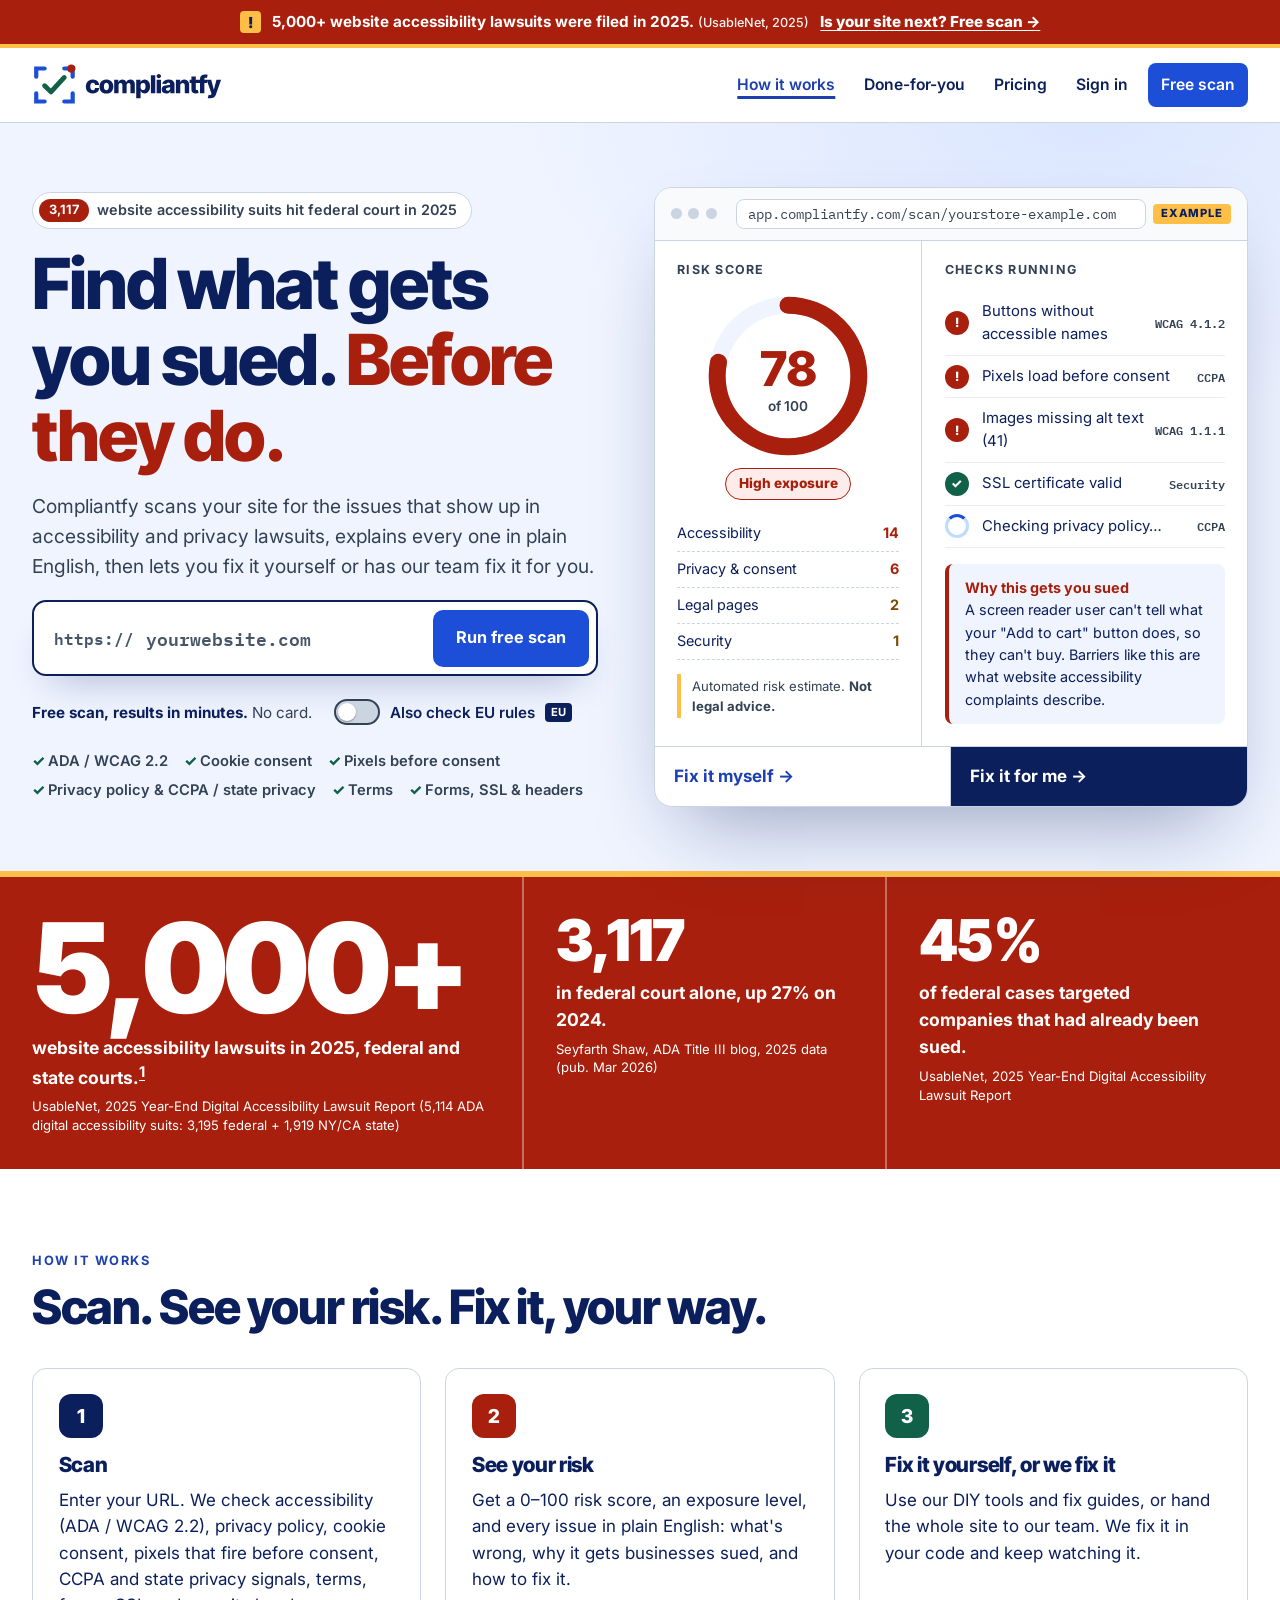
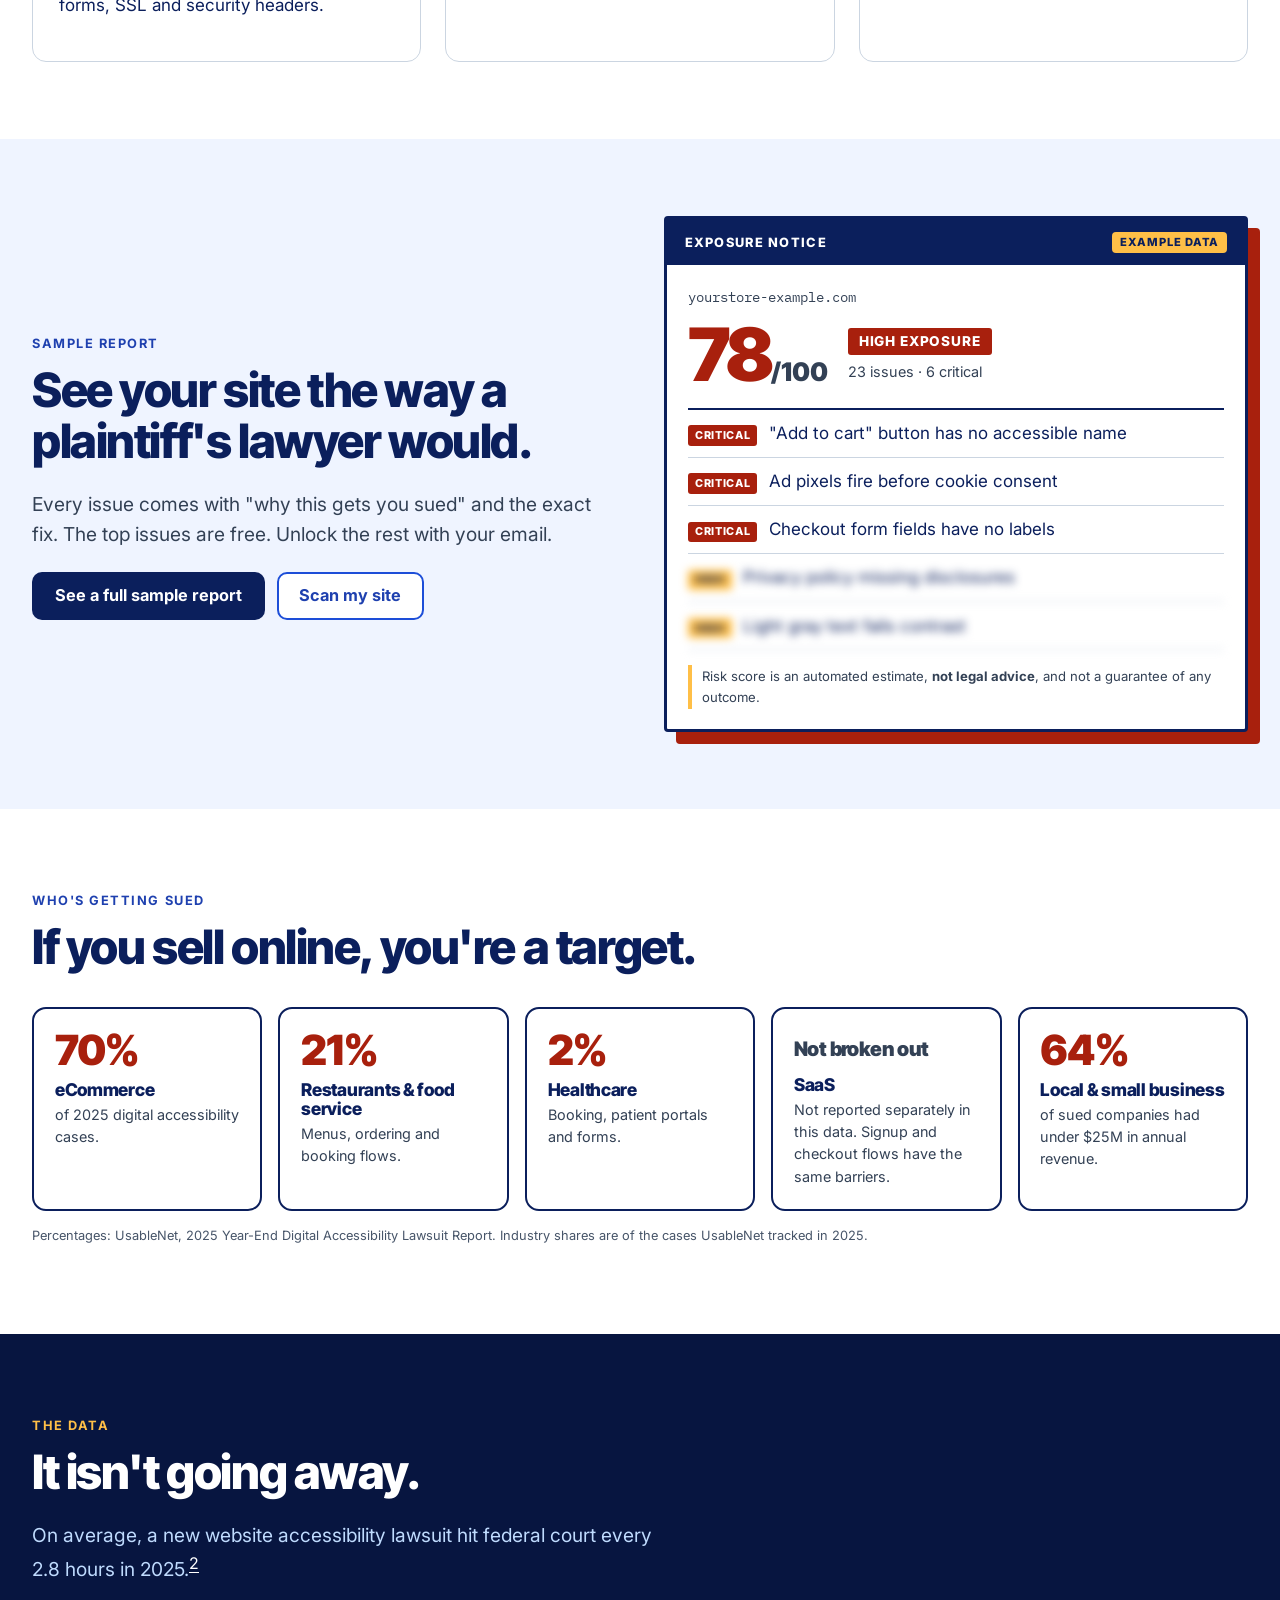
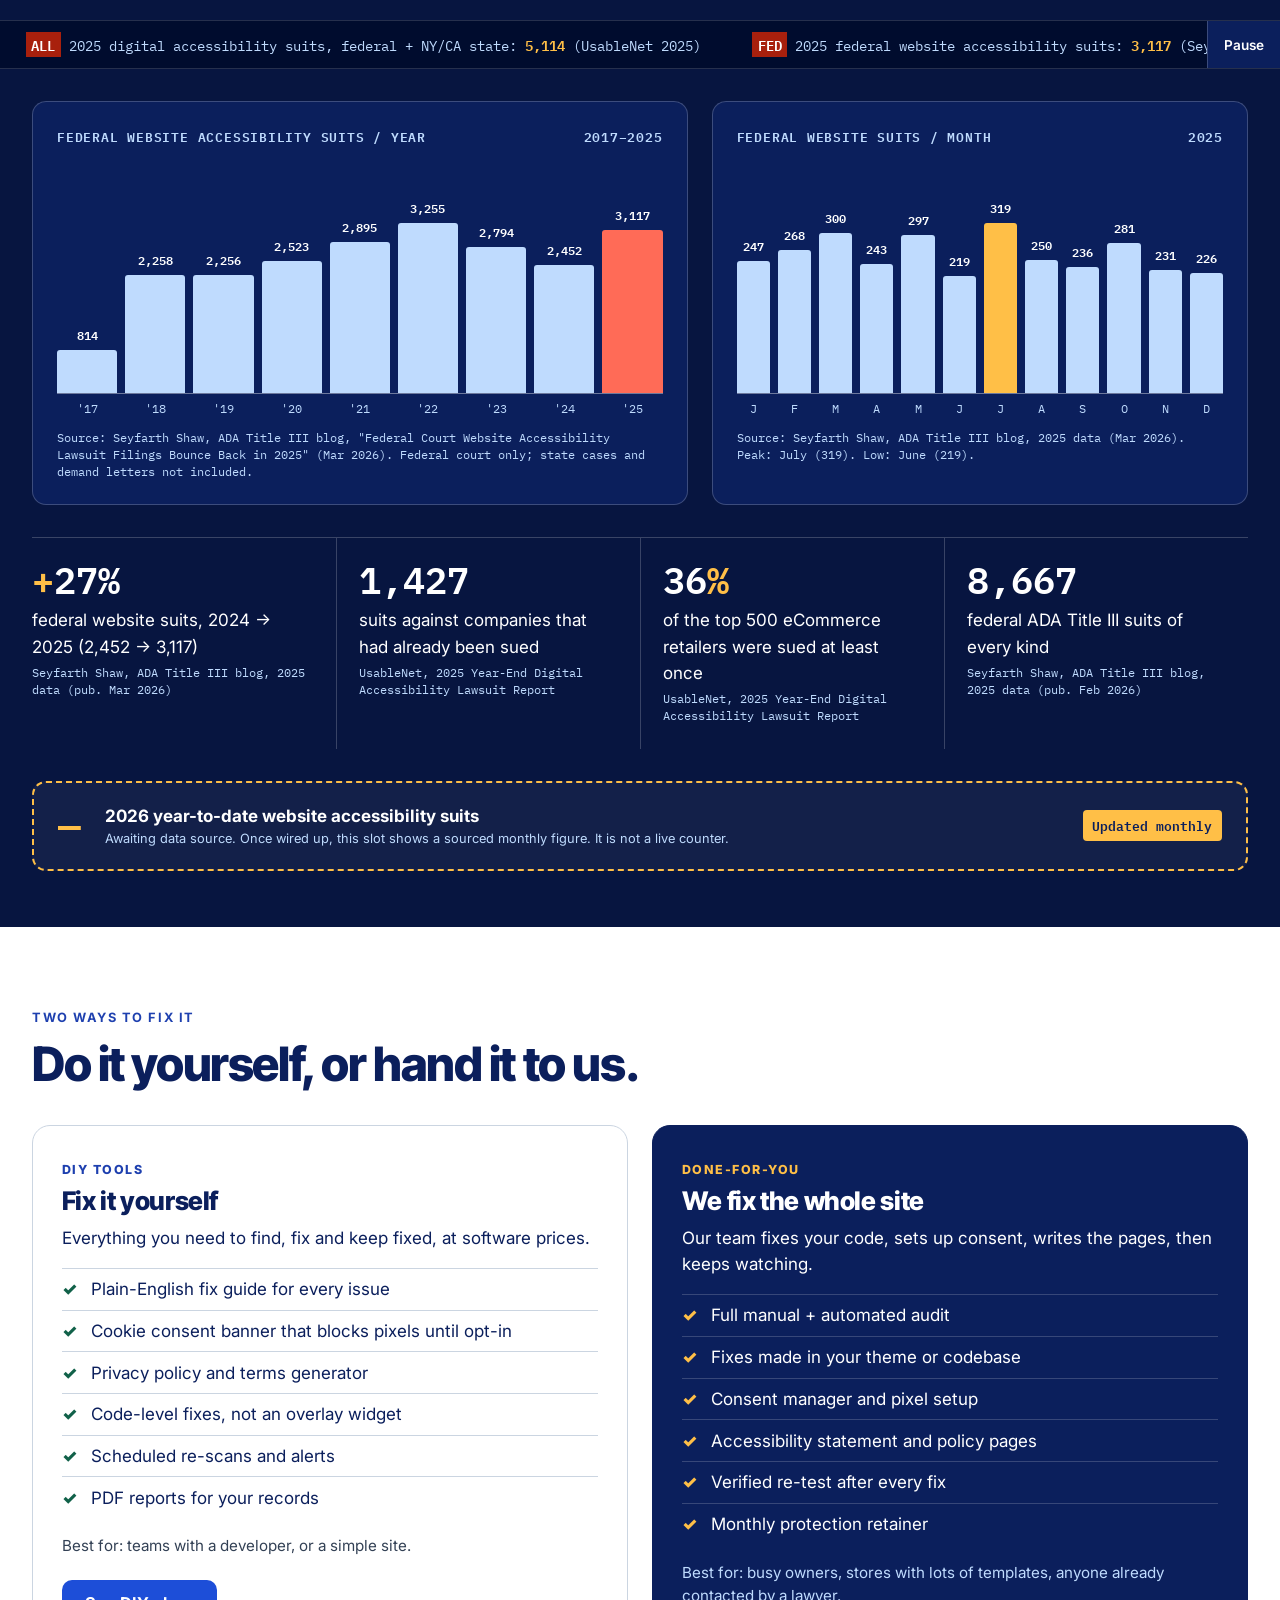
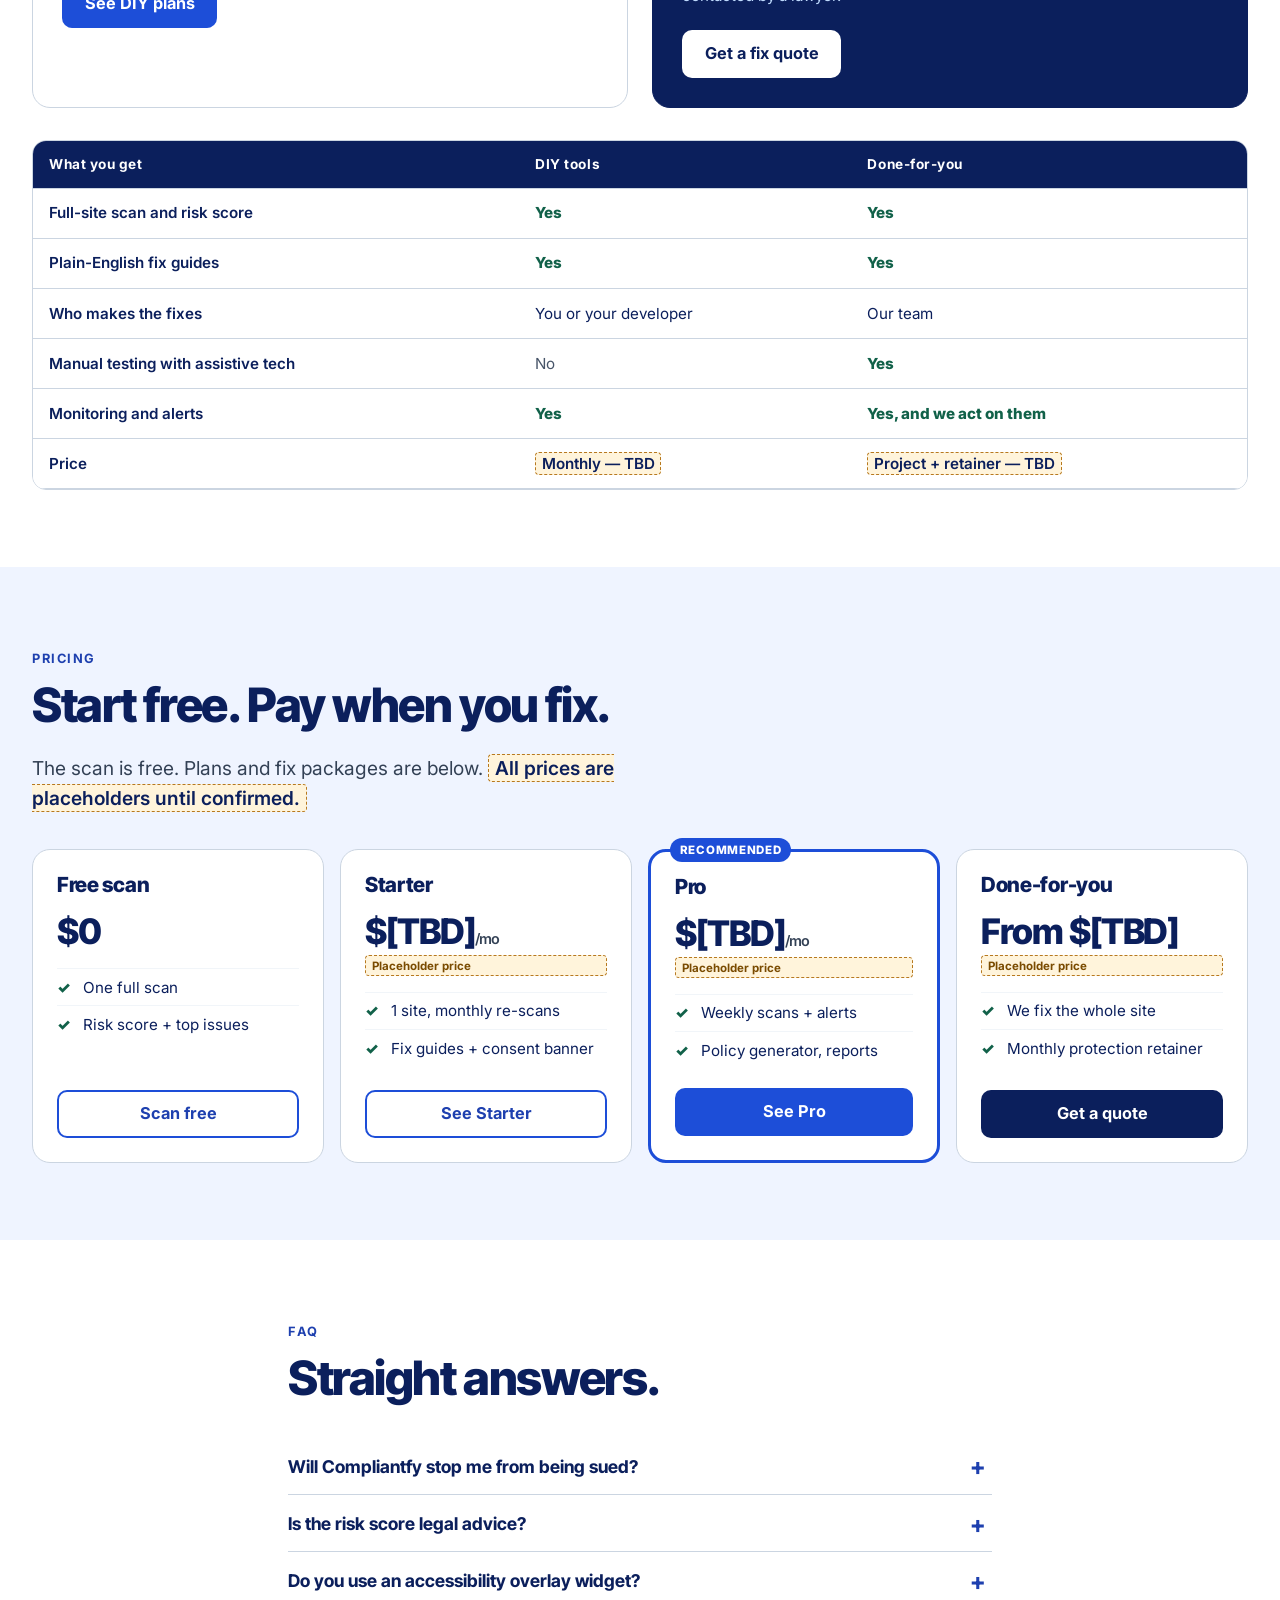
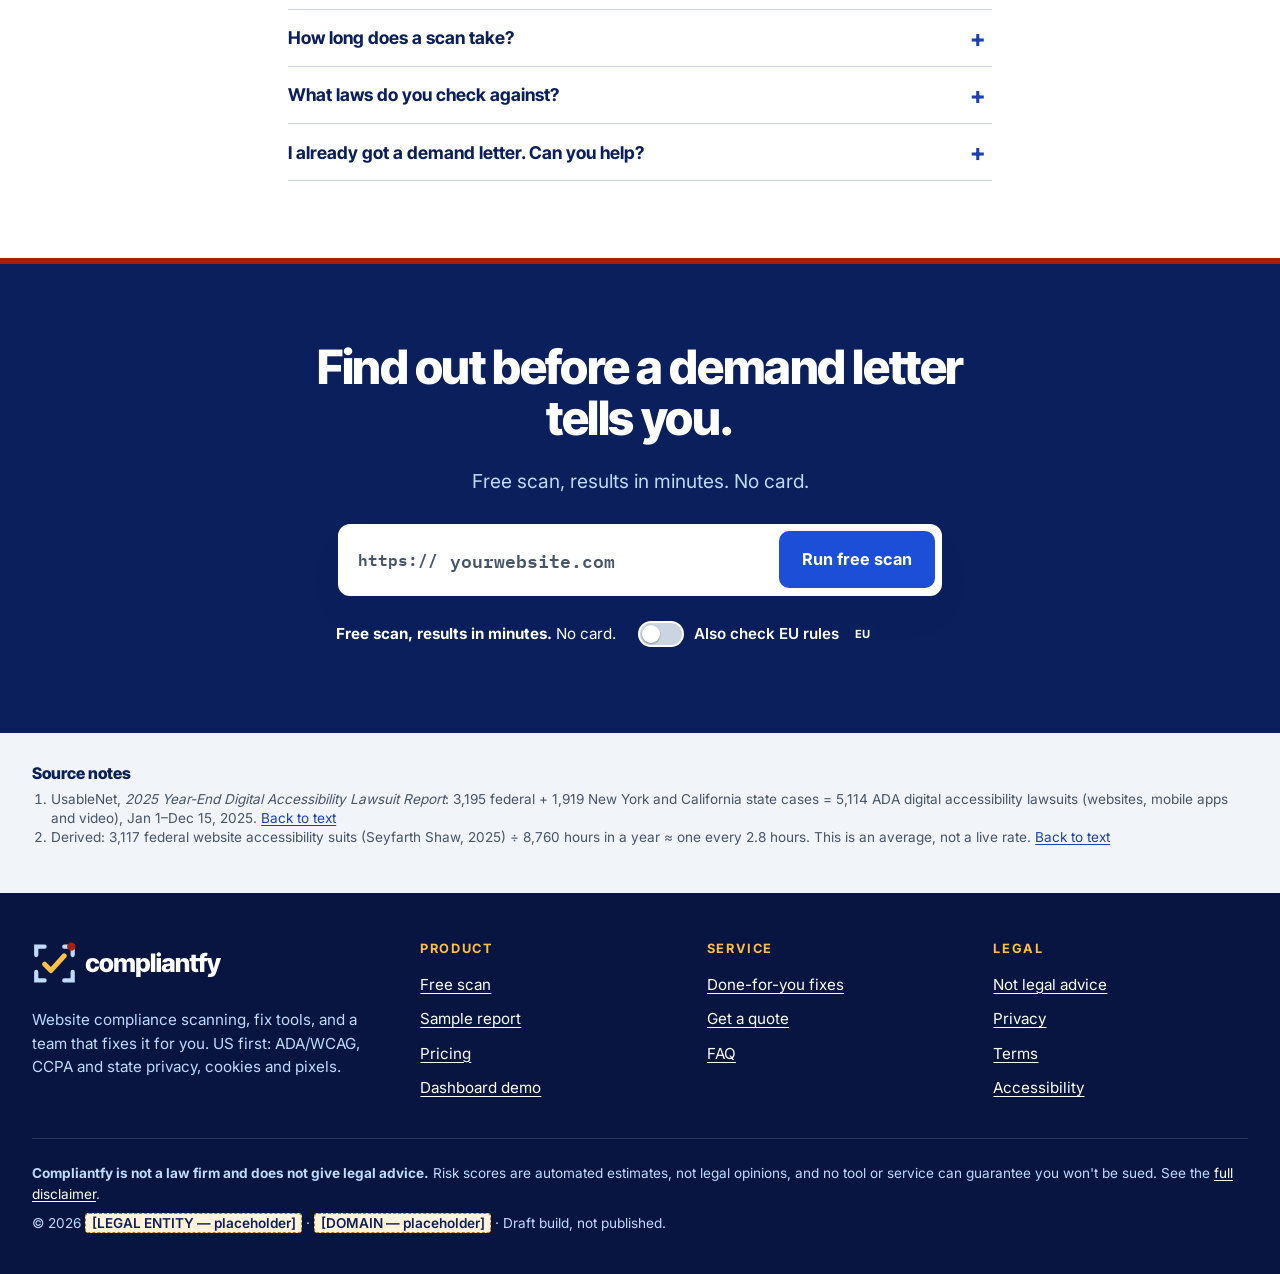
<file: index.html>
<!doctype html>
<html lang="en"><head>
<meta charset="utf-8"><meta name="viewport" content="width=device-width,initial-scale=1">
<title>Compliantfy: find what gets you sued, before they do</title>
<meta name="description" content="Free website compliance scan: ADA/WCAG accessibility, privacy, cookie consent and pixels. Fix it yourself or we fix it for you.">
<meta name="robots" content="noindex, nofollow"><!-- DRAFT: remove noindex at launch -->
<link rel="icon" href="favicon.svg" type="image/svg+xml"><link rel="icon" href="favicon.ico" sizes="32x32"><link rel="apple-touch-icon" href="assets/img/apple-touch-icon.png">
<meta name="theme-color" content="#0B1F5C">
<link rel="preload" href="assets/fonts/inter-var-latin.woff2" as="font" type="font/woff2" crossorigin>
<link rel="stylesheet" href="assets/css/site.css">
</head>
<body>
<a class="skip" href="#main">Skip to content</a>
<div class="ribbon" role="region" aria-label="Lawsuit alert"><div class="wrap"><span class="ic-alert" aria-hidden="true">!</span><span><strong>5,000+ website accessibility lawsuits were filed in 2025.</strong> <small>(UsableNet, 2025)</small></span><a href="index.html#scan">Is your site next? Free scan →</a></div></div>
<header class="site-header"><div class="wrap hdr">
<a class="brand" href="index.html"><img src="assets/img/logo.svg" alt="Compliantfy home" width="271" height="64"></a>
<button class="nav-toggle" type="button" aria-expanded="false" aria-controls="site-nav"><span class="burger" aria-hidden="true"></span>Menu</button>
<nav class="site-nav" id="site-nav" aria-label="Main"><ul><li><a href="index.html" aria-current="page">How it works</a></li><li><a href="done-for-you.html">Done-for-you</a></li><li><a href="pricing.html">Pricing</a></li><li><a href="dashboard.html">Sign in</a></li><li class="cta"><a href="index.html#scan">Free scan</a></li></ul></nav>
</div></header>
<main id="main">
<section class="hero" aria-labelledby="h1"><div class="wrap hero-grid">
<div>
<span class="pill"><b>3,117</b> website accessibility suits hit federal court in 2025 <span class="vh">(Seyfarth Shaw, 2025)</span></span>
<h1 id="h1">Find what gets you sued. <span class="hl-red">Before they do.</span></h1>
<p class="lead">Compliantfy scans your site for the issues that show up in accessibility and privacy lawsuits, explains every one in plain English, then lets you fix it yourself or has our team fix it for you.</p>
<div id="scan"><form class="scan-form" data-scan-form novalidate role="search" aria-label="Free website scan">
<label class="vh" for="hero-url">Your website address</label>
<div class="scan-box"><span class="pre" aria-hidden="true">https://</span><input id="hero-url" name="url" type="text" inputmode="url" autocomplete="url" spellcheck="false" placeholder="yourwebsite.com" aria-describedby="hero-err hero-meta"><button class="btn btn-primary" type="submit">Run free scan</button></div>
<p class="field-err" id="hero-err" hidden></p>
<div class="scan-meta" id="hero-meta"><span><strong>Free scan, results in minutes.</strong> No card.</span>
<label class="switch"><input type="checkbox" name="eu" role="switch"> Also check EU rules <span class="tag">EU</span></label></div>
</form></div>
<ul class="checks" aria-label="What the free scan checks"><li>ADA / WCAG 2.2</li><li>Cookie consent</li><li>Pixels before consent</li><li>Privacy policy &amp; CCPA / state privacy</li><li>Terms</li><li>Forms, SSL &amp; headers</li></ul>
</div>
<div class="app" role="region" aria-label="Product preview with example data">
<div class="app-bar"><span class="dot"></span><span class="dot"></span><span class="dot"></span><span class="url">app.compliantfy.com/scan/yourstore-example.com</span><span class="ex-badge">Example</span></div>
<div class="app-body">
<div class="app-col" style="text-align:center"><h2 class="mini-h" style="text-align:left">Risk score</h2>
<div class="ring"><svg viewBox="0 0 120 120" width="170" height="170" aria-hidden="true"><circle cx="60" cy="60" r="50" fill="none" stroke="#EFF4FF" stroke-width="12"/><circle cx="60" cy="60" r="50" fill="none" stroke="#A8200D" stroke-width="12" stroke-linecap="round" stroke-dasharray="245 314" transform="rotate(-90 60 60)"/></svg><div class="n">78<small>of 100</small></div></div>
<span class="lvl lvl-high">High exposure</span>
<ul class="cats" style="text-align:left"><li>Accessibility <b>14</b></li><li>Privacy &amp; consent <b>6</b></li><li>Legal pages <b class="warn">2</b></li><li>Security <b class="warn">1</b></li></ul>
<p class="disc" style="text-align:left">Automated risk estimate. <strong>Not legal advice.</strong></p></div>
<div class="app-col"><h2 class="mini-h">Checks running</h2>
<ul class="runlist">
<li><span class="st st-fail" aria-hidden="true">!</span><span>Buttons without accessible names</span><span class="tag-std">WCAG 4.1.2</span></li>
<li><span class="st st-fail" aria-hidden="true">!</span><span>Pixels load before consent</span><span class="tag-std">CCPA</span></li>
<li><span class="st st-fail" aria-hidden="true">!</span><span>Images missing alt text (41)</span><span class="tag-std">WCAG 1.1.1</span></li>
<li><span class="st st-pass" aria-hidden="true">✓</span><span>SSL certificate valid</span><span class="tag-std">Security</span></li>
<li><span class="st st-running" aria-hidden="true"></span><span>Checking privacy policy…</span><span class="tag-std">CCPA</span></li>
</ul>
<div class="why"><b>Why this gets you sued</b>A screen reader user can't tell what your "Add to cart" button does, so they can't buy. Barriers like this are what website accessibility complaints describe.</div>
</div></div>
<div class="paths"><a href="pricing.html">Fix it myself →</a><a href="done-for-you.html">Fix it for me →</a></div>
</div>
</div></section>

<section class="redband" aria-labelledby="rb-h"><h2 id="rb-h" class="vh">How many businesses get sued</h2><div class="wrap">
<div class="rb"><span class="big">5,000+</span><p>website accessibility lawsuits in 2025, federal and state courts.<sup><a class="foot-ref" href="#fn1" id="r1" aria-label="Source note 1">1</a></sup></p><cite>UsableNet, 2025 Year-End Digital Accessibility Lawsuit Report (5,114 ADA digital accessibility suits: 3,195 federal + 1,919 NY/CA state)</cite></div>
<div class="rb"><span class="num">3,117</span><p>in federal court alone, up 27% on 2024.</p><cite>Seyfarth Shaw, ADA Title III blog, 2025 data (pub. Mar 2026)</cite></div>
<div class="rb"><span class="num">45%</span><p>of federal cases targeted companies that had already been sued.</p><cite>UsableNet, 2025 Year-End Digital Accessibility Lawsuit Report</cite></div>
</div></section>

<section class="section" id="how" aria-labelledby="how-h"><div class="wrap">
<div class="sec-head"><span class="eyebrow">How it works</span><h2 id="how-h">Scan. See your risk. Fix it, your way.</h2></div>
<ol class="steps">
<li><h3>Scan</h3><p>Enter your URL. We check accessibility (ADA / WCAG 2.2), privacy policy, cookie consent, pixels that fire before consent, CCPA and state privacy signals, terms, forms, SSL and security headers.</p></li>
<li><h3>See your risk</h3><p>Get a 0–100 risk score, an exposure level, and every issue in plain English: what's wrong, why it gets businesses sued, and how to fix it.</p></li>
<li><h3>Fix it yourself, or we fix it</h3><p>Use our DIY tools and fix guides, or hand the whole site to our team. We fix it in your code and keep watching it.</p></li>
</ol></div></section>

<section class="section section-tint" aria-labelledby="sr-h"><div class="wrap teaser-grid">
<div><span class="eyebrow">Sample report</span><h2 id="sr-h">See your site the way a plaintiff's lawyer would.</h2>
<p class="lead">Every issue comes with "why this gets you sued" and the exact fix. The top issues are free. Unlock the rest with your email.</p>
<div class="btn-row"><a class="btn btn-dark" href="report.html">See a full sample report</a><a class="btn btn-outline" href="#scan">Scan my site</a></div></div>
<article class="notice" aria-label="Sample exposure notice with example data">
<div class="notice-hd"><span>Exposure notice</span><span class="ex-badge">Example data</span></div>
<div class="notice-bd">
<div class="mono" style="font-size:.9rem;color:var(--slate)">yourstore-example.com</div>
<div style="display:flex;align-items:center;gap:1.2rem;margin:.6rem 0;flex-wrap:wrap"><div class="score-num" style="font-size:4.6rem">78<small>/100</small></div><div><span class="sev sev-critical" style="font-size:.85rem;padding:.4rem .7rem">High exposure</span><div style="font-size:.9rem;color:var(--slate);margin-top:.4rem">23 issues · 6 critical</div></div></div>
<ul class="issue-lines">
<li><span class="sev sev-critical">Critical</span><span>"Add to cart" button has no accessible name</span></li>
<li><span class="sev sev-critical">Critical</span><span>Ad pixels fire before cookie consent</span></li>
<li><span class="sev sev-critical">Critical</span><span>Checkout form fields have no labels</span></li>
<li class="blur" aria-hidden="true"><span class="sev sev-high">High</span><span>Privacy policy missing disclosures</span></li>
<li class="blur" aria-hidden="true"><span class="sev sev-high">High</span><span>Light gray text fails contrast</span></li>
</ul>
<p class="disc">Risk score is an automated estimate, <strong>not legal advice</strong>, and not a guarantee of any outcome.</p>
</div></article>
</div></section>

<section class="section" aria-labelledby="who-h"><div class="wrap">
<div class="sec-head"><span class="eyebrow">Who's getting sued</span><h2 id="who-h">If you sell online, you're a target.</h2></div>
<div class="inds">
<div class="ind"><span class="pct">70%</span><h3>eCommerce</h3><p>of 2025 digital accessibility cases.</p></div>
<div class="ind"><span class="pct">21%</span><h3>Restaurants &amp; food service</h3><p>Menus, ordering and booking flows.</p></div>
<div class="ind"><span class="pct">2%</span><h3>Healthcare</h3><p>Booking, patient portals and forms.</p></div>
<div class="ind"><span class="pct na">Not broken out</span><h3>SaaS</h3><p>Not reported separately in this data. Signup and checkout flows have the same barriers.</p></div>
<div class="ind"><span class="pct">64%</span><h3>Local &amp; small business</h3><p>of sued companies had under $25M in annual revenue.</p></div>
</div>
<p class="cite" style="margin-top:1rem">Percentages: UsableNet, 2025 Year-End Digital Accessibility Lawsuit Report. Industry shares are of the cases UsableNet tracked in 2025.</p>
</div></section>

<section class="section section-deep" aria-labelledby="gone-h" style="padding-bottom:0"><div class="wrap">
<div class="sec-head"><span class="eyebrow" style="color:var(--amber)">The data</span><h2 id="gone-h">It isn't going away.</h2>
<p class="lead" style="color:var(--sky)">On average, a new website accessibility lawsuit hit federal court every 2.8 hours in 2025.<sup><a class="foot-ref" href="#fn2" id="r2" aria-label="Source note 2">2</a></sup></p></div>
</div>
<div class="ticker" data-paused="false" role="region" aria-label="Cited lawsuit facts"><div class="ticker-track"><div class="ticker-inner"><span><i>ALL</i>2025 digital accessibility suits, federal + NY/CA state: <b>5,114</b> (UsableNet 2025)</span><span><i>FED</i>2025 federal website accessibility suits: <b>3,117</b> (Seyfarth Shaw 2025)</span><span><i>UP</i>Change in federal website suits vs 2024: <b>+27%</b> (Seyfarth Shaw 2025)</span><span><i>REPEAT</i>Suits against companies already sued: <b>1,427</b> (UsableNet 2025)</span><span><i>SMB</i>Sued companies under $25M revenue: <b>64%</b> (UsableNet 2025)</span><span><i>ADA III</i>All federal ADA Title III suits: <b>8,667</b> (Seyfarth Shaw 2025)</span><span><i>NY</i>Federal website suits in New York: <b>1,021</b> (Seyfarth Shaw 2025)</span><span aria-hidden="true"><i>ALL</i>2025 digital accessibility suits, federal + NY/CA state: <b>5,114</b> (UsableNet 2025)</span><span aria-hidden="true"><i>FED</i>2025 federal website accessibility suits: <b>3,117</b> (Seyfarth Shaw 2025)</span><span aria-hidden="true"><i>UP</i>Change in federal website suits vs 2024: <b>+27%</b> (Seyfarth Shaw 2025)</span><span aria-hidden="true"><i>REPEAT</i>Suits against companies already sued: <b>1,427</b> (UsableNet 2025)</span><span aria-hidden="true"><i>SMB</i>Sued companies under $25M revenue: <b>64%</b> (UsableNet 2025)</span><span aria-hidden="true"><i>ADA III</i>All federal ADA Title III suits: <b>8,667</b> (Seyfarth Shaw 2025)</span><span aria-hidden="true"><i>NY</i>Federal website suits in New York: <b>1,021</b> (Seyfarth Shaw 2025)</span></div></div><button class="ticker-btn" type="button" aria-pressed="false">Pause</button></div>
<div class="wrap" style="padding-top:2rem;padding-bottom:3.5rem">
<div class="charts"><figure class="panel" style="margin:0"><h3><span>Federal website accessibility suits / year</span><span>2017–2025</span></h3>
<div class="bars" role="img" aria-label="Federal website accessibility lawsuits per year: 2017: 814, 2018: 2,258, 2019: 2,256, 2020: 2,523, 2021: 2,895, 2022: 3,255, 2023: 2,794, 2024: 2,452, 2025: 3,117"><div class="b"><span>814</span><i style="height:43px"></i></div><div class="b"><span>2,258</span><i style="height:118px"></i></div><div class="b"><span>2,256</span><i style="height:118px"></i></div><div class="b"><span>2,523</span><i style="height:132px"></i></div><div class="b"><span>2,895</span><i style="height:151px"></i></div><div class="b"><span>3,255</span><i style="height:170px"></i></div><div class="b"><span>2,794</span><i style="height:146px"></i></div><div class="b"><span>2,452</span><i style="height:128px"></i></div><div class="b now"><span>3,117</span><i style="height:163px"></i></div></div>
<div class="bars-x" aria-hidden="true"><span>'17</span><span>'18</span><span>'19</span><span>'20</span><span>'21</span><span>'22</span><span>'23</span><span>'24</span><span>'25</span></div>
<figcaption class="cite">Source: Seyfarth Shaw, ADA Title III blog, "Federal Court Website Accessibility Lawsuit Filings Bounce Back in 2025" (Mar 2026). Federal court only; state cases and demand letters not included.</figcaption></figure><figure class="panel" style="margin:0"><h3><span>Federal website suits / month</span><span>2025</span></h3>
<div class="bars" role="img" aria-label="Federal website accessibility lawsuits per month in 2025: Jan 247, Feb 268, Mar 300, Apr 243, May 297, Jun 219, Jul 319, Aug 250, Sep 236, Oct 281, Nov 231, Dec 226. Peak July, 319."><div class="b"><span>247</span><i style="height:132px"></i></div><div class="b"><span>268</span><i style="height:143px"></i></div><div class="b"><span>300</span><i style="height:160px"></i></div><div class="b"><span>243</span><i style="height:129px"></i></div><div class="b"><span>297</span><i style="height:158px"></i></div><div class="b"><span>219</span><i style="height:117px"></i></div><div class="b hot"><span>319</span><i style="height:170px"></i></div><div class="b"><span>250</span><i style="height:133px"></i></div><div class="b"><span>236</span><i style="height:126px"></i></div><div class="b"><span>281</span><i style="height:150px"></i></div><div class="b"><span>231</span><i style="height:123px"></i></div><div class="b"><span>226</span><i style="height:120px"></i></div></div>
<div class="bars-x" aria-hidden="true"><span>J</span><span>F</span><span>M</span><span>A</span><span>M</span><span>J</span><span>J</span><span>A</span><span>S</span><span>O</span><span>N</span><span>D</span></div>
<figcaption class="cite">Source: Seyfarth Shaw, ADA Title III blog, 2025 data (Mar 2026). Peak: July (319). Low: June (219).</figcaption></figure></div>
<div class="facts">
<div class="fact"><b><em>+</em>27%</b><p>federal website suits, 2024 → 2025 (2,452 → 3,117)</p><cite>Seyfarth Shaw, ADA Title III blog, 2025 data (pub. Mar 2026)</cite></div>
<div class="fact"><b>1,427</b><p>suits against companies that had already been sued</p><cite>UsableNet, 2025 Year-End Digital Accessibility Lawsuit Report</cite></div>
<div class="fact"><b>36<em>%</em></b><p>of the top 500 eCommerce retailers were sued at least once</p><cite>UsableNet, 2025 Year-End Digital Accessibility Lawsuit Report</cite></div>
<div class="fact"><b>8,667</b><p>federal ADA Title III suits of every kind</p><cite>Seyfarth Shaw, ADA Title III blog, 2025 data (pub. Feb 2026)</cite></div>
</div>
<div class="counter-slot" data-counter="ytd" data-counter-source="" data-counter-updated="">
<div class="val" data-counter-value>—</div>
<div><div class="lbl">2026 year-to-date website accessibility suits</div><div class="cite" style="color:var(--sky)" data-counter-cite>Awaiting data source. Once wired up, this slot shows a sourced monthly figure. It is not a live counter.</div></div>
<div class="upd">Updated monthly</div>
</div>
</div></section>

<section class="section" aria-labelledby="cmp-h"><div class="wrap">
<div class="sec-head"><span class="eyebrow">Two ways to fix it</span><h2 id="cmp-h">Do it yourself, or hand it to us.</h2></div>
<div class="compare">
<div class="card"><span class="k">DIY tools</span><h3>Fix it yourself</h3><p>Everything you need to find, fix and keep fixed, at software prices.</p>
<ul><li>Plain-English fix guide for every issue</li><li>Cookie consent banner that blocks pixels until opt-in</li><li>Privacy policy and terms generator</li><li>Code-level fixes, not an overlay widget</li><li>Scheduled re-scans and alerts</li><li>PDF reports for your records</li></ul>
<p class="best">Best for: teams with a developer, or a simple site.</p><div class="btn-row"><a class="btn btn-primary" href="pricing.html">See DIY plans</a></div></div>
<div class="card dark"><span class="k">Done-for-you</span><h3>We fix the whole site</h3><p>Our team fixes your code, sets up consent, writes the pages, then keeps watching.</p>
<ul><li>Full manual + automated audit</li><li>Fixes made in your theme or codebase</li><li>Consent manager and pixel setup</li><li>Accessibility statement and policy pages</li><li>Verified re-test after every fix</li><li>Monthly protection retainer</li></ul>
<p class="best">Best for: busy owners, stores with lots of templates, anyone already contacted by a lawyer.</p><div class="btn-row"><a class="btn btn-light" href="quote.html">Get a fix quote</a></div></div>
</div>
<div class="tbl-wrap" tabindex="0" role="region" aria-label="Comparison table (scrolls sideways on small screens)" style="margin-top:2rem"><table class="cmp"><caption class="vh">DIY tools compared with done-for-you service</caption>
<thead><tr><th scope="col">What you get</th><th scope="col">DIY tools</th><th scope="col">Done-for-you</th></tr></thead>
<tbody>
<tr><th scope="row">Full-site scan and risk score</th><td class="yes">Yes</td><td class="yes">Yes</td></tr>
<tr><th scope="row">Plain-English fix guides</th><td class="yes">Yes</td><td class="yes">Yes</td></tr>
<tr><th scope="row">Who makes the fixes</th><td>You or your developer</td><td>Our team</td></tr>
<tr><th scope="row">Manual testing with assistive tech</th><td class="no">No</td><td class="yes">Yes</td></tr>
<tr><th scope="row">Monitoring and alerts</th><td class="yes">Yes</td><td class="yes">Yes, and we act on them</td></tr>
<tr><th scope="row">Price</th><td><span class="ph">Monthly — TBD</span></td><td><span class="ph">Project + retainer — TBD</span></td></tr>
</tbody></table></div>
</div></section>

<section class="section section-tint" aria-labelledby="pt-h"><div class="wrap">
<div class="sec-head"><span class="eyebrow">Pricing</span><h2 id="pt-h">Start free. Pay when you fix.</h2><p class="lead">The scan is free. Plans and fix packages are below. <span class="ph">All prices are placeholders until confirmed.</span></p></div>
<div class="tiers">
<div class="tier"><h3>Free scan</h3><div class="price">$0</div><ul><li>One full scan</li><li>Risk score + top issues</li></ul><a class="btn btn-outline" href="#scan">Scan free</a></div>
<div class="tier"><h3>Starter</h3><div class="price">$[TBD]<small>/mo</small></div><span class="ph-note">Placeholder price</span><ul><li>1 site, monthly re-scans</li><li>Fix guides + consent banner</li></ul><a class="btn btn-outline" href="pricing.html">See Starter</a></div>
<div class="tier feat"><span class="badge">Recommended</span><h3>Pro</h3><div class="price">$[TBD]<small>/mo</small></div><span class="ph-note">Placeholder price</span><ul><li>Weekly scans + alerts</li><li>Policy generator, reports</li></ul><a class="btn btn-primary" href="pricing.html">See Pro</a></div>
<div class="tier"><h3>Done-for-you</h3><div class="price">From $[TBD]</div><span class="ph-note">Placeholder price</span><ul><li>We fix the whole site</li><li>Monthly protection retainer</li></ul><a class="btn btn-dark" href="quote.html">Get a quote</a></div>
</div></div></section>

<section class="section faq" id="faq" aria-labelledby="faq-h"><div class="wrap narrow">
<div class="sec-head"><span class="eyebrow">FAQ</span><h2 id="faq-h">Straight answers.</h2></div>
<details><summary>Will Compliantfy stop me from being sued?</summary><p>No one can promise that, and we won't. Fixing the barriers and privacy gaps that show up in lawsuits lowers your risk and shows good faith. It doesn't make you immune.</p></details>
<details><summary>Is the risk score legal advice?</summary><p>No. It's an automated estimate based on the issues our scan detects. For legal questions, talk to a licensed attorney. See our <a href="disclaimer.html">disclaimer</a>.</p></details>
<details><summary>Do you use an accessibility overlay widget?</summary><p>No. We fix issues in your actual code and content. UsableNet's 2025 report notes that lawsuits kept being filed against companies using accessibility widgets.</p></details>
<details><summary>How long does a scan take?</summary><p>Results in minutes. Bigger sites take longer, and you'll see progress as each check runs.</p></details>
<details><summary>What laws do you check against?</summary><p>US first: the ADA with WCAG 2.2 AA as the technical benchmark, CCPA/CPRA and other US state privacy laws, and cookie and pixel consent. Turn on the EU toggle to add GDPR and European Accessibility Act checks.</p></details>
<details><summary>I already got a demand letter. Can you help?</summary><p>We can audit and fix your site quickly and document what changed. Your attorney handles the legal response. <a href="quote.html">Request a quote</a>.</p></details>
</div></section>

<section class="final" aria-labelledby="fin-h"><div class="wrap narrow">
<h2 id="fin-h" style="color:#fff">Find out before a demand letter tells you.</h2>
<p class="lead" style="color:var(--sky);margin:0 auto">Free scan, results in minutes. No card.</p>
<form class="scan-form" data-scan-form novalidate role="search" aria-label="Free website scan">
<label class="vh" for="final-url">Your website address</label>
<div class="scan-box"><span class="pre" aria-hidden="true">https://</span><input id="final-url" name="url" type="text" inputmode="url" autocomplete="url" spellcheck="false" placeholder="yourwebsite.com" aria-describedby="final-err final-meta"><button class="btn btn-primary" type="submit">Run free scan</button></div>
<p class="field-err" id="final-err" hidden></p>
<div class="scan-meta" id="final-meta"><span><strong>Free scan, results in minutes.</strong> No card.</span>
<label class="switch"><input type="checkbox" name="eu" role="switch"> Also check EU rules <span class="tag">EU</span></label></div>
</form>
</div></section>

<section class="section-soft" aria-labelledby="notes-h" style="padding:2rem 0"><div class="wrap">
<h2 id="notes-h" style="font-size:1rem;letter-spacing:0">Source notes</h2>
<ol class="cite" style="padding-left:1.2rem;font-size:.85rem">
<li id="fn1">UsableNet, <em>2025 Year-End Digital Accessibility Lawsuit Report</em>: 3,195 federal + 1,919 New York and California state cases = 5,114 ADA digital accessibility lawsuits (websites, mobile apps and video), Jan 1–Dec 15, 2025. <a href="#r1">Back to text</a></li>
<li id="fn2">Derived: 3,117 federal website accessibility suits (Seyfarth Shaw, 2025) ÷ 8,760 hours in a year ≈ one every 2.8 hours. This is an average, not a live rate. <a href="#r2">Back to text</a></li>
</ol></div></section>
</main>
<footer class="site-footer"><div class="wrap">
<div class="ft">
<div><img src="assets/img/logo-reverse.svg" alt="Compliantfy" width="190" height="45"><p style="margin-top:1rem">Website compliance scanning, fix tools, and a team that fixes it for you. US first: ADA/WCAG, CCPA and state privacy, cookies and pixels.</p></div>
<div><h2>Product</h2><ul><li><a href="index.html#scan">Free scan</a></li><li><a href="report.html">Sample report</a></li><li><a href="pricing.html">Pricing</a></li><li><a href="dashboard.html">Dashboard demo</a></li></ul></div>
<div><h2>Service</h2><ul><li><a href="done-for-you.html">Done-for-you fixes</a></li><li><a href="quote.html">Get a quote</a></li><li><a href="index.html#faq">FAQ</a></li></ul></div>
<div><h2>Legal</h2><ul><li><a href="disclaimer.html">Not legal advice</a></li><li><a href="privacy.html">Privacy</a></li><li><a href="terms.html">Terms</a></li><li><a href="accessibility.html">Accessibility</a></li></ul></div>
</div>
<div class="ft-legal">
<p><strong>Compliantfy is not a law firm and does not give legal advice.</strong> Risk scores are automated estimates, not legal opinions, and no tool or service can guarantee you won't be sued. See the <a href="disclaimer.html">full disclaimer</a>.</p>
<p>© 2026 <span class="ph">[LEGAL ENTITY — placeholder]</span> · <span class="ph">[DOMAIN — placeholder]</span> · Draft build, not published.</p>
</div></div></footer>
<script src="assets/js/site.js" defer></script>
</body></html>
</file>
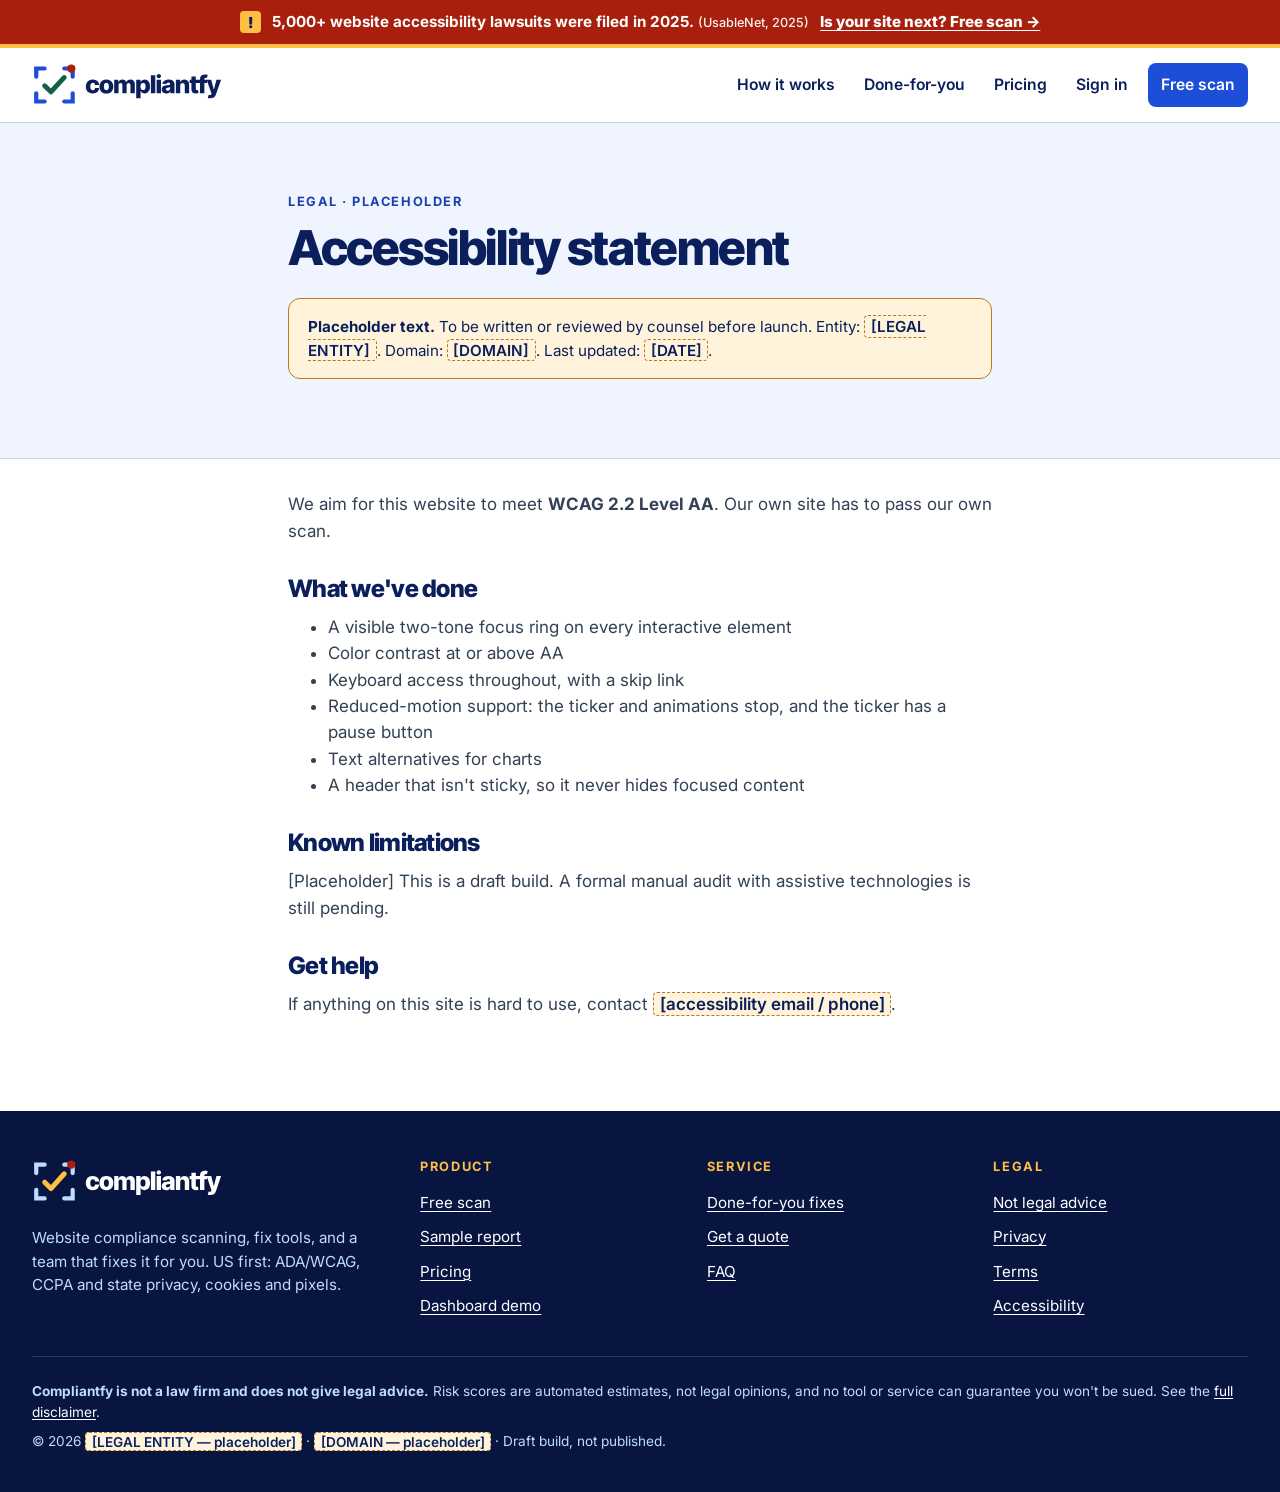
<file: accessibility.html>
<!doctype html>
<html lang="en"><head>
<meta charset="utf-8"><meta name="viewport" content="width=device-width,initial-scale=1">
<title>Accessibility statement · Compliantfy</title>
<meta name="description" content="Accessibility statement">
<meta name="robots" content="noindex, nofollow"><!-- DRAFT: remove noindex at launch -->
<link rel="icon" href="favicon.svg" type="image/svg+xml"><link rel="icon" href="favicon.ico" sizes="32x32"><link rel="apple-touch-icon" href="assets/img/apple-touch-icon.png">
<meta name="theme-color" content="#0B1F5C">
<link rel="preload" href="assets/fonts/inter-var-latin.woff2" as="font" type="font/woff2" crossorigin>
<link rel="stylesheet" href="assets/css/site.css">
</head>
<body>
<a class="skip" href="#main">Skip to content</a>
<div class="ribbon" role="region" aria-label="Lawsuit alert"><div class="wrap"><span class="ic-alert" aria-hidden="true">!</span><span><strong>5,000+ website accessibility lawsuits were filed in 2025.</strong> <small>(UsableNet, 2025)</small></span><a href="index.html#scan">Is your site next? Free scan →</a></div></div>
<header class="site-header"><div class="wrap hdr">
<a class="brand" href="index.html"><img src="assets/img/logo.svg" alt="Compliantfy home" width="271" height="64"></a>
<button class="nav-toggle" type="button" aria-expanded="false" aria-controls="site-nav"><span class="burger" aria-hidden="true"></span>Menu</button>
<nav class="site-nav" id="site-nav" aria-label="Main"><ul><li><a href="index.html">How it works</a></li><li><a href="done-for-you.html">Done-for-you</a></li><li><a href="pricing.html">Pricing</a></li><li><a href="dashboard.html">Sign in</a></li><li class="cta"><a href="index.html#scan">Free scan</a></li></ul></nav>
</div></header>
<main id="main">
<section class="phero"><div class="wrap narrow"><span class="eyebrow">Legal · placeholder</span><h1 style="font-size:clamp(2rem,1.3rem + 2.6vw,3rem)">Accessibility statement</h1><p class="note-box"><strong>Placeholder text.</strong> To be written or reviewed by counsel before launch. Entity: <span class="ph">[LEGAL ENTITY]</span>. Domain: <span class="ph">[DOMAIN]</span>. Last updated: <span class="ph">[DATE]</span>.</p></div></section><section class="section legal" style="padding-top:2rem"><div class="wrap narrow"><p>We aim for this website to meet <strong>WCAG 2.2 Level AA</strong>. Our own site has to pass our own scan.</p>
<h2>What we've done</h2><ul><li>A visible two-tone focus ring on every interactive element</li><li>Color contrast at or above AA</li><li>Keyboard access throughout, with a skip link</li><li>Reduced-motion support: the ticker and animations stop, and the ticker has a pause button</li><li>Text alternatives for charts</li><li>A header that isn't sticky, so it never hides focused content</li></ul>
<h2>Known limitations</h2><p>[Placeholder] This is a draft build. A formal manual audit with assistive technologies is still pending.</p>
<h2>Get help</h2><p>If anything on this site is hard to use, contact <span class="ph">[accessibility email / phone]</span>.</p></div></section>
</main>
<footer class="site-footer"><div class="wrap">
<div class="ft">
<div><img src="assets/img/logo-reverse.svg" alt="Compliantfy" width="190" height="45"><p style="margin-top:1rem">Website compliance scanning, fix tools, and a team that fixes it for you. US first: ADA/WCAG, CCPA and state privacy, cookies and pixels.</p></div>
<div><h2>Product</h2><ul><li><a href="index.html#scan">Free scan</a></li><li><a href="report.html">Sample report</a></li><li><a href="pricing.html">Pricing</a></li><li><a href="dashboard.html">Dashboard demo</a></li></ul></div>
<div><h2>Service</h2><ul><li><a href="done-for-you.html">Done-for-you fixes</a></li><li><a href="quote.html">Get a quote</a></li><li><a href="index.html#faq">FAQ</a></li></ul></div>
<div><h2>Legal</h2><ul><li><a href="disclaimer.html">Not legal advice</a></li><li><a href="privacy.html">Privacy</a></li><li><a href="terms.html">Terms</a></li><li><a href="accessibility.html">Accessibility</a></li></ul></div>
</div>
<div class="ft-legal">
<p><strong>Compliantfy is not a law firm and does not give legal advice.</strong> Risk scores are automated estimates, not legal opinions, and no tool or service can guarantee you won't be sued. See the <a href="disclaimer.html">full disclaimer</a>.</p>
<p>© 2026 <span class="ph">[LEGAL ENTITY — placeholder]</span> · <span class="ph">[DOMAIN — placeholder]</span> · Draft build, not published.</p>
</div></div></footer>
<script src="assets/js/site.js" defer></script>
</body></html>
</file>
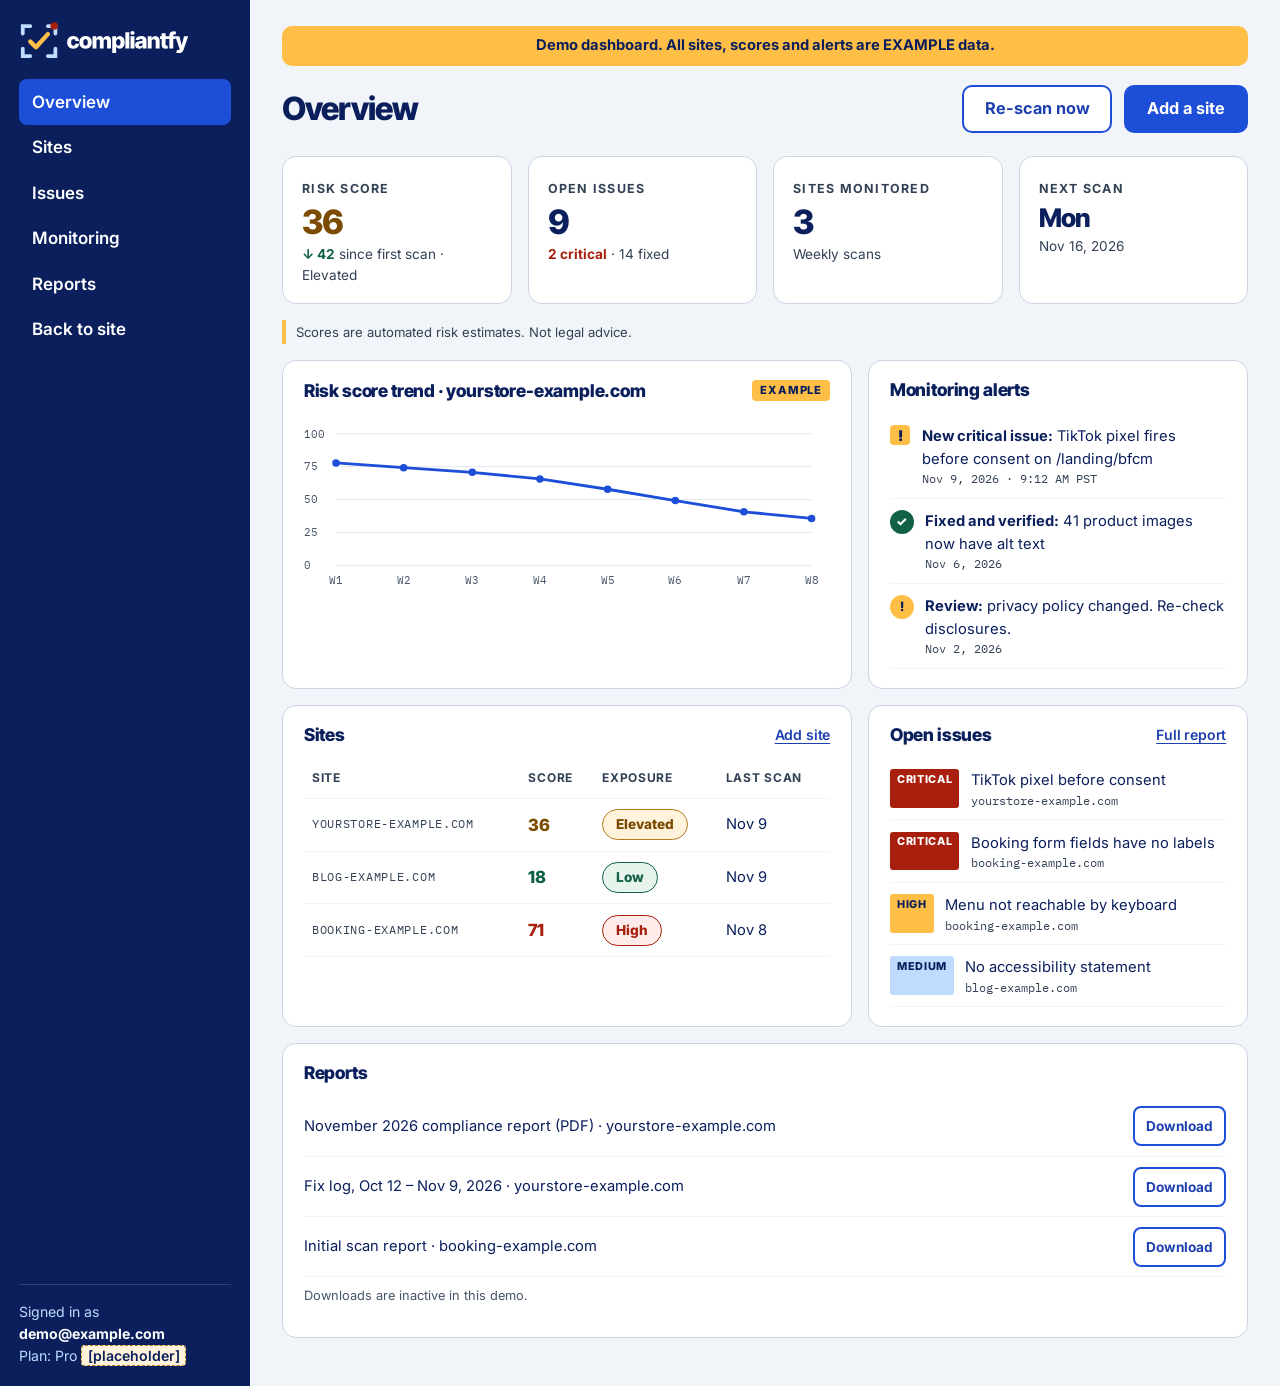
<file: dashboard.html>
<!doctype html>
<html lang="en"><head>
<meta charset="utf-8"><meta name="viewport" content="width=device-width,initial-scale=1">
<title>Dashboard (demo) · Compliantfy</title>
<meta name="description" content="Compliantfy dashboard demo with example data.">
<meta name="robots" content="noindex, nofollow"><!-- DRAFT: remove noindex at launch -->
<link rel="icon" href="favicon.svg" type="image/svg+xml"><link rel="icon" href="favicon.ico" sizes="32x32"><link rel="apple-touch-icon" href="assets/img/apple-touch-icon.png">
<meta name="theme-color" content="#0B1F5C">
<link rel="preload" href="assets/fonts/inter-var-latin.woff2" as="font" type="font/woff2" crossorigin>
<link rel="stylesheet" href="assets/css/site.css">
</head>
<body><a class="skip" href="#main">Skip to content</a>
<div class="app-shell">
<header class="side">
<a class="brand" href="index.html"><img src="assets/img/logo-reverse.svg" alt="Compliantfy home" width="170" height="40"></a>
<nav aria-label="Dashboard"><ul><li><a href="dashboard.html" aria-current="page">Overview</a></li><li><a href="#sites">Sites</a></li><li><a href="#issues">Issues</a></li><li><a href="#alerts">Monitoring</a></li><li><a href="#reports">Reports</a></li><li><a href="index.html">Back to site</a></li></ul></nav>
<div class="acct">Signed in as <strong style="color:#fff">demo@example.com</strong><br>Plan: Pro <span class="ph">[placeholder]</span></div>
</header>
<main class="main" id="main">
<div class="ex-bar" style="border-radius:10px;margin-bottom:1.2rem">Demo dashboard. All sites, scores and alerts are EXAMPLE data.</div>
<div class="topbar"><h1>Overview</h1><div class="btn-row" style="margin:0"><a class="btn btn-outline" href="scan.html?url=yourstore-example.com">Re-scan now</a><a class="btn btn-primary" href="index.html#scan">Add a site</a></div></div>
<div class="kpis">
<div class="kpi"><span class="mini-h">Risk score</span><div class="v" style="color:#7a4b00">36</div><div class="d"><span class="up">↓ 42</span> since first scan · Elevated</div></div>
<div class="kpi"><span class="mini-h">Open issues</span><div class="v">9</div><div class="d"><span class="bad">2 critical</span> · 14 fixed</div></div>
<div class="kpi"><span class="mini-h">Sites monitored</span><div class="v">3</div><div class="d">Weekly scans</div></div>
<div class="kpi"><span class="mini-h">Next scan</span><div class="v mono" style="font-size:1.6rem">Mon</div><div class="d">Nov 16, 2026</div></div>
</div>
<p class="disc" style="margin:0 0 1rem">Scores are automated risk estimates. Not legal advice.</p>
<div class="dgrid">
<section class="box trend" aria-labelledby="tr-h"><h2 id="tr-h">Risk score trend · yourstore-example.com <span class="ex-badge">Example</span></h2><svg viewBox="0 0 560 186" role="img" aria-labelledby="trend-t"><title id="trend-t">Example risk score trend over 8 weeks, falling from 78 to 36</title><line x1="34" x2="540" y1="160" y2="160" stroke="#E2E8F0"/><text x="0" y="164" font-size="12" fill="#475569" font-family="IBM Plex Mono">0</text><line x1="34" x2="540" y1="125" y2="125" stroke="#E2E8F0"/><text x="0" y="129" font-size="12" fill="#475569" font-family="IBM Plex Mono">25</text><line x1="34" x2="540" y1="90" y2="90" stroke="#E2E8F0"/><text x="0" y="94" font-size="12" fill="#475569" font-family="IBM Plex Mono">50</text><line x1="34" x2="540" y1="55" y2="55" stroke="#E2E8F0"/><text x="0" y="59" font-size="12" fill="#475569" font-family="IBM Plex Mono">75</text><line x1="34" x2="540" y1="20" y2="20" stroke="#E2E8F0"/><text x="0" y="24" font-size="12" fill="#475569" font-family="IBM Plex Mono">100</text><polyline points="34,51 106,56 179,61 251,68 323,79 395,91 468,103 540,110" fill="none" stroke="#1D4ED8" stroke-width="3"/><circle cx="34" cy="51" r="4" fill="#1D4ED8"/><circle cx="106" cy="56" r="4" fill="#1D4ED8"/><circle cx="179" cy="61" r="4" fill="#1D4ED8"/><circle cx="251" cy="68" r="4" fill="#1D4ED8"/><circle cx="323" cy="79" r="4" fill="#1D4ED8"/><circle cx="395" cy="91" r="4" fill="#1D4ED8"/><circle cx="468" cy="103" r="4" fill="#1D4ED8"/><circle cx="540" cy="110" r="4" fill="#1D4ED8"/><text x="34" y="180" font-size="12" text-anchor="middle" fill="#475569" font-family="IBM Plex Mono">W1</text><text x="106" y="180" font-size="12" text-anchor="middle" fill="#475569" font-family="IBM Plex Mono">W2</text><text x="179" y="180" font-size="12" text-anchor="middle" fill="#475569" font-family="IBM Plex Mono">W3</text><text x="251" y="180" font-size="12" text-anchor="middle" fill="#475569" font-family="IBM Plex Mono">W4</text><text x="323" y="180" font-size="12" text-anchor="middle" fill="#475569" font-family="IBM Plex Mono">W5</text><text x="395" y="180" font-size="12" text-anchor="middle" fill="#475569" font-family="IBM Plex Mono">W6</text><text x="468" y="180" font-size="12" text-anchor="middle" fill="#475569" font-family="IBM Plex Mono">W7</text><text x="540" y="180" font-size="12" text-anchor="middle" fill="#475569" font-family="IBM Plex Mono">W8</text></svg></section>
<section class="box" id="alerts" aria-labelledby="al-h"><h2 id="al-h">Monitoring alerts</h2>
<ul class="alerts">
<li><span class="ic-alert" aria-hidden="true">!</span><div><strong>New critical issue:</strong> TikTok pixel fires before consent on /landing/bfcm<time datetime="2026-11-09T09:12-08:00">Nov 9, 2026 · 9:12 AM PST</time></div></li>
<li><span class="st st-pass" aria-hidden="true">✓</span><div><strong>Fixed and verified:</strong> 41 product images now have alt text<time datetime="2026-11-06">Nov 6, 2026</time></div></li>
<li><span class="st st-warn" aria-hidden="true">!</span><div><strong>Review:</strong> privacy policy changed. Re-check disclosures.<time datetime="2026-11-02">Nov 2, 2026</time></div></li>
</ul></section>
<section class="box" id="sites" aria-labelledby="si-h"><h2 id="si-h">Sites <a href="index.html#scan">Add site</a></h2>
<table class="dtable"><caption class="vh">Monitored sites (example data)</caption><thead><tr><th scope="col">Site</th><th scope="col">Score</th><th scope="col">Exposure</th><th scope="col" class="hide-sm">Last scan</th></tr></thead><tbody>
<tr><th scope="row" class="mono" style="font-weight:500">yourstore-example.com</th><td class="mini-score" style="color:#7a4b00">36</td><td><span class="lvl lvl-elevated">Elevated</span></td><td class="hide-sm">Nov 9</td></tr>
<tr><th scope="row" class="mono" style="font-weight:500">blog-example.com</th><td class="mini-score" style="color:var(--green)">18</td><td><span class="lvl lvl-low">Low</span></td><td class="hide-sm">Nov 9</td></tr>
<tr><th scope="row" class="mono" style="font-weight:500">booking-example.com</th><td class="mini-score" style="color:var(--red)">71</td><td><span class="lvl lvl-high">High</span></td><td class="hide-sm">Nov 8</td></tr>
</tbody></table></section>
<section class="box" id="issues" aria-labelledby="oi-h"><h2 id="oi-h">Open issues <a href="report.html">Full report</a></h2>
<ul class="alerts">
<li><span class="sev sev-critical">Critical</span><div>TikTok pixel before consent<time>yourstore-example.com</time></div></li>
<li><span class="sev sev-critical">Critical</span><div>Booking form fields have no labels<time>booking-example.com</time></div></li>
<li><span class="sev sev-high">High</span><div>Menu not reachable by keyboard<time>booking-example.com</time></div></li>
<li><span class="sev sev-medium">Medium</span><div>No accessibility statement<time>blog-example.com</time></div></li>
</ul></section>
<section class="box" id="reports" aria-labelledby="rp-h" style="grid-column:1/-1"><h2 id="rp-h">Reports</h2>
<ul class="dl-list">
<li><span>November 2026 compliance report (PDF) · yourstore-example.com</span><button type="button" aria-disabled="true">Download</button></li>
<li><span>Fix log, Oct 12 – Nov 9, 2026 · yourstore-example.com</span><button type="button" aria-disabled="true">Download</button></li>
<li><span>Initial scan report · booking-example.com</span><button type="button" aria-disabled="true">Download</button></li>
</ul><p class="cite" style="margin-top:.6rem">Downloads are inactive in this demo.</p></section>
</div>
</main></div>
<script src="assets/js/site.js" defer></script>
</body></html>
</file>
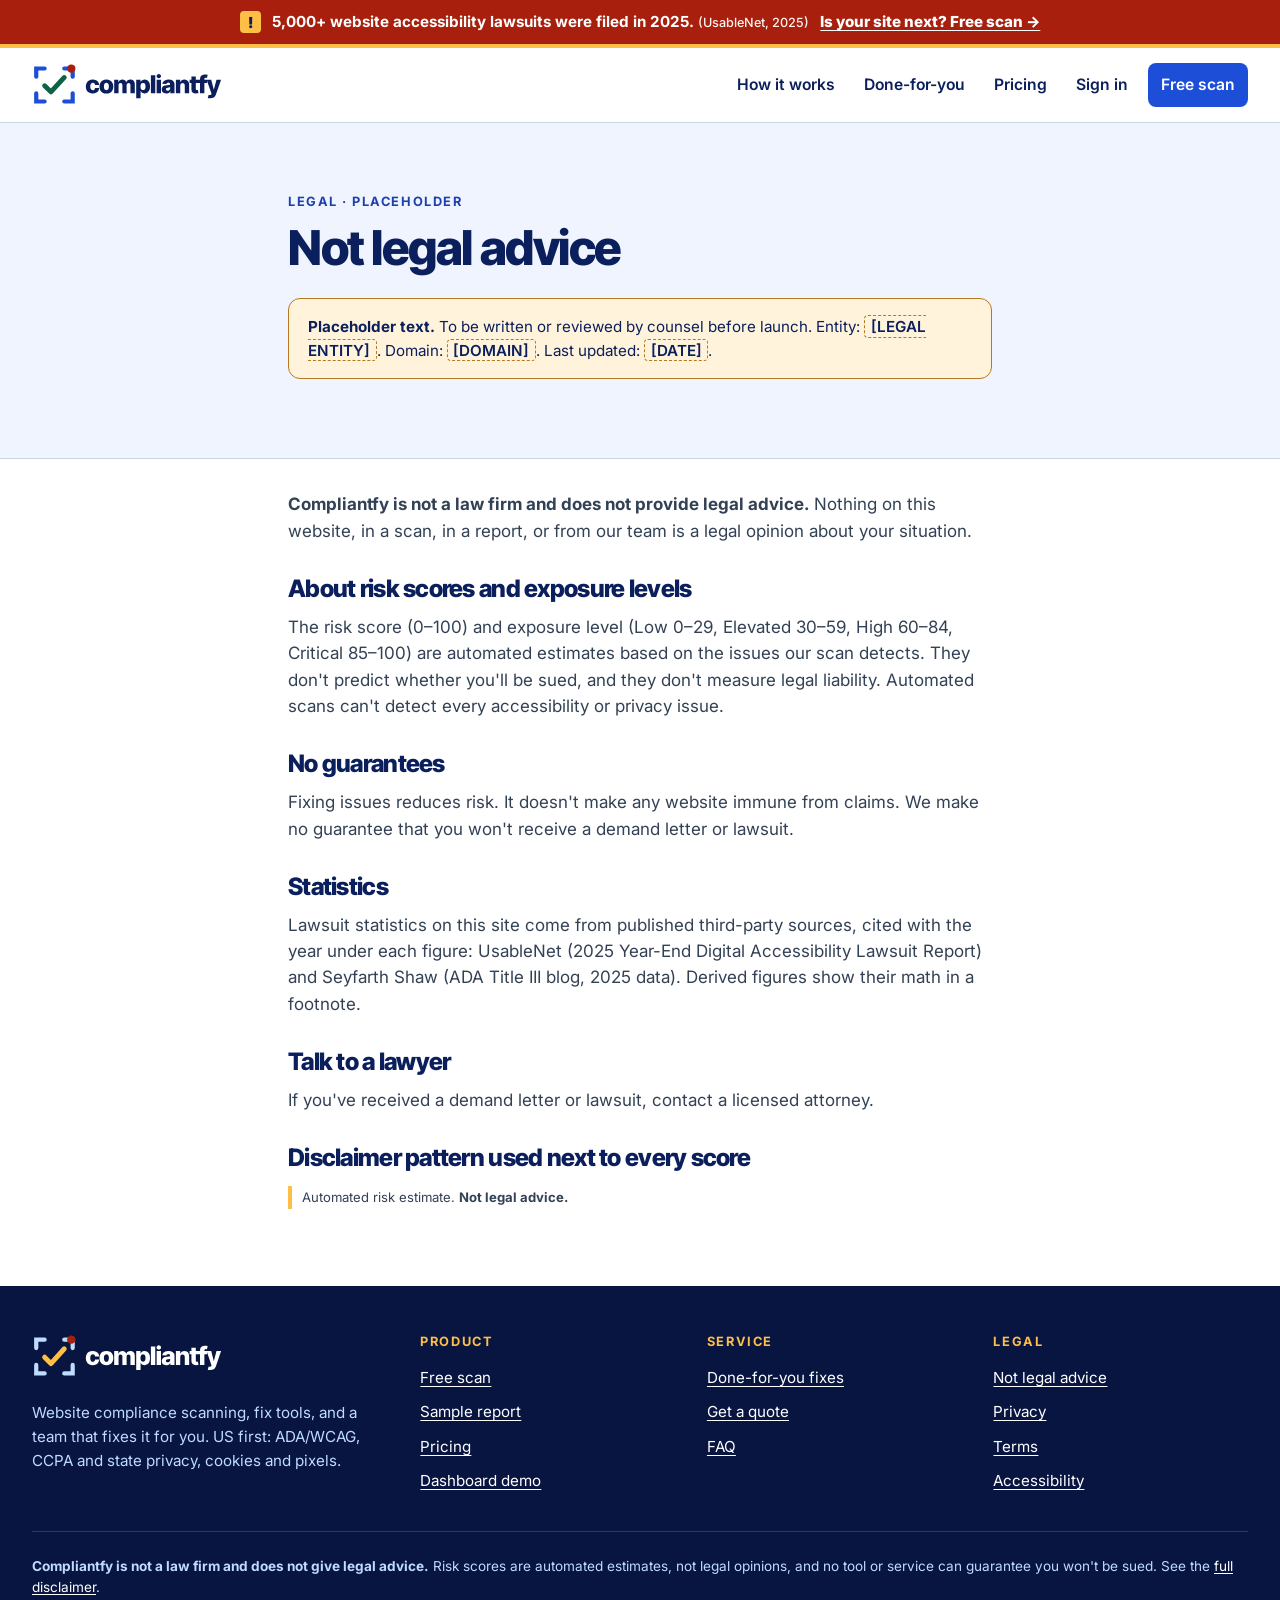
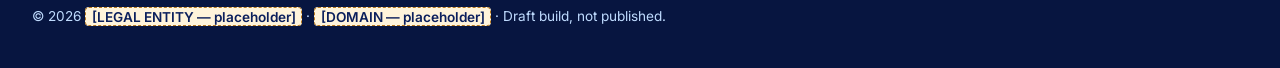
<file: disclaimer.html>
<!doctype html>
<html lang="en"><head>
<meta charset="utf-8"><meta name="viewport" content="width=device-width,initial-scale=1">
<title>Not legal advice: disclaimer · Compliantfy</title>
<meta name="description" content="Not legal advice: disclaimer">
<meta name="robots" content="noindex, nofollow"><!-- DRAFT: remove noindex at launch -->
<link rel="icon" href="favicon.svg" type="image/svg+xml"><link rel="icon" href="favicon.ico" sizes="32x32"><link rel="apple-touch-icon" href="assets/img/apple-touch-icon.png">
<meta name="theme-color" content="#0B1F5C">
<link rel="preload" href="assets/fonts/inter-var-latin.woff2" as="font" type="font/woff2" crossorigin>
<link rel="stylesheet" href="assets/css/site.css">
</head>
<body>
<a class="skip" href="#main">Skip to content</a>
<div class="ribbon" role="region" aria-label="Lawsuit alert"><div class="wrap"><span class="ic-alert" aria-hidden="true">!</span><span><strong>5,000+ website accessibility lawsuits were filed in 2025.</strong> <small>(UsableNet, 2025)</small></span><a href="index.html#scan">Is your site next? Free scan →</a></div></div>
<header class="site-header"><div class="wrap hdr">
<a class="brand" href="index.html"><img src="assets/img/logo.svg" alt="Compliantfy home" width="271" height="64"></a>
<button class="nav-toggle" type="button" aria-expanded="false" aria-controls="site-nav"><span class="burger" aria-hidden="true"></span>Menu</button>
<nav class="site-nav" id="site-nav" aria-label="Main"><ul><li><a href="index.html">How it works</a></li><li><a href="done-for-you.html">Done-for-you</a></li><li><a href="pricing.html">Pricing</a></li><li><a href="dashboard.html">Sign in</a></li><li class="cta"><a href="index.html#scan">Free scan</a></li></ul></nav>
</div></header>
<main id="main">
<section class="phero"><div class="wrap narrow"><span class="eyebrow">Legal · placeholder</span><h1 style="font-size:clamp(2rem,1.3rem + 2.6vw,3rem)">Not legal advice</h1><p class="note-box"><strong>Placeholder text.</strong> To be written or reviewed by counsel before launch. Entity: <span class="ph">[LEGAL ENTITY]</span>. Domain: <span class="ph">[DOMAIN]</span>. Last updated: <span class="ph">[DATE]</span>.</p></div></section><section class="section legal" style="padding-top:2rem"><div class="wrap narrow"><p><strong>Compliantfy is not a law firm and does not provide legal advice.</strong> Nothing on this website, in a scan, in a report, or from our team is a legal opinion about your situation.</p>
<h2>About risk scores and exposure levels</h2><p>The risk score (0–100) and exposure level (Low 0–29, Elevated 30–59, High 60–84, Critical 85–100) are automated estimates based on the issues our scan detects. They don't predict whether you'll be sued, and they don't measure legal liability. Automated scans can't detect every accessibility or privacy issue.</p>
<h2>No guarantees</h2><p>Fixing issues reduces risk. It doesn't make any website immune from claims. We make no guarantee that you won't receive a demand letter or lawsuit.</p>
<h2>Statistics</h2><p>Lawsuit statistics on this site come from published third-party sources, cited with the year under each figure: UsableNet (2025 Year-End Digital Accessibility Lawsuit Report) and Seyfarth Shaw (ADA Title III blog, 2025 data). Derived figures show their math in a footnote.</p>
<h2>Talk to a lawyer</h2><p>If you've received a demand letter or lawsuit, contact a licensed attorney.</p>
<h2>Disclaimer pattern used next to every score</h2><p class="disc">Automated risk estimate. <strong>Not legal advice.</strong></p></div></section>
</main>
<footer class="site-footer"><div class="wrap">
<div class="ft">
<div><img src="assets/img/logo-reverse.svg" alt="Compliantfy" width="190" height="45"><p style="margin-top:1rem">Website compliance scanning, fix tools, and a team that fixes it for you. US first: ADA/WCAG, CCPA and state privacy, cookies and pixels.</p></div>
<div><h2>Product</h2><ul><li><a href="index.html#scan">Free scan</a></li><li><a href="report.html">Sample report</a></li><li><a href="pricing.html">Pricing</a></li><li><a href="dashboard.html">Dashboard demo</a></li></ul></div>
<div><h2>Service</h2><ul><li><a href="done-for-you.html">Done-for-you fixes</a></li><li><a href="quote.html">Get a quote</a></li><li><a href="index.html#faq">FAQ</a></li></ul></div>
<div><h2>Legal</h2><ul><li><a href="disclaimer.html">Not legal advice</a></li><li><a href="privacy.html">Privacy</a></li><li><a href="terms.html">Terms</a></li><li><a href="accessibility.html">Accessibility</a></li></ul></div>
</div>
<div class="ft-legal">
<p><strong>Compliantfy is not a law firm and does not give legal advice.</strong> Risk scores are automated estimates, not legal opinions, and no tool or service can guarantee you won't be sued. See the <a href="disclaimer.html">full disclaimer</a>.</p>
<p>© 2026 <span class="ph">[LEGAL ENTITY — placeholder]</span> · <span class="ph">[DOMAIN — placeholder]</span> · Draft build, not published.</p>
</div></div></footer>
<script src="assets/js/site.js" defer></script>
</body></html>
</file>
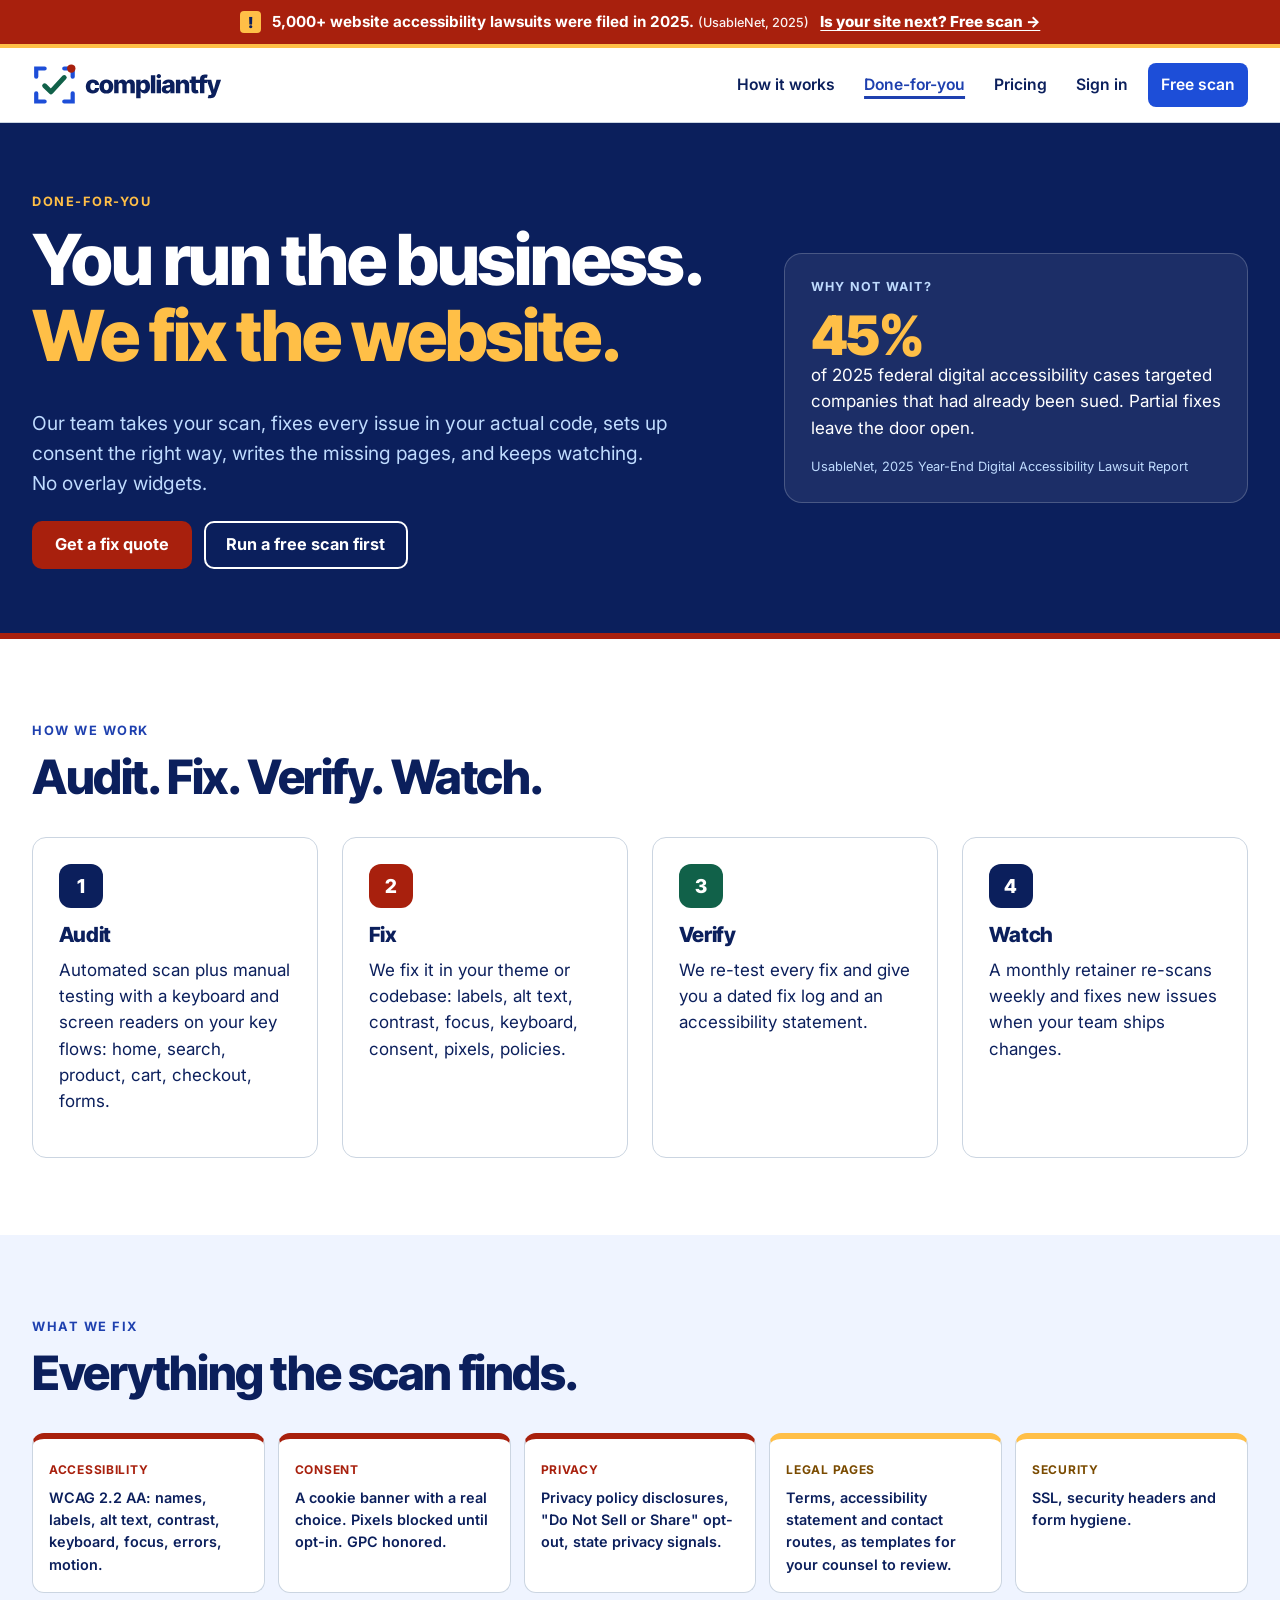
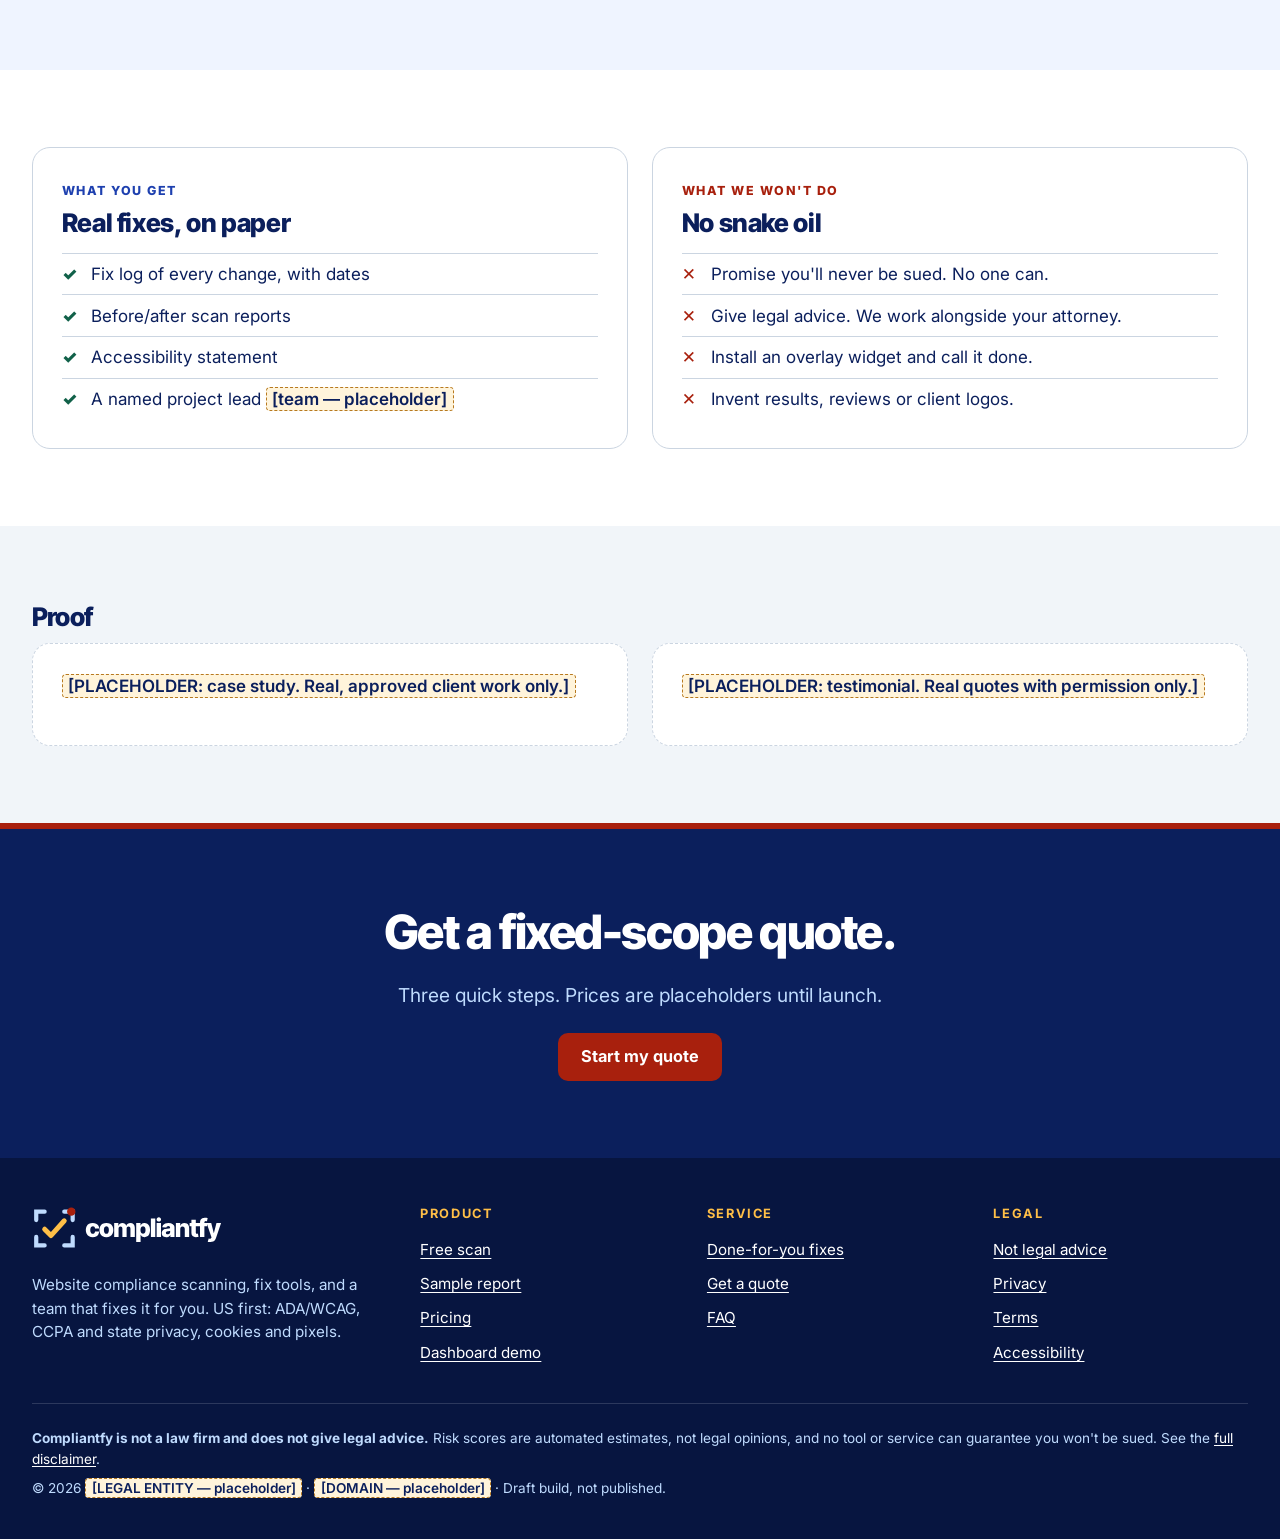
<file: done-for-you.html>
<!doctype html>
<html lang="en"><head>
<meta charset="utf-8"><meta name="viewport" content="width=device-width,initial-scale=1">
<title>Done-for-you website compliance fixes · Compliantfy</title>
<meta name="description" content="We fix your website accessibility, consent and privacy issues in your code, then keep watching.">
<meta name="robots" content="noindex, nofollow"><!-- DRAFT: remove noindex at launch -->
<link rel="icon" href="favicon.svg" type="image/svg+xml"><link rel="icon" href="favicon.ico" sizes="32x32"><link rel="apple-touch-icon" href="assets/img/apple-touch-icon.png">
<meta name="theme-color" content="#0B1F5C">
<link rel="preload" href="assets/fonts/inter-var-latin.woff2" as="font" type="font/woff2" crossorigin>
<link rel="stylesheet" href="assets/css/site.css">
</head>
<body>
<a class="skip" href="#main">Skip to content</a>
<div class="ribbon" role="region" aria-label="Lawsuit alert"><div class="wrap"><span class="ic-alert" aria-hidden="true">!</span><span><strong>5,000+ website accessibility lawsuits were filed in 2025.</strong> <small>(UsableNet, 2025)</small></span><a href="index.html#scan">Is your site next? Free scan →</a></div></div>
<header class="site-header"><div class="wrap hdr">
<a class="brand" href="index.html"><img src="assets/img/logo.svg" alt="Compliantfy home" width="271" height="64"></a>
<button class="nav-toggle" type="button" aria-expanded="false" aria-controls="site-nav"><span class="burger" aria-hidden="true"></span>Menu</button>
<nav class="site-nav" id="site-nav" aria-label="Main"><ul><li><a href="index.html">How it works</a></li><li><a href="done-for-you.html" aria-current="page">Done-for-you</a></li><li><a href="pricing.html">Pricing</a></li><li><a href="dashboard.html">Sign in</a></li><li class="cta"><a href="index.html#scan">Free scan</a></li></ul></nav>
</div></header>
<main id="main">
<section class="phero dark"><div class="wrap hero-grid hero-grid-dfy">
<div><span class="eyebrow">Done-for-you</span><h1 style="color:#fff">You run the business. <span style="color:var(--amber)">We fix the website.</span></h1>
<p class="lead">Our team takes your scan, fixes every issue in your actual code, sets up consent the right way, writes the missing pages, and keeps watching. No overlay widgets.</p>
<div class="btn-row"><a class="btn btn-danger" href="quote.html">Get a fix quote</a><a class="btn btn-ghost" href="index.html#scan">Run a free scan first</a></div></div>
<aside class="side-card" style="background:#ffffff12;border:1px solid #ffffff33" aria-label="Repeat lawsuits">
<p class="mini-h" style="color:var(--sky)">Why not wait?</p>
<div class="big">45%</div><p>of 2025 federal digital accessibility cases targeted companies that had already been sued. Partial fixes leave the door open.</p><cite class="cite">UsableNet, 2025 Year-End Digital Accessibility Lawsuit Report</cite></aside>
</div></section>
<section class="section" aria-labelledby="proc-h"><div class="wrap">
<div class="sec-head"><span class="eyebrow">How we work</span><h2 id="proc-h">Audit. Fix. Verify. Watch.</h2></div>
<ol class="steps steps4">
<li><h3>Audit</h3><p>Automated scan plus manual testing with a keyboard and screen readers on your key flows: home, search, product, cart, checkout, forms.</p></li>
<li><h3>Fix</h3><p>We fix it in your theme or codebase: labels, alt text, contrast, focus, keyboard, consent, pixels, policies.</p></li>
<li><h3>Verify</h3><p>We re-test every fix and give you a dated fix log and an accessibility statement.</p></li>
<li><h3>Watch</h3><p>A monthly retainer re-scans weekly and fixes new issues when your team ships changes.</p></li>
</ol></div></section>
<section class="section section-tint" aria-labelledby="fix-h"><div class="wrap">
<div class="sec-head"><span class="eyebrow">What we fix</span><h2 id="fix-h">Everything the scan finds.</h2></div>
<div class="catgrid">
<div class="catcard"><span class="s fail">Accessibility</span><p>WCAG 2.2 AA: names, labels, alt text, contrast, keyboard, focus, errors, motion.</p></div>
<div class="catcard"><span class="s fail">Consent</span><p>A cookie banner with a real choice. Pixels blocked until opt-in. GPC honored.</p></div>
<div class="catcard"><span class="s fail">Privacy</span><p>Privacy policy disclosures, "Do Not Sell or Share" opt-out, state privacy signals.</p></div>
<div class="catcard warn"><span class="s warn">Legal pages</span><p>Terms, accessibility statement and contact routes, as templates for your counsel to review.</p></div>
<div class="catcard warn"><span class="s warn">Security</span><p>SSL, security headers and form hygiene.</p></div>
</div></div></section>
<section class="section" aria-labelledby="hon-h"><div class="wrap"><h2 id="hon-h" class="vh">What you get and what we won't do</h2><div class="compare">
<div class="card"><span class="k">What you get</span><h3>Real fixes, on paper</h3><ul><li>Fix log of every change, with dates</li><li>Before/after scan reports</li><li>Accessibility statement</li><li>A named project lead <span class="ph">[team — placeholder]</span></li></ul></div>
<div class="card"><span class="k" style="color:var(--red)">What we won't do</span><h3>No snake oil</h3><ul class="nolist"><li>Promise you'll never be sued. No one can.</li><li>Give legal advice. We work alongside your attorney.</li><li>Install an overlay widget and call it done.</li><li>Invent results, reviews or client logos.</li></ul></div>
</div></div></section>
<section class="section section-soft" aria-labelledby="proof-h"><div class="wrap">
<h2 id="proof-h" style="font-size:1.6rem">Proof</h2>
<div class="compare"><div class="card" style="border-style:dashed"><p><span class="ph">[PLACEHOLDER: case study. Real, approved client work only.]</span></p></div><div class="card" style="border-style:dashed"><p><span class="ph">[PLACEHOLDER: testimonial. Real quotes with permission only.]</span></p></div></div>
</div></section>
<section class="final" aria-labelledby="dq-h"><div class="wrap narrow"><h2 id="dq-h" style="color:#fff">Get a fixed-scope quote.</h2><p class="lead" style="color:var(--sky);margin:0 auto 1.4rem">Three quick steps. Prices are placeholders until launch.</p><a class="btn btn-danger" href="quote.html">Start my quote</a></div></section>
</main>
<footer class="site-footer"><div class="wrap">
<div class="ft">
<div><img src="assets/img/logo-reverse.svg" alt="Compliantfy" width="190" height="45"><p style="margin-top:1rem">Website compliance scanning, fix tools, and a team that fixes it for you. US first: ADA/WCAG, CCPA and state privacy, cookies and pixels.</p></div>
<div><h2>Product</h2><ul><li><a href="index.html#scan">Free scan</a></li><li><a href="report.html">Sample report</a></li><li><a href="pricing.html">Pricing</a></li><li><a href="dashboard.html">Dashboard demo</a></li></ul></div>
<div><h2>Service</h2><ul><li><a href="done-for-you.html">Done-for-you fixes</a></li><li><a href="quote.html">Get a quote</a></li><li><a href="index.html#faq">FAQ</a></li></ul></div>
<div><h2>Legal</h2><ul><li><a href="disclaimer.html">Not legal advice</a></li><li><a href="privacy.html">Privacy</a></li><li><a href="terms.html">Terms</a></li><li><a href="accessibility.html">Accessibility</a></li></ul></div>
</div>
<div class="ft-legal">
<p><strong>Compliantfy is not a law firm and does not give legal advice.</strong> Risk scores are automated estimates, not legal opinions, and no tool or service can guarantee you won't be sued. See the <a href="disclaimer.html">full disclaimer</a>.</p>
<p>© 2026 <span class="ph">[LEGAL ENTITY — placeholder]</span> · <span class="ph">[DOMAIN — placeholder]</span> · Draft build, not published.</p>
</div></div></footer>
<script src="assets/js/site.js" defer></script>
</body></html>
</file>
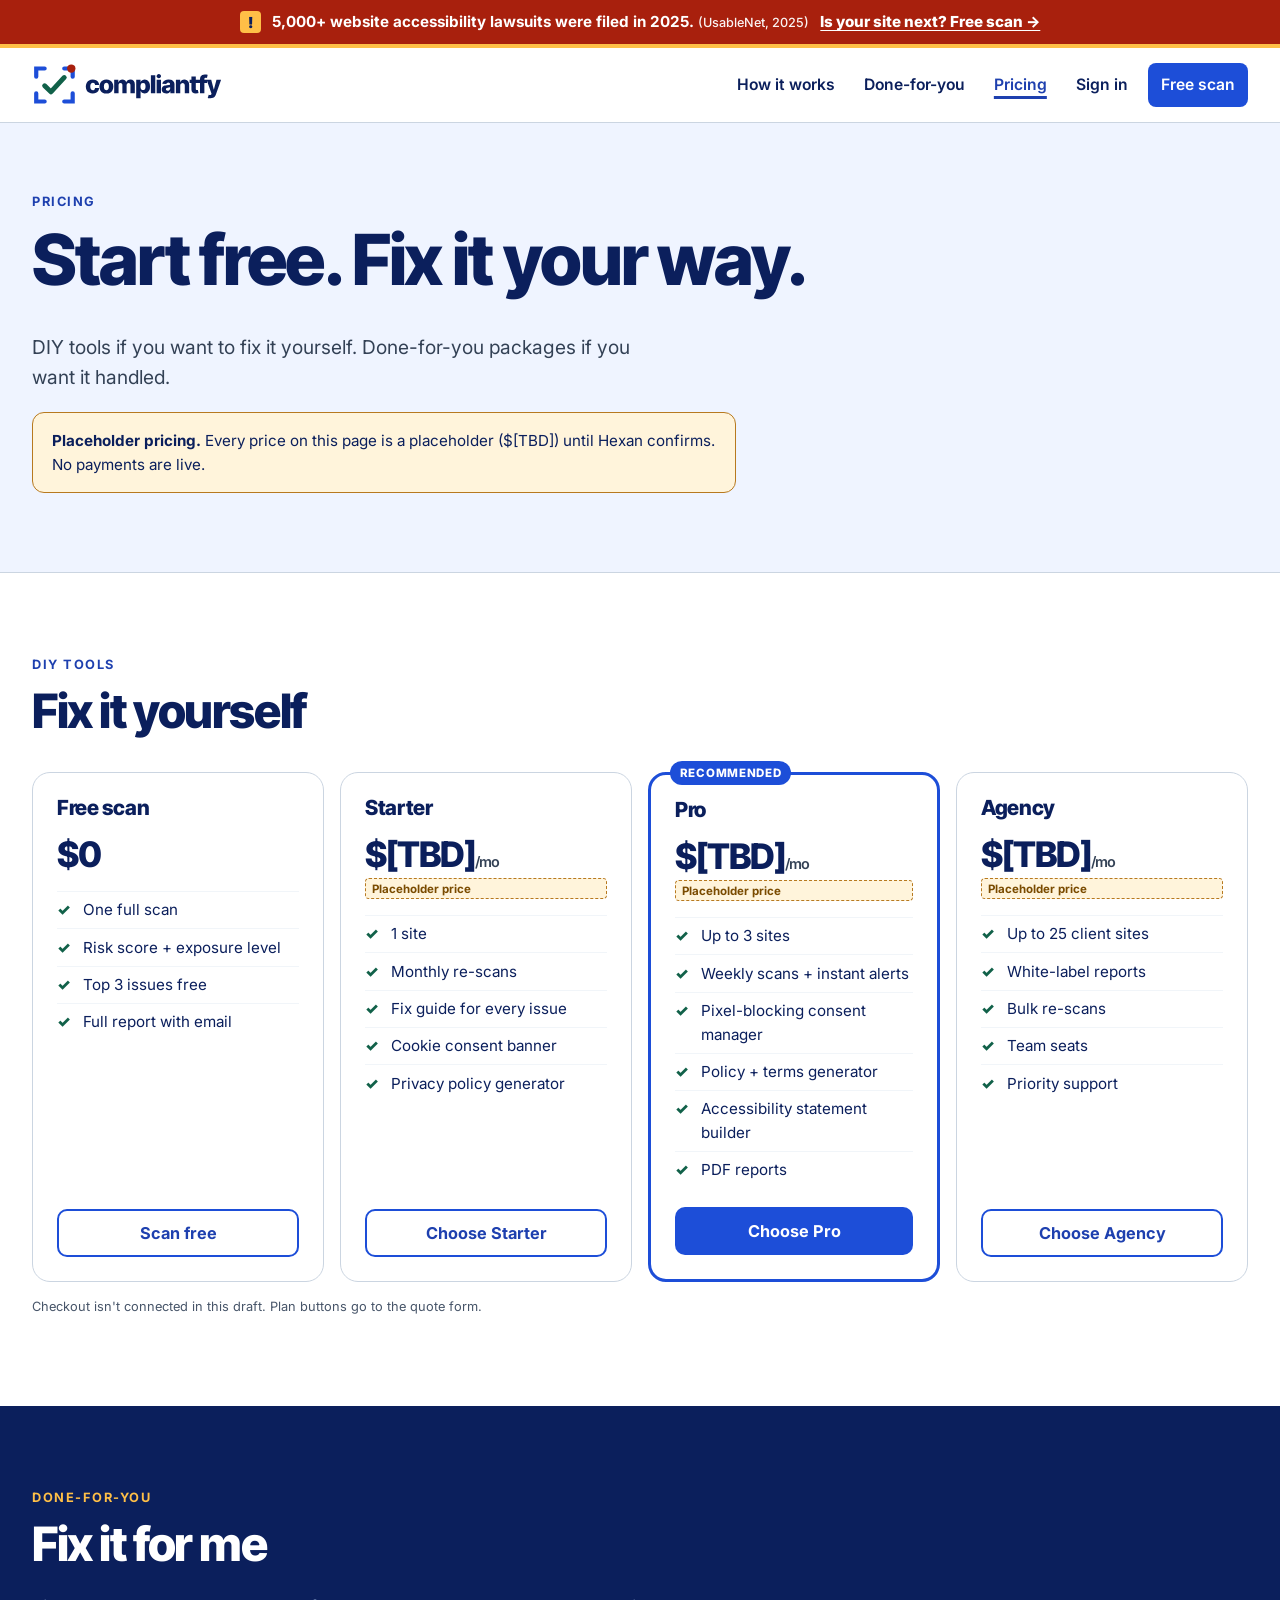
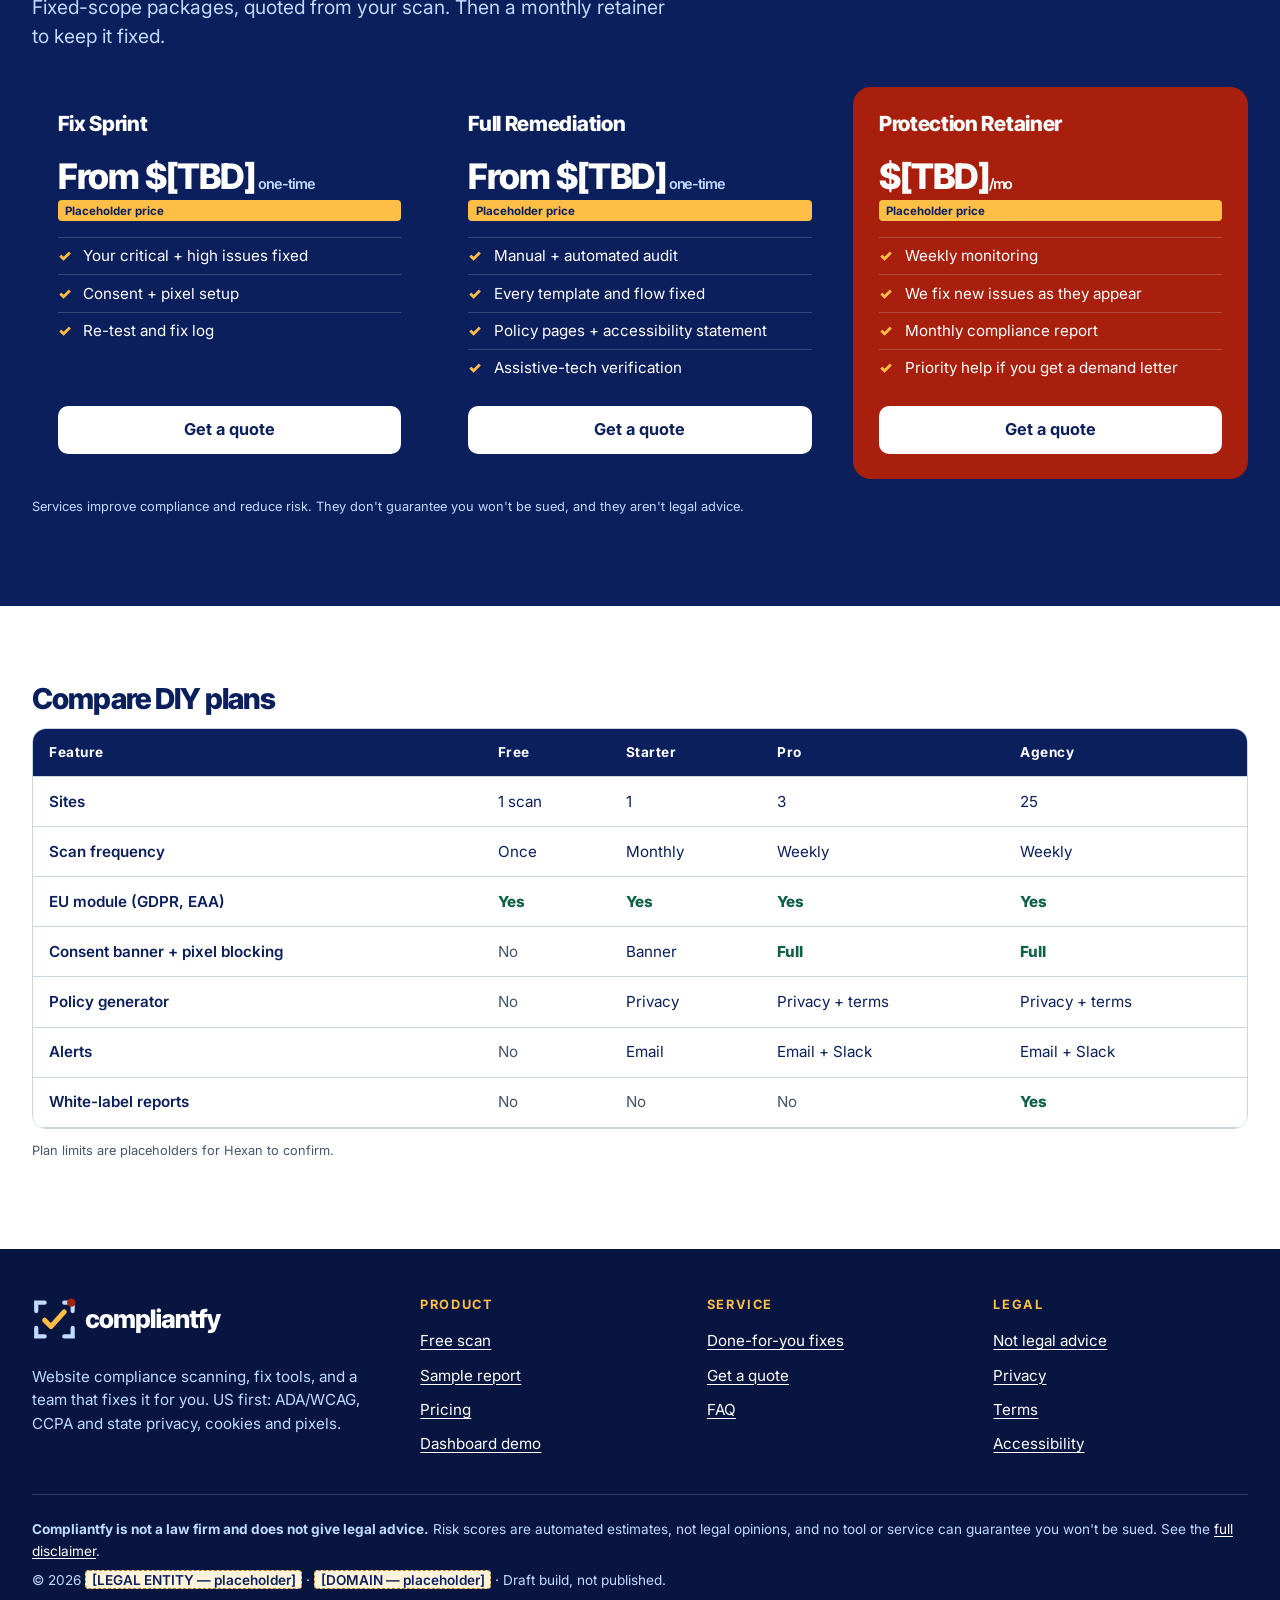
<file: pricing.html>
<!doctype html>
<html lang="en"><head>
<meta charset="utf-8"><meta name="viewport" content="width=device-width,initial-scale=1">
<title>Pricing · Compliantfy</title>
<meta name="description" content="Compliantfy DIY plans and done-for-you packages. Placeholder pricing.">
<meta name="robots" content="noindex, nofollow"><!-- DRAFT: remove noindex at launch -->
<link rel="icon" href="favicon.svg" type="image/svg+xml"><link rel="icon" href="favicon.ico" sizes="32x32"><link rel="apple-touch-icon" href="assets/img/apple-touch-icon.png">
<meta name="theme-color" content="#0B1F5C">
<link rel="preload" href="assets/fonts/inter-var-latin.woff2" as="font" type="font/woff2" crossorigin>
<link rel="stylesheet" href="assets/css/site.css">
</head>
<body>
<a class="skip" href="#main">Skip to content</a>
<div class="ribbon" role="region" aria-label="Lawsuit alert"><div class="wrap"><span class="ic-alert" aria-hidden="true">!</span><span><strong>5,000+ website accessibility lawsuits were filed in 2025.</strong> <small>(UsableNet, 2025)</small></span><a href="index.html#scan">Is your site next? Free scan →</a></div></div>
<header class="site-header"><div class="wrap hdr">
<a class="brand" href="index.html"><img src="assets/img/logo.svg" alt="Compliantfy home" width="271" height="64"></a>
<button class="nav-toggle" type="button" aria-expanded="false" aria-controls="site-nav"><span class="burger" aria-hidden="true"></span>Menu</button>
<nav class="site-nav" id="site-nav" aria-label="Main"><ul><li><a href="index.html">How it works</a></li><li><a href="done-for-you.html">Done-for-you</a></li><li><a href="pricing.html" aria-current="page">Pricing</a></li><li><a href="dashboard.html">Sign in</a></li><li class="cta"><a href="index.html#scan">Free scan</a></li></ul></nav>
</div></header>
<main id="main">
<section class="phero"><div class="wrap"><span class="eyebrow">Pricing</span><h1>Start free. Fix it your way.</h1>
<p class="lead">DIY tools if you want to fix it yourself. Done-for-you packages if you want it handled.</p>
<p class="note-box" style="max-width:44rem;margin-top:1.2rem"><strong>Placeholder pricing.</strong> Every price on this page is a placeholder ($[TBD]) until Hexan confirms. No payments are live.</p></div></section>
<section class="section" aria-labelledby="diy-h"><div class="wrap">
<div class="sec-head"><span class="eyebrow">DIY tools</span><h2 id="diy-h">Fix it yourself</h2></div>
<div class="tiers">
<div class="tier"><h3>Free scan</h3><div class="price">$0<small></small></div><ul><li>One full scan</li><li>Risk score + exposure level</li><li>Top 3 issues free</li><li>Full report with email</li></ul><a class="btn btn-outline" href="index.html#scan">Scan free</a></div>
<div class="tier"><h3>Starter</h3><div class="price">$[TBD]<small>/mo</small></div><span class="ph-note">Placeholder price</span><ul><li>1 site</li><li>Monthly re-scans</li><li>Fix guide for every issue</li><li>Cookie consent banner</li><li>Privacy policy generator</li></ul><a class="btn btn-outline" href="quote.html?plan=starter">Choose Starter</a></div>
<div class="tier feat"><span class="badge">Recommended</span><h3>Pro</h3><div class="price">$[TBD]<small>/mo</small></div><span class="ph-note">Placeholder price</span><ul><li>Up to 3 sites</li><li>Weekly scans + instant alerts</li><li>Pixel-blocking consent manager</li><li>Policy + terms generator</li><li>Accessibility statement builder</li><li>PDF reports</li></ul><a class="btn btn-primary" href="quote.html?plan=pro">Choose Pro</a></div>
<div class="tier"><h3>Agency</h3><div class="price">$[TBD]<small>/mo</small></div><span class="ph-note">Placeholder price</span><ul><li>Up to 25 client sites</li><li>White-label reports</li><li>Bulk re-scans</li><li>Team seats</li><li>Priority support</li></ul><a class="btn btn-outline" href="quote.html?plan=agency">Choose Agency</a></div>
</div>
<p class="cite" style="margin-top:1rem">Checkout isn't connected in this draft. Plan buttons go to the quote form.</p>
</div></section>
<section class="section section-navy" aria-labelledby="dfy-h"><div class="wrap">
<div class="sec-head"><span class="eyebrow">Done-for-you</span><h2 id="dfy-h">Fix it for me</h2><p class="lead">Fixed-scope packages, quoted from your scan. Then a monthly retainer to keep it fixed.</p></div>
<div class="pkgs">
<div class="pkg"><h3>Fix Sprint</h3><div class="price">From $[TBD]<small> one-time</small></div><span class="ph-note">Placeholder price</span><ul><li>Your critical + high issues fixed</li><li>Consent + pixel setup</li><li>Re-test and fix log</li></ul><a class="btn btn-light" href="quote.html">Get a quote</a></div>
<div class="pkg"><h3>Full Remediation</h3><div class="price">From $[TBD]<small> one-time</small></div><span class="ph-note">Placeholder price</span><ul><li>Manual + automated audit</li><li>Every template and flow fixed</li><li>Policy pages + accessibility statement</li><li>Assistive-tech verification</li></ul><a class="btn btn-light" href="quote.html">Get a quote</a></div>
<div class="pkg" style="background:var(--red)"><h3>Protection Retainer</h3><div class="price">$[TBD]<small style="color:#fff">/mo</small></div><span class="ph-note">Placeholder price</span><ul><li>Weekly monitoring</li><li>We fix new issues as they appear</li><li>Monthly compliance report</li><li>Priority help if you get a demand letter</li></ul><a class="btn btn-light" href="quote.html">Get a quote</a></div>
</div>
<p class="cite" style="margin-top:1.2rem">Services improve compliance and reduce risk. They don't guarantee you won't be sued, and they aren't legal advice.</p>
</div></section>
<section class="section" aria-labelledby="feat-h"><div class="wrap">
<h2 id="feat-h" style="font-size:1.8rem">Compare DIY plans</h2>
<div class="tbl-wrap" tabindex="0" role="region" aria-label="Comparison table (scrolls sideways on small screens)"><table class="cmp" style="margin:0"><caption class="vh">Feature comparison of DIY plans</caption>
<thead><tr><th scope="col">Feature</th><th scope="col">Free</th><th scope="col">Starter</th><th scope="col">Pro</th><th scope="col">Agency</th></tr></thead><tbody>
<tr><th scope="row">Sites</th><td>1 scan</td><td>1</td><td>3</td><td>25</td></tr>
<tr><th scope="row">Scan frequency</th><td>Once</td><td>Monthly</td><td>Weekly</td><td>Weekly</td></tr>
<tr><th scope="row">EU module (GDPR, EAA)</th><td class="yes">Yes</td><td class="yes">Yes</td><td class="yes">Yes</td><td class="yes">Yes</td></tr>
<tr><th scope="row">Consent banner + pixel blocking</th><td class="no">No</td><td>Banner</td><td class="yes">Full</td><td class="yes">Full</td></tr>
<tr><th scope="row">Policy generator</th><td class="no">No</td><td>Privacy</td><td>Privacy + terms</td><td>Privacy + terms</td></tr>
<tr><th scope="row">Alerts</th><td class="no">No</td><td>Email</td><td>Email + Slack</td><td>Email + Slack</td></tr>
<tr><th scope="row">White-label reports</th><td class="no">No</td><td class="no">No</td><td class="no">No</td><td class="yes">Yes</td></tr>
</tbody></table></div>
<p class="cite" style="margin-top:.8rem">Plan limits are placeholders for Hexan to confirm.</p>
</div></section>
</main>
<footer class="site-footer"><div class="wrap">
<div class="ft">
<div><img src="assets/img/logo-reverse.svg" alt="Compliantfy" width="190" height="45"><p style="margin-top:1rem">Website compliance scanning, fix tools, and a team that fixes it for you. US first: ADA/WCAG, CCPA and state privacy, cookies and pixels.</p></div>
<div><h2>Product</h2><ul><li><a href="index.html#scan">Free scan</a></li><li><a href="report.html">Sample report</a></li><li><a href="pricing.html">Pricing</a></li><li><a href="dashboard.html">Dashboard demo</a></li></ul></div>
<div><h2>Service</h2><ul><li><a href="done-for-you.html">Done-for-you fixes</a></li><li><a href="quote.html">Get a quote</a></li><li><a href="index.html#faq">FAQ</a></li></ul></div>
<div><h2>Legal</h2><ul><li><a href="disclaimer.html">Not legal advice</a></li><li><a href="privacy.html">Privacy</a></li><li><a href="terms.html">Terms</a></li><li><a href="accessibility.html">Accessibility</a></li></ul></div>
</div>
<div class="ft-legal">
<p><strong>Compliantfy is not a law firm and does not give legal advice.</strong> Risk scores are automated estimates, not legal opinions, and no tool or service can guarantee you won't be sued. See the <a href="disclaimer.html">full disclaimer</a>.</p>
<p>© 2026 <span class="ph">[LEGAL ENTITY — placeholder]</span> · <span class="ph">[DOMAIN — placeholder]</span> · Draft build, not published.</p>
</div></div></footer>
<script src="assets/js/site.js" defer></script>
</body></html>
</file>
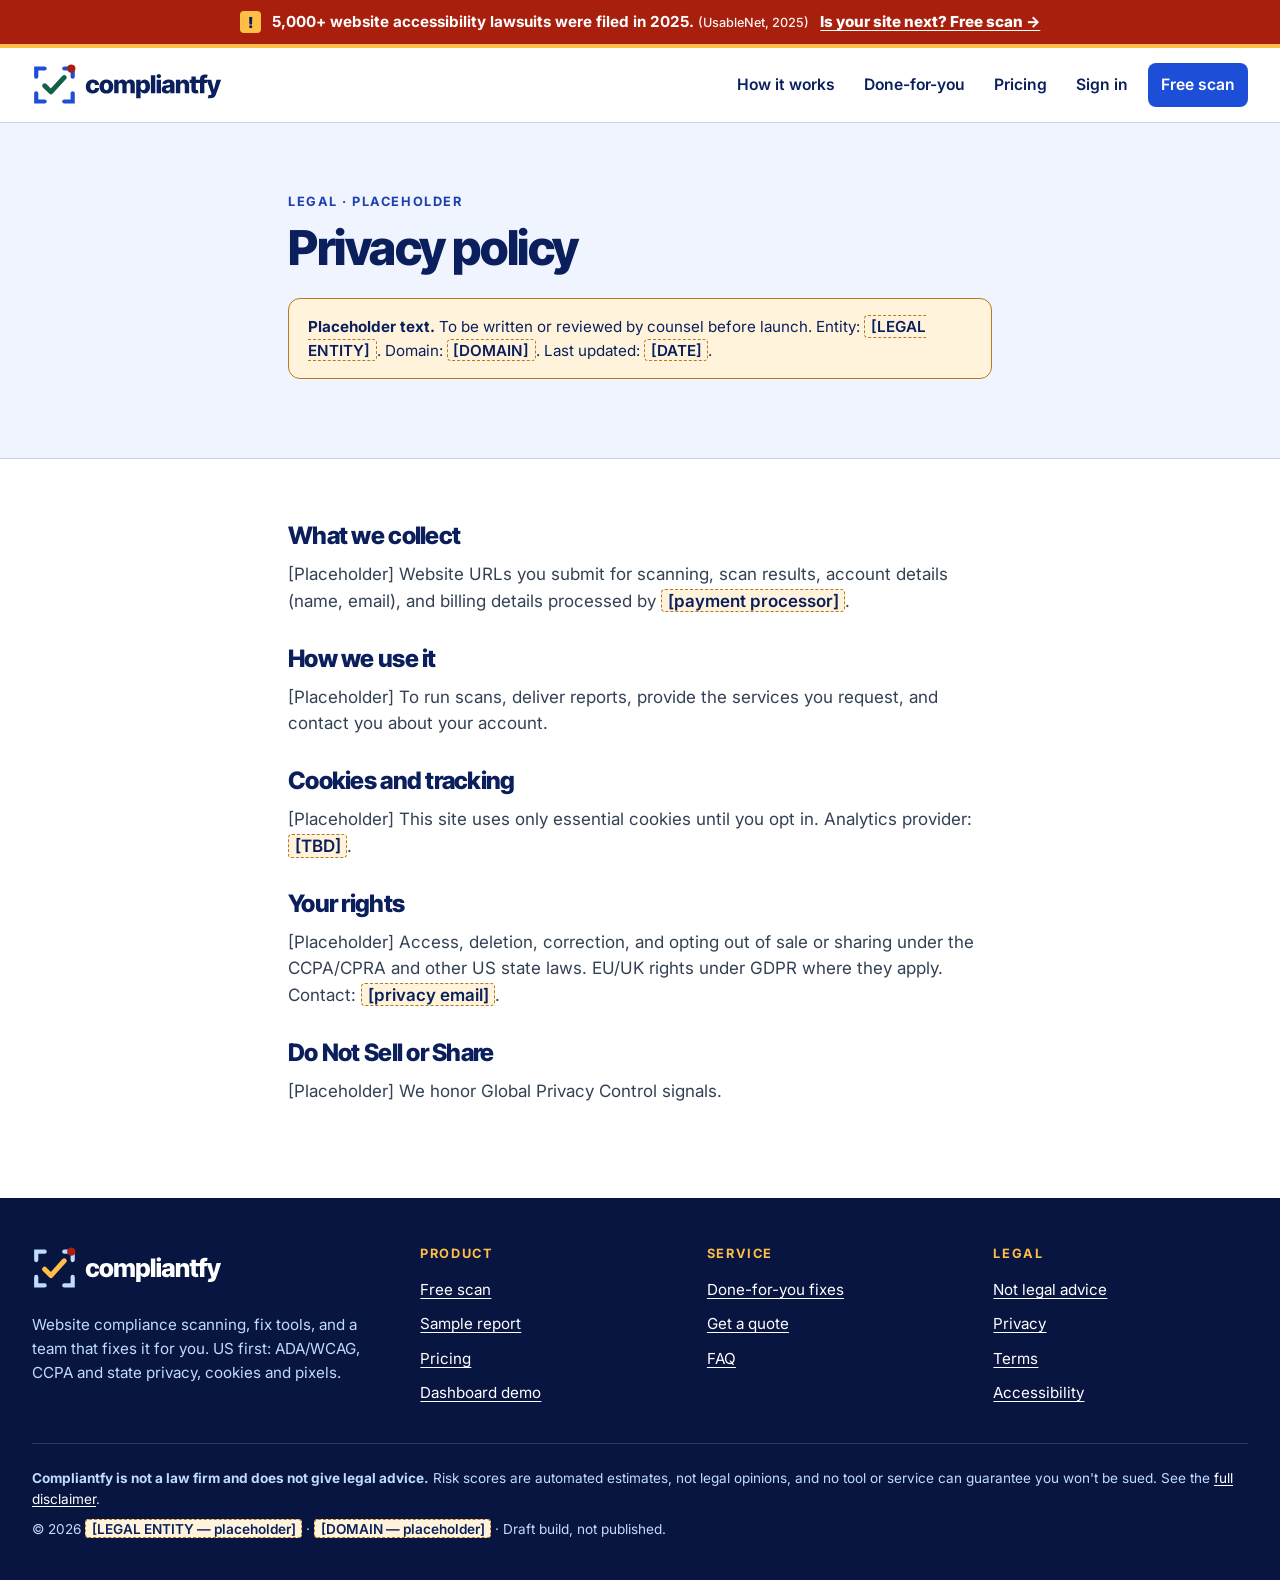
<file: privacy.html>
<!doctype html>
<html lang="en"><head>
<meta charset="utf-8"><meta name="viewport" content="width=device-width,initial-scale=1">
<title>Privacy policy · Compliantfy</title>
<meta name="description" content="Privacy policy">
<meta name="robots" content="noindex, nofollow"><!-- DRAFT: remove noindex at launch -->
<link rel="icon" href="favicon.svg" type="image/svg+xml"><link rel="icon" href="favicon.ico" sizes="32x32"><link rel="apple-touch-icon" href="assets/img/apple-touch-icon.png">
<meta name="theme-color" content="#0B1F5C">
<link rel="preload" href="assets/fonts/inter-var-latin.woff2" as="font" type="font/woff2" crossorigin>
<link rel="stylesheet" href="assets/css/site.css">
</head>
<body>
<a class="skip" href="#main">Skip to content</a>
<div class="ribbon" role="region" aria-label="Lawsuit alert"><div class="wrap"><span class="ic-alert" aria-hidden="true">!</span><span><strong>5,000+ website accessibility lawsuits were filed in 2025.</strong> <small>(UsableNet, 2025)</small></span><a href="index.html#scan">Is your site next? Free scan →</a></div></div>
<header class="site-header"><div class="wrap hdr">
<a class="brand" href="index.html"><img src="assets/img/logo.svg" alt="Compliantfy home" width="271" height="64"></a>
<button class="nav-toggle" type="button" aria-expanded="false" aria-controls="site-nav"><span class="burger" aria-hidden="true"></span>Menu</button>
<nav class="site-nav" id="site-nav" aria-label="Main"><ul><li><a href="index.html">How it works</a></li><li><a href="done-for-you.html">Done-for-you</a></li><li><a href="pricing.html">Pricing</a></li><li><a href="dashboard.html">Sign in</a></li><li class="cta"><a href="index.html#scan">Free scan</a></li></ul></nav>
</div></header>
<main id="main">
<section class="phero"><div class="wrap narrow"><span class="eyebrow">Legal · placeholder</span><h1 style="font-size:clamp(2rem,1.3rem + 2.6vw,3rem)">Privacy policy</h1><p class="note-box"><strong>Placeholder text.</strong> To be written or reviewed by counsel before launch. Entity: <span class="ph">[LEGAL ENTITY]</span>. Domain: <span class="ph">[DOMAIN]</span>. Last updated: <span class="ph">[DATE]</span>.</p></div></section><section class="section legal" style="padding-top:2rem"><div class="wrap narrow"><h2>What we collect</h2><p>[Placeholder] Website URLs you submit for scanning, scan results, account details (name, email), and billing details processed by <span class="ph">[payment processor]</span>.</p>
<h2>How we use it</h2><p>[Placeholder] To run scans, deliver reports, provide the services you request, and contact you about your account.</p>
<h2>Cookies and tracking</h2><p>[Placeholder] This site uses only essential cookies until you opt in. Analytics provider: <span class="ph">[TBD]</span>.</p>
<h2>Your rights</h2><p>[Placeholder] Access, deletion, correction, and opting out of sale or sharing under the CCPA/CPRA and other US state laws. EU/UK rights under GDPR where they apply. Contact: <span class="ph">[privacy email]</span>.</p>
<h2>Do Not Sell or Share</h2><p>[Placeholder] We honor Global Privacy Control signals.</p></div></section>
</main>
<footer class="site-footer"><div class="wrap">
<div class="ft">
<div><img src="assets/img/logo-reverse.svg" alt="Compliantfy" width="190" height="45"><p style="margin-top:1rem">Website compliance scanning, fix tools, and a team that fixes it for you. US first: ADA/WCAG, CCPA and state privacy, cookies and pixels.</p></div>
<div><h2>Product</h2><ul><li><a href="index.html#scan">Free scan</a></li><li><a href="report.html">Sample report</a></li><li><a href="pricing.html">Pricing</a></li><li><a href="dashboard.html">Dashboard demo</a></li></ul></div>
<div><h2>Service</h2><ul><li><a href="done-for-you.html">Done-for-you fixes</a></li><li><a href="quote.html">Get a quote</a></li><li><a href="index.html#faq">FAQ</a></li></ul></div>
<div><h2>Legal</h2><ul><li><a href="disclaimer.html">Not legal advice</a></li><li><a href="privacy.html">Privacy</a></li><li><a href="terms.html">Terms</a></li><li><a href="accessibility.html">Accessibility</a></li></ul></div>
</div>
<div class="ft-legal">
<p><strong>Compliantfy is not a law firm and does not give legal advice.</strong> Risk scores are automated estimates, not legal opinions, and no tool or service can guarantee you won't be sued. See the <a href="disclaimer.html">full disclaimer</a>.</p>
<p>© 2026 <span class="ph">[LEGAL ENTITY — placeholder]</span> · <span class="ph">[DOMAIN — placeholder]</span> · Draft build, not published.</p>
</div></div></footer>
<script src="assets/js/site.js" defer></script>
</body></html>
</file>
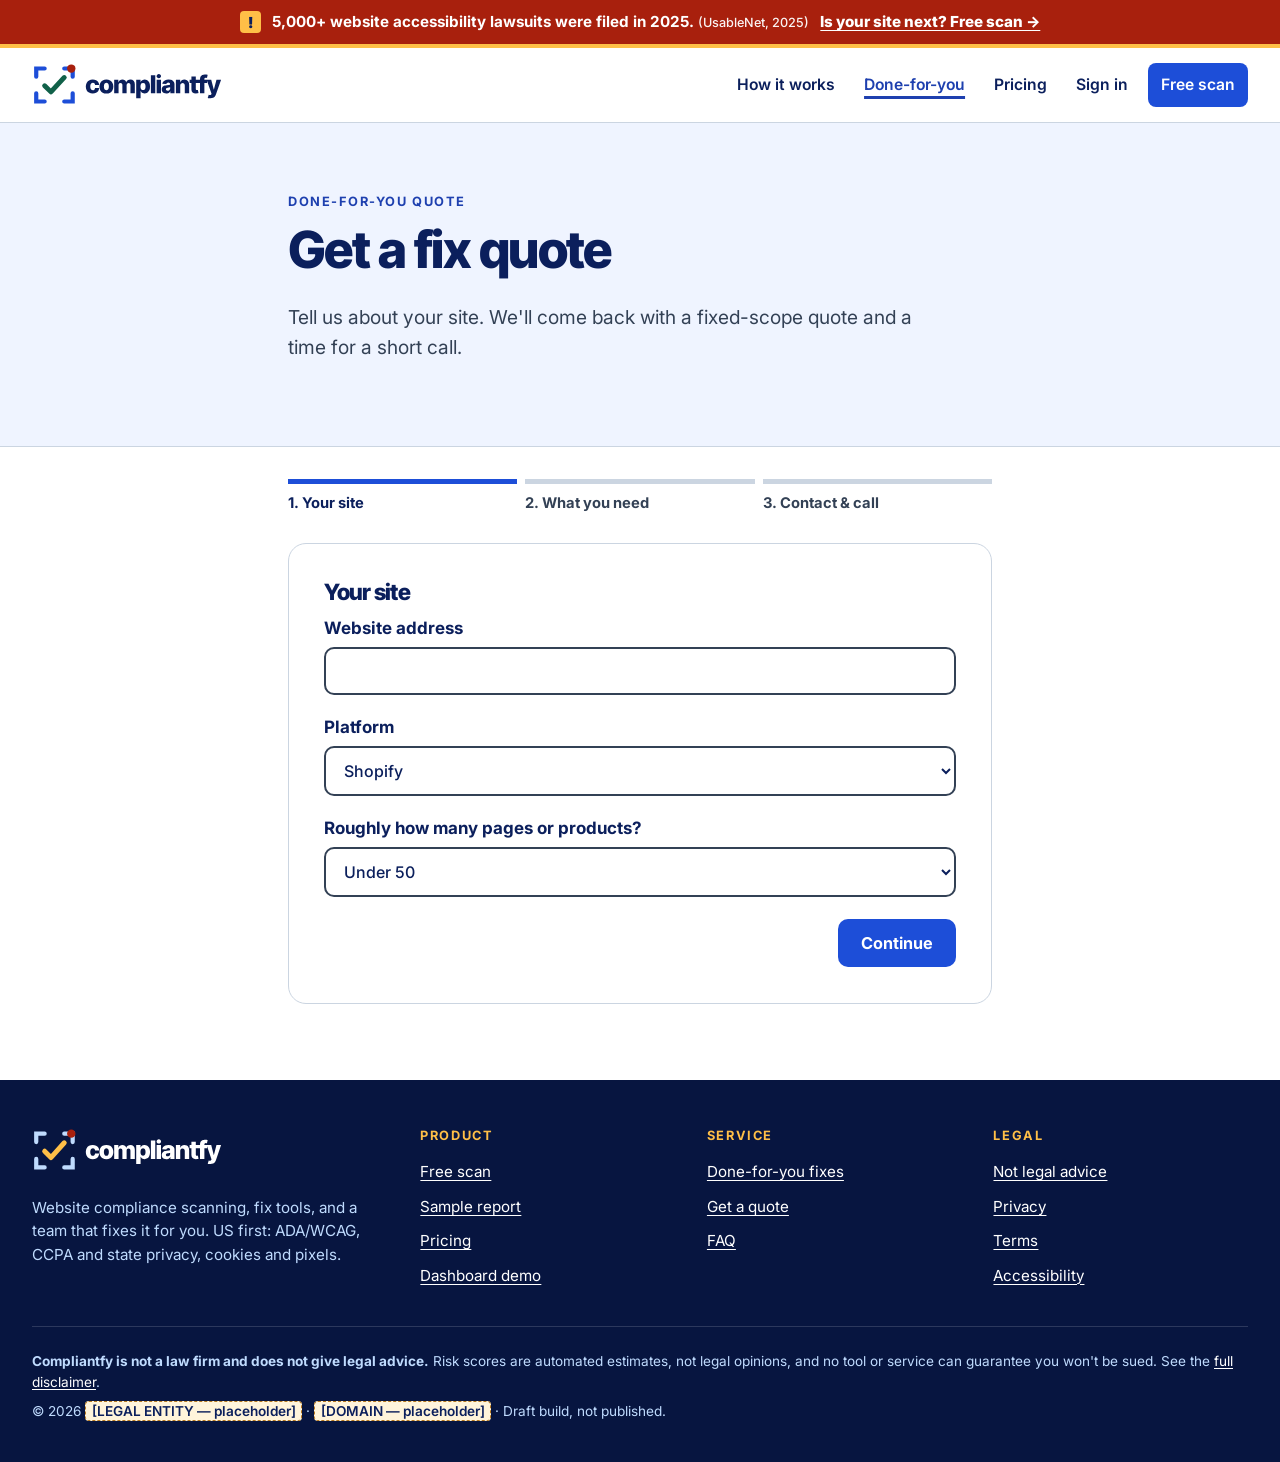
<file: quote.html>
<!doctype html>
<html lang="en"><head>
<meta charset="utf-8"><meta name="viewport" content="width=device-width,initial-scale=1">
<title>Get a fix quote · Compliantfy</title>
<meta name="description" content="Request a done-for-you fix quote.">
<meta name="robots" content="noindex, nofollow"><!-- DRAFT: remove noindex at launch -->
<link rel="icon" href="favicon.svg" type="image/svg+xml"><link rel="icon" href="favicon.ico" sizes="32x32"><link rel="apple-touch-icon" href="assets/img/apple-touch-icon.png">
<meta name="theme-color" content="#0B1F5C">
<link rel="preload" href="assets/fonts/inter-var-latin.woff2" as="font" type="font/woff2" crossorigin>
<link rel="stylesheet" href="assets/css/site.css">
</head>
<body>
<a class="skip" href="#main">Skip to content</a>
<div class="ribbon" role="region" aria-label="Lawsuit alert"><div class="wrap"><span class="ic-alert" aria-hidden="true">!</span><span><strong>5,000+ website accessibility lawsuits were filed in 2025.</strong> <small>(UsableNet, 2025)</small></span><a href="index.html#scan">Is your site next? Free scan →</a></div></div>
<header class="site-header"><div class="wrap hdr">
<a class="brand" href="index.html"><img src="assets/img/logo.svg" alt="Compliantfy home" width="271" height="64"></a>
<button class="nav-toggle" type="button" aria-expanded="false" aria-controls="site-nav"><span class="burger" aria-hidden="true"></span>Menu</button>
<nav class="site-nav" id="site-nav" aria-label="Main"><ul><li><a href="index.html">How it works</a></li><li><a href="done-for-you.html" aria-current="page">Done-for-you</a></li><li><a href="pricing.html">Pricing</a></li><li><a href="dashboard.html">Sign in</a></li><li class="cta"><a href="index.html#scan">Free scan</a></li></ul></nav>
</div></header>
<main id="main">
<section class="phero"><div class="wrap narrow"><span class="eyebrow">Done-for-you quote</span><h1 style="font-size:clamp(2rem,1.3rem + 2.6vw,3.2rem)">Get a fix quote</h1>
<p class="lead">Tell us about your site. We'll come back with a fixed-scope quote and a time for a short call.</p></div></section>
<section class="section" style="padding-top:2rem"><div class="wrap narrow">
<ol class="stepper" id="stepper" aria-label="Quote steps"><li data-s="1" aria-current="step">1. Your site</li><li data-s="2">2. What you need</li><li data-s="3">3. Contact &amp; call</li></ol>
<div class="err-sum" id="err-sum" role="alert" hidden tabindex="-1"><strong>Please fix the following:</strong><ul id="err-list" style="margin:.4rem 0 0"></ul></div>
<form id="quote" class="form-card" novalidate>
<div data-step="1">
<h2 class="step-h" tabindex="-1" style="font-size:1.4rem">Your site</h2>
<div class="fld"><label for="q-url">Website address</label><input id="q-url" name="url" type="text" inputmode="url" autocomplete="url" required aria-required="true"></div>
<div class="fld"><label for="q-platform">Platform</label><select id="q-platform" name="platform"><option>Shopify</option><option>WordPress / WooCommerce</option><option>Squarespace / Wix</option><option>Webflow</option><option>Custom code</option><option>Not sure</option></select></div>
<div class="fld"><label for="q-pages">Roughly how many pages or products?</label><select id="q-pages" name="pages"><option>Under 50</option><option>50–500</option><option>500–5,000</option><option>5,000+</option></select></div>
</div>
<div data-step="2" hidden>
<h2 class="step-h" tabindex="-1" style="font-size:1.4rem">What you need</h2>
<fieldset class="fld"><legend>What should we fix? <span class="hint">Choose all that apply.</span></legend>
<div class="opts">
<label class="opt"><input type="checkbox" name="need" value="a11y" checked><span>Accessibility (ADA / WCAG)<small>Code-level fixes</small></span></label>
<label class="opt"><input type="checkbox" name="need" value="consent"><span>Cookie consent &amp; pixels<small>Block until opt-in</small></span></label>
<label class="opt"><input type="checkbox" name="need" value="privacy"><span>Privacy policy &amp; opt-outs<small>CCPA / state laws</small></span></label>
<label class="opt"><input type="checkbox" name="need" value="eu"><span>EU (GDPR, EAA)<small>Secondary module</small></span></label>
</div></fieldset>
<fieldset class="fld"><legend>Have you received a demand letter or lawsuit?</legend>
<div class="opts"><label class="opt"><input type="radio" name="letter" value="no" checked><span>No</span></label><label class="opt"><input type="radio" name="letter" value="yes"><span>Yes<small>Your attorney handles the legal side. We fix the site.</small></span></label></div></fieldset>
<fieldset class="fld"><legend>Ongoing protection?</legend>
<div class="opts"><label class="opt"><input type="radio" name="retainer" value="yes" checked><span>Yes, monthly retainer</span></label><label class="opt"><input type="radio" name="retainer" value="no"><span>One-time fix only</span></label></div></fieldset>
</div>
<div data-step="3" hidden>
<h2 class="step-h" tabindex="-1" style="font-size:1.4rem">Contact &amp; call</h2>
<div class="fld"><label for="q-name">Your name</label><input id="q-name" name="name" type="text" autocomplete="name" required aria-required="true"></div>
<div class="fld"><label for="q-email">Work email</label><input id="q-email" name="email" type="email" autocomplete="email" required aria-required="true"></div>
<div class="fld"><label for="q-phone">Phone (optional)</label><input id="q-phone" name="phone" type="tel" autocomplete="tel"></div>
<div class="fld"><label for="q-time">Best time for a 15-minute call</label><select id="q-time" name="time" aria-describedby="q-time-h"><option>Weekday morning</option><option>Weekday afternoon</option><option>Email me instead</option></select>
<span class="hint" id="q-time-h" style="margin-top:.4rem">Booking tool: <span class="ph">[placeholder — calendar link TBD]</span></span></div>
<div class="fld"><label for="q-notes">Anything else? (optional)</label><textarea id="q-notes" name="notes"></textarea></div>
<p class="note-box">Draft: this form sends nothing. Where submissions go (email, CRM, booking tool) is still to be decided.</p>
</div>
<div class="btn-row" style="justify-content:space-between"><button class="btn btn-outline" type="button" id="q-back" hidden>Back</button><span></span><button class="btn btn-primary" type="submit" id="q-next">Continue</button></div>
</form>
<div class="ok-box" id="q-done" hidden tabindex="-1"><h2 style="font-size:1.5rem;margin:0 0 .4rem">Thanks, that's everything.</h2><p style="margin:0">In the live version, we'd confirm by email and propose a call time. <strong>Nothing was sent in this draft.</strong></p><div class="btn-row"><a class="btn btn-dark" href="report.html">Back to the sample report</a></div></div>
</div></section>
</main>
<footer class="site-footer"><div class="wrap">
<div class="ft">
<div><img src="assets/img/logo-reverse.svg" alt="Compliantfy" width="190" height="45"><p style="margin-top:1rem">Website compliance scanning, fix tools, and a team that fixes it for you. US first: ADA/WCAG, CCPA and state privacy, cookies and pixels.</p></div>
<div><h2>Product</h2><ul><li><a href="index.html#scan">Free scan</a></li><li><a href="report.html">Sample report</a></li><li><a href="pricing.html">Pricing</a></li><li><a href="dashboard.html">Dashboard demo</a></li></ul></div>
<div><h2>Service</h2><ul><li><a href="done-for-you.html">Done-for-you fixes</a></li><li><a href="quote.html">Get a quote</a></li><li><a href="index.html#faq">FAQ</a></li></ul></div>
<div><h2>Legal</h2><ul><li><a href="disclaimer.html">Not legal advice</a></li><li><a href="privacy.html">Privacy</a></li><li><a href="terms.html">Terms</a></li><li><a href="accessibility.html">Accessibility</a></li></ul></div>
</div>
<div class="ft-legal">
<p><strong>Compliantfy is not a law firm and does not give legal advice.</strong> Risk scores are automated estimates, not legal opinions, and no tool or service can guarantee you won't be sued. See the <a href="disclaimer.html">full disclaimer</a>.</p>
<p>© 2026 <span class="ph">[LEGAL ENTITY — placeholder]</span> · <span class="ph">[DOMAIN — placeholder]</span> · Draft build, not published.</p>
</div></div></footer>
<script src="assets/js/site.js" defer></script>
<script src="assets/js/quote.js" defer></script>
</body></html>
</file>
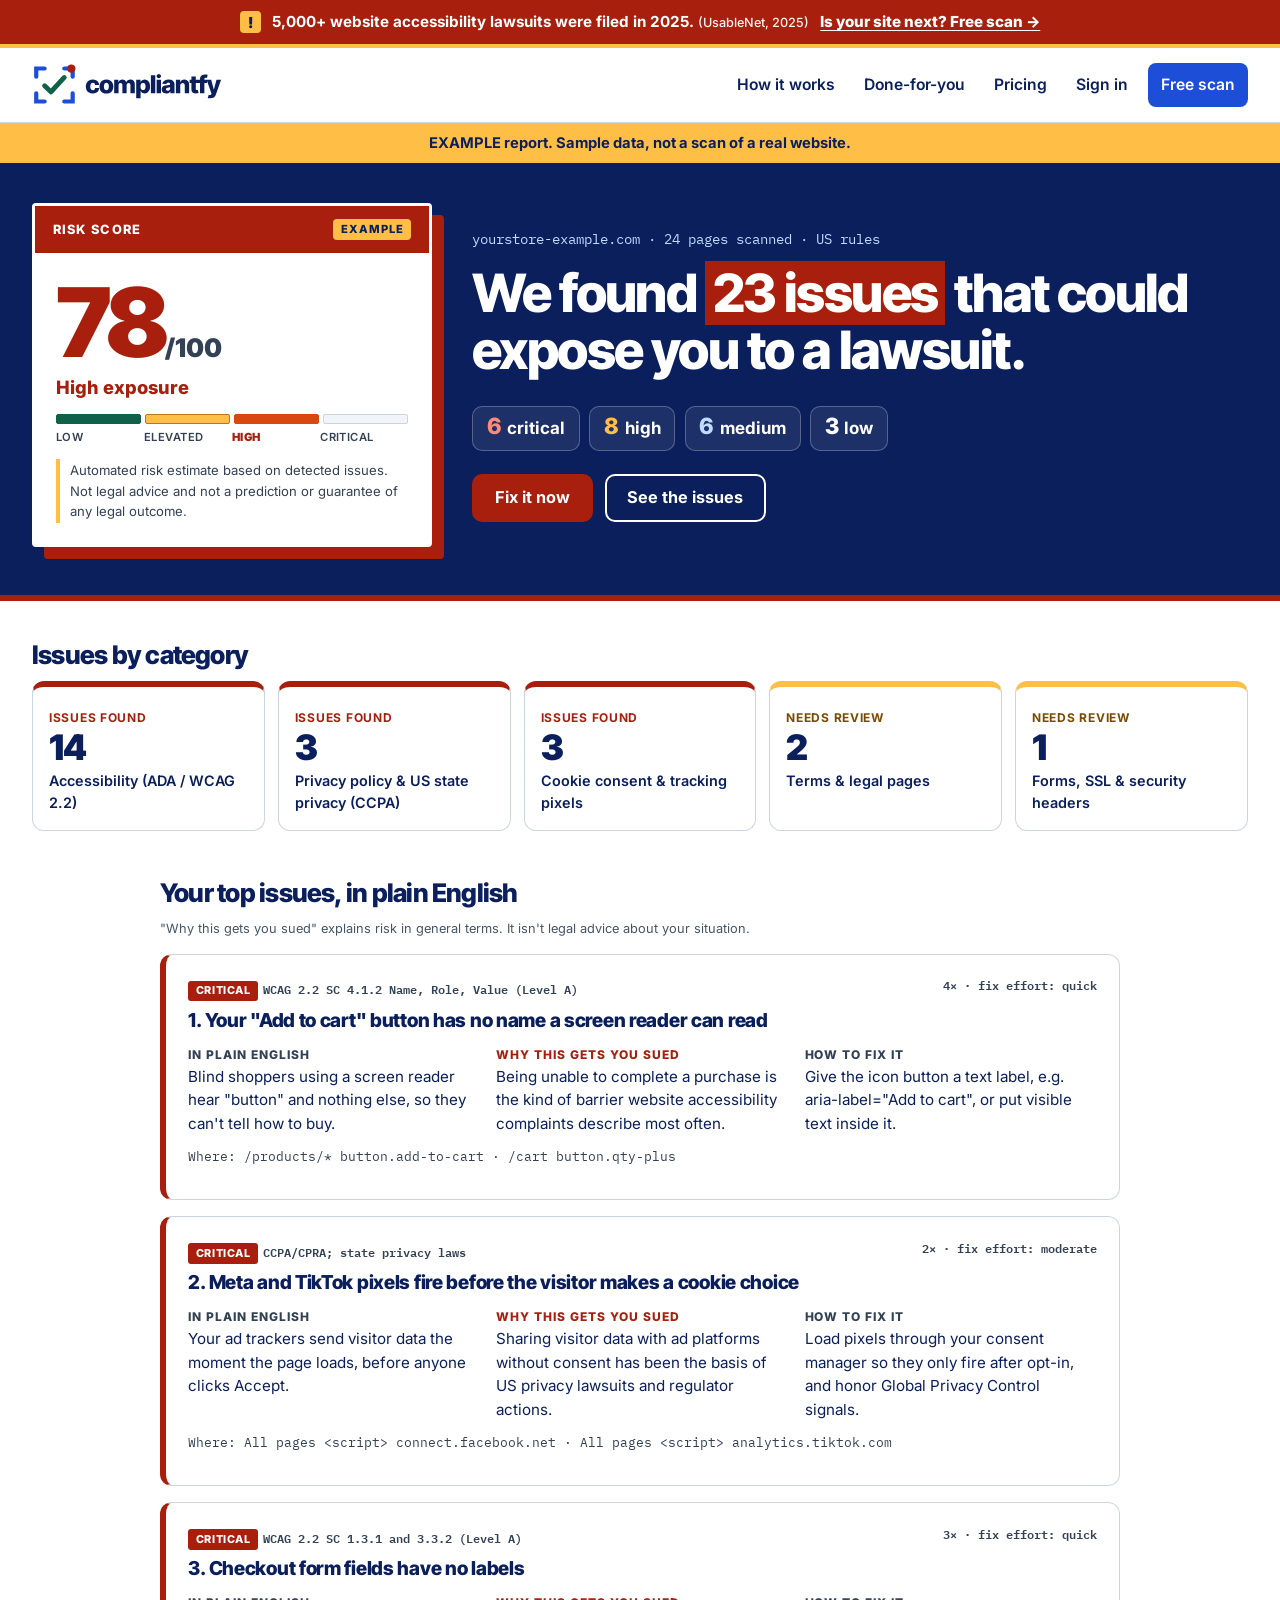
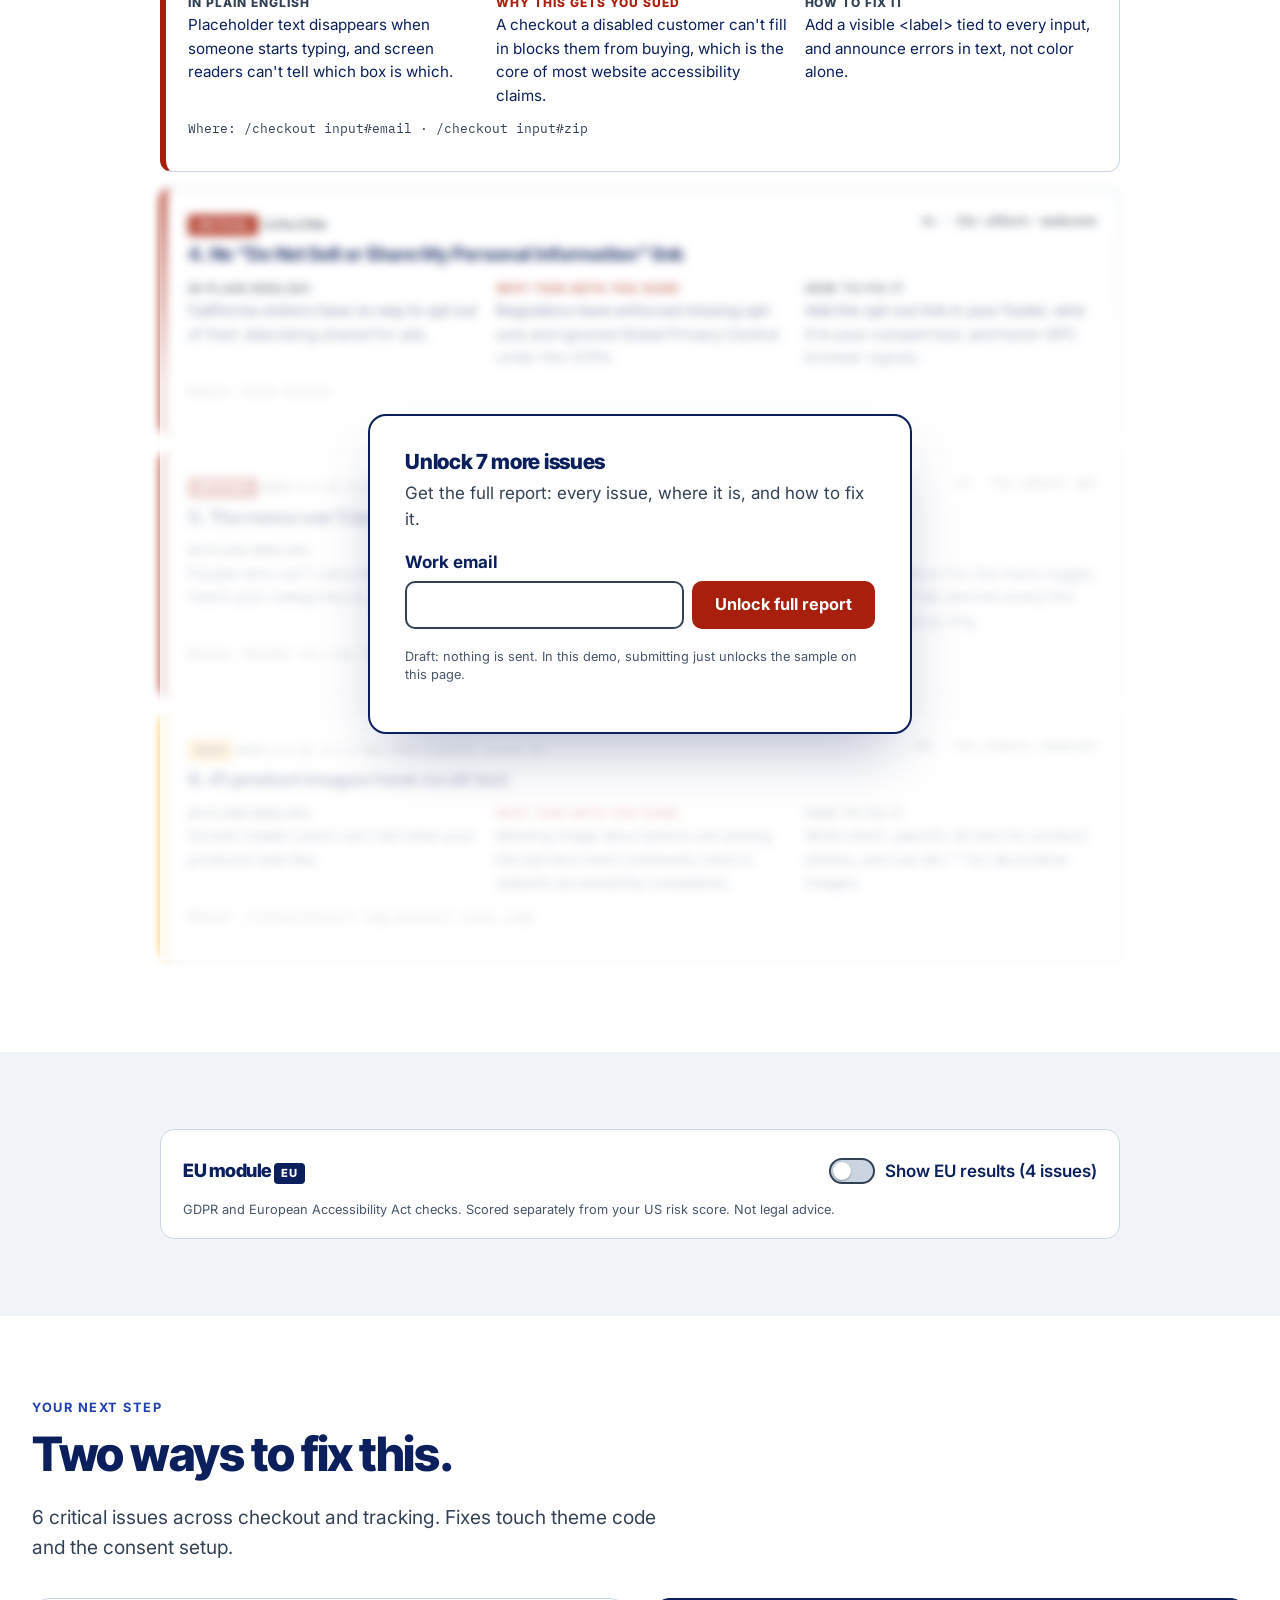
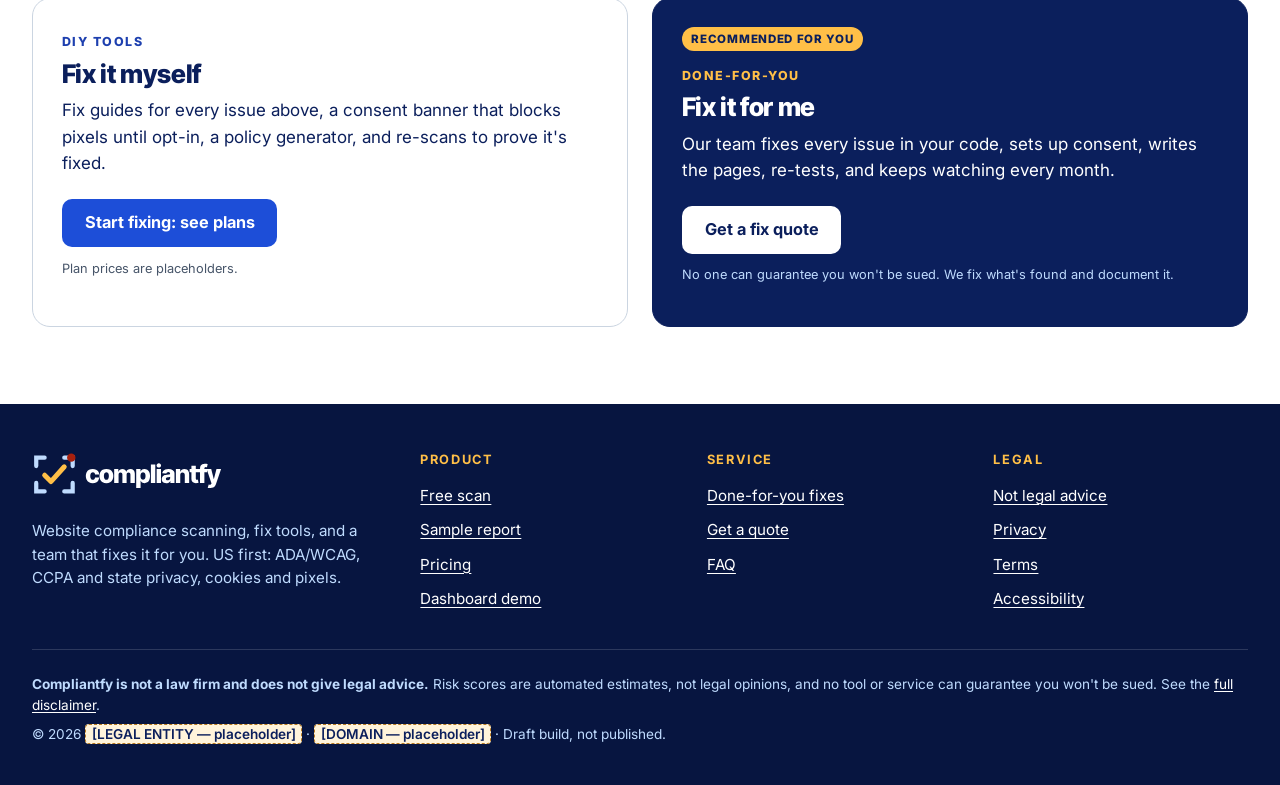
<file: report.html>
<!doctype html>
<html lang="en"><head>
<meta charset="utf-8"><meta name="viewport" content="width=device-width,initial-scale=1">
<title>Your website risk report · Compliantfy</title>
<meta name="description" content="Compliantfy results report: risk score, exposure level and plain-English issues.">
<meta name="robots" content="noindex, nofollow"><!-- DRAFT: remove noindex at launch -->
<link rel="icon" href="favicon.svg" type="image/svg+xml"><link rel="icon" href="favicon.ico" sizes="32x32"><link rel="apple-touch-icon" href="assets/img/apple-touch-icon.png">
<meta name="theme-color" content="#0B1F5C">
<link rel="preload" href="assets/fonts/inter-var-latin.woff2" as="font" type="font/woff2" crossorigin>
<link rel="stylesheet" href="assets/css/site.css">
</head>
<body>
<a class="skip" href="#main">Skip to content</a>
<div class="ribbon" role="region" aria-label="Lawsuit alert"><div class="wrap"><span class="ic-alert" aria-hidden="true">!</span><span><strong>5,000+ website accessibility lawsuits were filed in 2025.</strong> <small>(UsableNet, 2025)</small></span><a href="index.html#scan">Is your site next? Free scan →</a></div></div>
<header class="site-header"><div class="wrap hdr">
<a class="brand" href="index.html"><img src="assets/img/logo.svg" alt="Compliantfy home" width="271" height="64"></a>
<button class="nav-toggle" type="button" aria-expanded="false" aria-controls="site-nav"><span class="burger" aria-hidden="true"></span>Menu</button>
<nav class="site-nav" id="site-nav" aria-label="Main"><ul><li><a href="index.html">How it works</a></li><li><a href="done-for-you.html">Done-for-you</a></li><li><a href="pricing.html">Pricing</a></li><li><a href="dashboard.html">Sign in</a></li><li class="cta"><a href="index.html#scan">Free scan</a></li></ul></nav>
</div></header>
<main id="main">
<div class="ex-bar" id="ex-bar">EXAMPLE report. Sample data, not a scan of a real website.</div>
<section class="rep-hero" aria-labelledby="rep-h"><div class="wrap rep-grid">
<div class="scorecard" role="group" aria-labelledby="sc-h">
<div class="notice-hd"><span id="sc-h">Risk score</span><span class="ex-badge">Example</span></div>
<div class="notice-bd">
<div class="score-num"><span id="r-score">—</span><small>/100</small></div>
<p style="margin:.2rem 0 0;font-weight:800;font-size:1.15rem;color:var(--red)"><span data-r="level">—</span> exposure</p>
<div class="exp-meter" aria-hidden="true"><span class="l1"></span><span class="l2"></span><span class="l3"></span><span class="l4"></span></div>
<div class="exp-labels" aria-hidden="true"><span>Low</span><span>Elevated</span><span>High</span><span>Critical</span></div>
<p class="disc" id="r-disc">Automated risk estimate. Not legal advice.</p>
</div></div>
<div>
<p class="rep-meta"><span data-r="site">site</span> · <span id="r-pages">—</span> pages scanned · US rules</p>
<h1 class="rep-h1" id="rep-h">We found <em><span id="r-total">—</span> issues</em> that could expose you to a lawsuit.</h1>
<div class="sevrow" id="r-sev" aria-label="Issues by severity"></div>
<div class="btn-row"><a class="btn btn-danger" href="#paths">Fix it now</a><a class="btn btn-ghost" href="#issues">See the issues</a></div>
</div>
</div></section>
<section class="section" style="padding-top:2.5rem;padding-bottom:1.5rem" aria-labelledby="cat-h"><div class="wrap">
<h2 id="cat-h" style="font-size:1.6rem">Issues by category</h2>
<div class="catgrid" id="r-cats"></div>
</div></section>
<section class="section" id="issues" style="padding-top:1.5rem" aria-labelledby="iss-h"><div class="wrap" style="max-width:64rem">
<h2 id="iss-h" style="font-size:1.6rem">Your top issues, in plain English</h2>
<p class="cite" style="margin-bottom:1rem">"Why this gets you sued" explains risk in general terms. It isn't legal advice about your situation.</p>
<div id="r-open"></div>
<div class="locked-wrap" id="locked-wrap">
<div class="locked-list" id="r-locked" aria-hidden="true"></div>
<div class="gate"><div class="form-card">
<h3 style="margin:0 0 .4rem">Unlock <span id="r-locked-count">0</span> more issues</h3>
<p style="margin:0 0 1rem;color:var(--slate)">Get the full report: every issue, where it is, and how to fix it.</p>
<form id="gate-form" novalidate>
<div class="fld"><label for="g-email">Work email</label>
<div class="gate-row"><input id="g-email" name="email" type="email" autocomplete="email" aria-describedby="g-err g-note"><button class="btn btn-danger" type="submit">Unlock full report</button></div>
<p class="err" id="g-err" hidden></p></div>
<p class="cite" id="g-note">Draft: nothing is sent. In this demo, submitting just unlocks the sample on this page.</p>
</form></div></div>
</div>
</div></section>
<section class="section section-soft" aria-labelledby="eu-h"><div class="wrap" style="max-width:64rem">
<div class="module" id="r-eu" style="margin:0">
<div class="module-hd"><h2 id="eu-h">EU module <span class="region">EU</span></h2>
<label class="switch"><input type="checkbox" id="eu-toggle" role="switch" aria-controls="r-eu-list"><span>Show EU results (<span id="r-eu-count">0</span> issues)</span></label></div>
<p class="cite" style="margin:.5rem 0 0">GDPR and European Accessibility Act checks. Scored separately from your US risk score. Not legal advice.</p>
<div id="r-eu-list" style="margin-top:1rem"></div>
</div></div></section>
<section class="section" id="paths" aria-labelledby="paths-h"><div class="wrap">
<div class="sec-head"><span class="eyebrow">Your next step</span><h2 id="paths-h">Two ways to fix this.</h2><p class="lead" id="r-rec"></p></div>
<div class="twopaths">
<div class="card"><span class="rec" data-rec="diy" hidden>Recommended for you</span><span class="k">DIY tools</span><h3>Fix it myself</h3><p>Fix guides for every issue above, a consent banner that blocks pixels until opt-in, a policy generator, and re-scans to prove it's fixed.</p>
<div class="btn-row"><a class="btn btn-primary" href="pricing.html">Start fixing: see plans</a></div><p class="cite" style="margin-top:.8rem">Plan prices are placeholders.</p></div>
<div class="card dark"><span class="rec" data-rec="done-for-you" hidden>Recommended for you</span><span class="k">Done-for-you</span><h3>Fix it for me</h3><p>Our team fixes every issue in your code, sets up consent, writes the pages, re-tests, and keeps watching every month.</p>
<div class="btn-row"><a class="btn btn-light" href="quote.html">Get a fix quote</a></div><p class="cite" style="margin-top:.8rem;color:var(--sky)">No one can guarantee you won't be sued. We fix what's found and document it.</p></div>
</div></div></section>
</main>
<footer class="site-footer"><div class="wrap">
<div class="ft">
<div><img src="assets/img/logo-reverse.svg" alt="Compliantfy" width="190" height="45"><p style="margin-top:1rem">Website compliance scanning, fix tools, and a team that fixes it for you. US first: ADA/WCAG, CCPA and state privacy, cookies and pixels.</p></div>
<div><h2>Product</h2><ul><li><a href="index.html#scan">Free scan</a></li><li><a href="report.html">Sample report</a></li><li><a href="pricing.html">Pricing</a></li><li><a href="dashboard.html">Dashboard demo</a></li></ul></div>
<div><h2>Service</h2><ul><li><a href="done-for-you.html">Done-for-you fixes</a></li><li><a href="quote.html">Get a quote</a></li><li><a href="index.html#faq">FAQ</a></li></ul></div>
<div><h2>Legal</h2><ul><li><a href="disclaimer.html">Not legal advice</a></li><li><a href="privacy.html">Privacy</a></li><li><a href="terms.html">Terms</a></li><li><a href="accessibility.html">Accessibility</a></li></ul></div>
</div>
<div class="ft-legal">
<p><strong>Compliantfy is not a law firm and does not give legal advice.</strong> Risk scores are automated estimates, not legal opinions, and no tool or service can guarantee you won't be sued. See the <a href="disclaimer.html">full disclaimer</a>.</p>
<p>© 2026 <span class="ph">[LEGAL ENTITY — placeholder]</span> · <span class="ph">[DOMAIN — placeholder]</span> · Draft build, not published.</p>
</div></div></footer>
<script src="assets/js/site.js" defer></script>
<script src="assets/js/config.js"></script><script src="data/sample-results.js"></script><script src="assets/js/results.js"></script>
<script>
CF.load().then(function(r){
  var st={eu:CF.euOn(),unlocked:new URLSearchParams(location.search).get('unlocked')==='1'};
  try{if(sessionStorage.getItem('cf_unlocked')==='1')st.unlocked=true;}catch(x){}
  CF.renderReport(r,st);
  document.getElementById('eu-toggle').addEventListener('change',function(e){st.eu=e.target.checked;document.getElementById('r-eu-list').hidden=!st.eu;});
  document.getElementById('gate-form').addEventListener('submit',function(e){e.preventDefault();
    var i=document.getElementById('g-email'),er=document.getElementById('g-err');
    if(!/^[^@\s]+@[^@\s]+\.[^@\s]+$/.test(i.value.trim())){i.setAttribute('aria-invalid','true');er.hidden=false;er.textContent='Enter an email address like you@company.com';i.focus();return;}
    try{sessionStorage.setItem('cf_unlocked','1');}catch(x){}
    st.unlocked=true;CF.renderReport(r,st);var h=document.getElementById('iss-h');h.setAttribute('tabindex','-1');h.focus();});
}).catch(function(){document.getElementById('r-open').textContent='These scan results have expired or could not be loaded. Run a new free scan from the homepage.';});
</script>
</body></html>
</file>
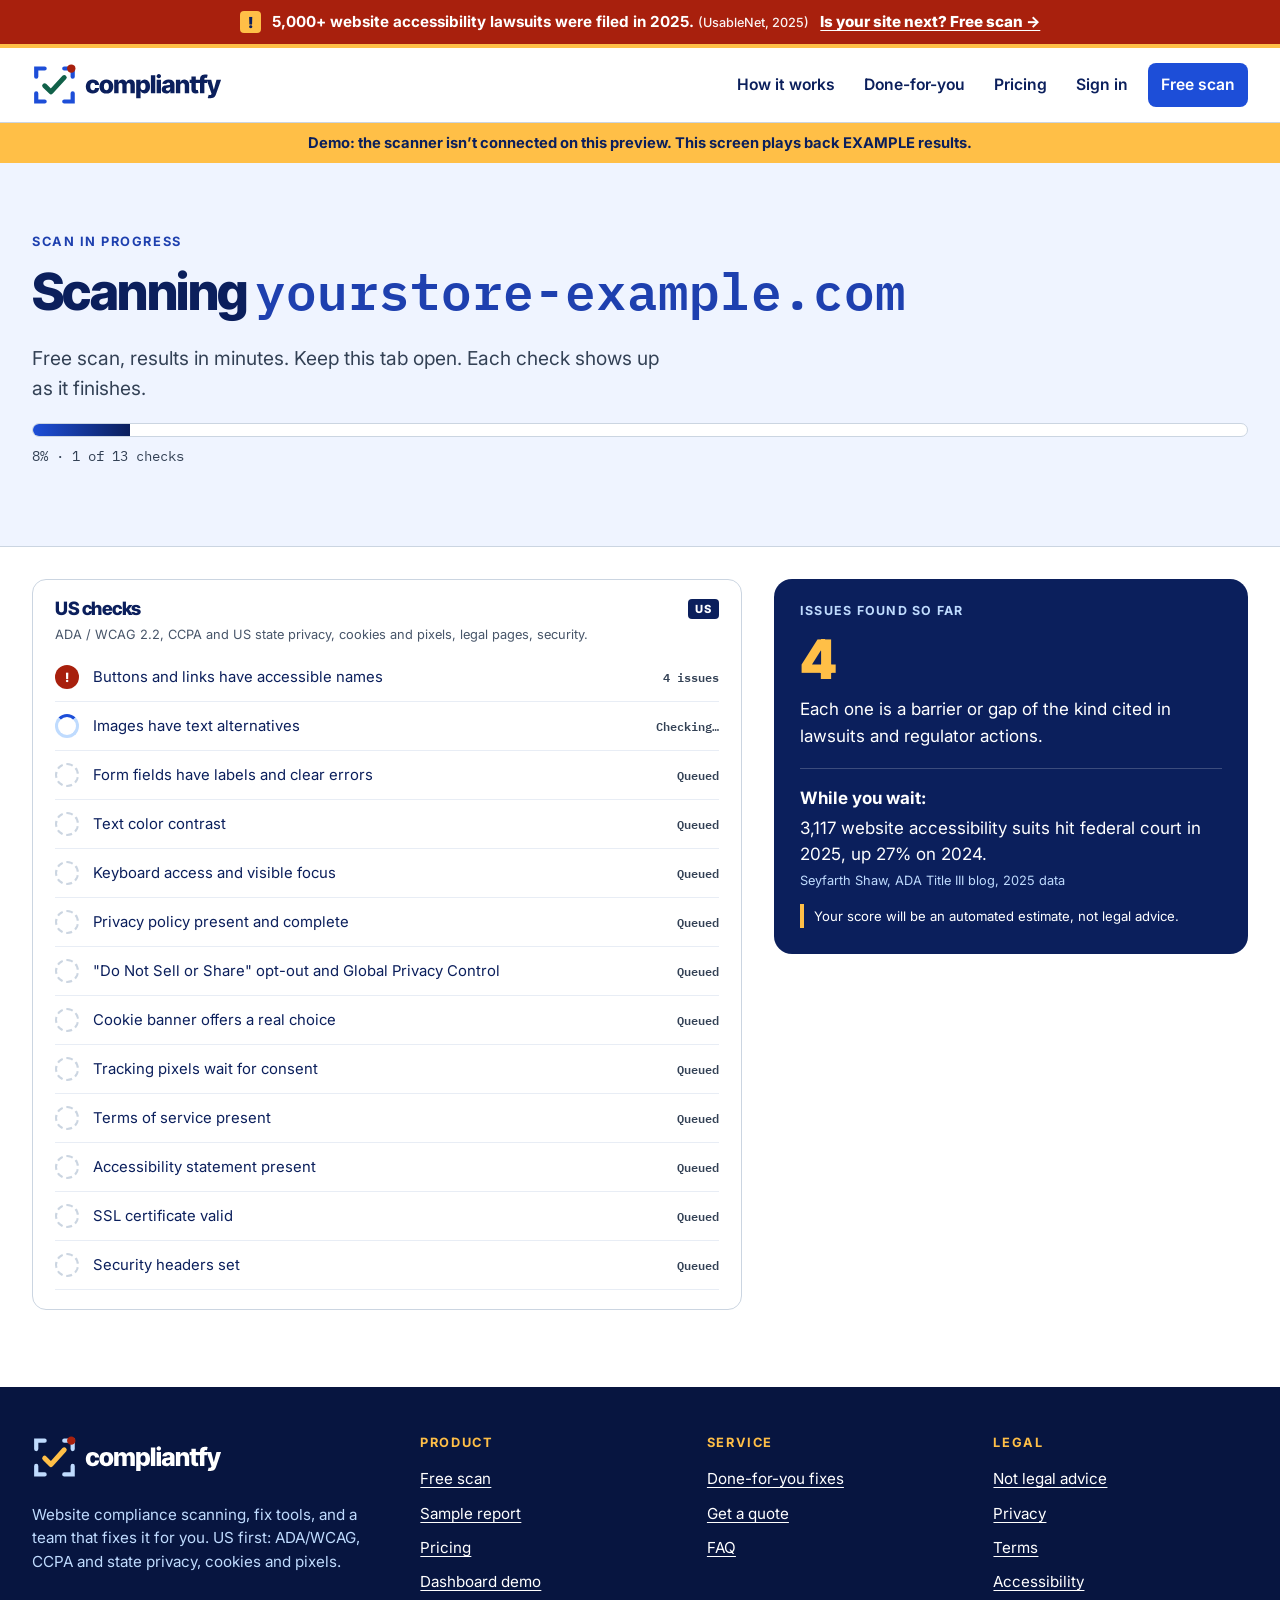
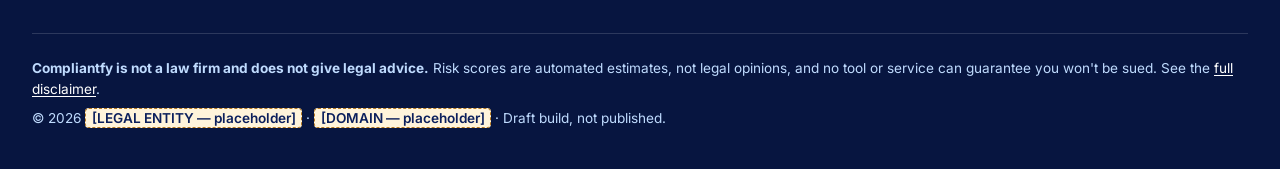
<file: scan.html>
<!doctype html>
<html lang="en"><head>
<meta charset="utf-8"><meta name="viewport" content="width=device-width,initial-scale=1">
<title>Scanning your site · Compliantfy</title>
<meta name="description" content="Your free Compliantfy scan is running.">
<meta name="robots" content="noindex, nofollow"><!-- DRAFT: remove noindex at launch -->
<link rel="icon" href="favicon.svg" type="image/svg+xml"><link rel="icon" href="favicon.ico" sizes="32x32"><link rel="apple-touch-icon" href="assets/img/apple-touch-icon.png">
<meta name="theme-color" content="#0B1F5C">
<link rel="preload" href="assets/fonts/inter-var-latin.woff2" as="font" type="font/woff2" crossorigin>
<link rel="stylesheet" href="assets/css/site.css">
</head>
<body>
<a class="skip" href="#main">Skip to content</a>
<div class="ribbon" role="region" aria-label="Lawsuit alert"><div class="wrap"><span class="ic-alert" aria-hidden="true">!</span><span><strong>5,000+ website accessibility lawsuits were filed in 2025.</strong> <small>(UsableNet, 2025)</small></span><a href="index.html#scan">Is your site next? Free scan →</a></div></div>
<header class="site-header"><div class="wrap hdr">
<a class="brand" href="index.html"><img src="assets/img/logo.svg" alt="Compliantfy home" width="271" height="64"></a>
<button class="nav-toggle" type="button" aria-expanded="false" aria-controls="site-nav"><span class="burger" aria-hidden="true"></span>Menu</button>
<nav class="site-nav" id="site-nav" aria-label="Main"><ul><li><a href="index.html">How it works</a></li><li><a href="done-for-you.html">Done-for-you</a></li><li><a href="pricing.html">Pricing</a></li><li><a href="dashboard.html">Sign in</a></li><li class="cta"><a href="index.html#scan">Free scan</a></li></ul></nav>
</div></header>
<main id="main">
<div class="ex-bar">Demo: the scanner isn't connected yet. This screen plays back EXAMPLE results.</div>
<section class="phero"><div class="wrap">
<span class="eyebrow" id="scan-status">Scan in progress</span>
<h1 id="scan-h" style="font-size:clamp(2rem,1.3rem + 2.6vw,3.2rem)">Scanning <span class="mono" data-r="site" style="color:var(--blue-dark);letter-spacing:0;word-break:break-all">your site</span></h1>
<p class="lead">Free scan, results in minutes. Keep this tab open. Each check shows up as it finishes.</p>
<div class="progress" id="scan-bar" role="progressbar" aria-label="Scan progress" aria-valuemin="0" aria-valuemax="100" aria-valuenow="0"><i></i></div>
<p class="mono" id="scan-pct" style="font-size:.9rem;color:var(--slate)">0%</p>
<p class="vh" id="scan-live" aria-live="polite"></p>
</div></section>
<section class="section" style="padding-top:2rem"><div class="wrap scan-shell">
<div>
<div class="module scan-list" style="margin-top:0"><div class="module-hd"><h2>US checks</h2><span class="region">US</span></div>
<p class="cite" style="margin:.4rem 0 .6rem">ADA / WCAG 2.2, CCPA and US state privacy, cookies and pixels, legal pages, security.</p>
<ul class="runlist" id="us-checks"></ul></div>
<div class="module scan-list" id="eu-module" hidden><div class="module-hd"><h2>EU module</h2><span class="region">EU</span></div>
<p class="cite" style="margin:.4rem 0 .6rem">GDPR consent and notices, European Accessibility Act. Scored separately.</p>
<ul class="runlist" id="eu-checks"></ul></div>
<div class="ok-box" id="scan-done" hidden style="margin-top:1.5rem"><h2 style="font-size:1.4rem;margin:0 0 .4rem">Your report is ready.</h2><p style="margin:0 0 1rem">See your risk score, every issue, and your two ways to fix it.</p><a class="btn btn-danger" href="report.html">View my report</a></div>
</div>
<aside class="side-card" aria-labelledby="found-h">
<h2 id="found-h" class="mini-h" style="color:var(--sky)">Issues found so far</h2>
<div class="big" id="scan-found">0</div>
<p style="margin:.6rem 0 1.2rem">Each one is a barrier or gap of the kind cited in lawsuits and regulator actions.</p>
<hr style="border:0;border-top:1px solid #ffffff33">
<p style="font-weight:700;margin:1rem 0 .2rem">While you wait:</p>
<p style="margin:0 0 .3rem">3,117 website accessibility suits hit federal court in 2025, up 27% on 2024.</p>
<cite class="cite">Seyfarth Shaw, ADA Title III blog, 2025 data</cite>
<p class="disc" style="color:#fff">Your score will be an automated estimate, not legal advice.</p>
</aside>
</div></section>
</main>
<footer class="site-footer"><div class="wrap">
<div class="ft">
<div><img src="assets/img/logo-reverse.svg" alt="Compliantfy" width="190" height="45"><p style="margin-top:1rem">Website compliance scanning, fix tools, and a team that fixes it for you. US first: ADA/WCAG, CCPA and state privacy, cookies and pixels.</p></div>
<div><h2>Product</h2><ul><li><a href="index.html#scan">Free scan</a></li><li><a href="report.html">Sample report</a></li><li><a href="pricing.html">Pricing</a></li><li><a href="dashboard.html">Dashboard demo</a></li></ul></div>
<div><h2>Service</h2><ul><li><a href="done-for-you.html">Done-for-you fixes</a></li><li><a href="quote.html">Get a quote</a></li><li><a href="index.html#faq">FAQ</a></li></ul></div>
<div><h2>Legal</h2><ul><li><a href="disclaimer.html">Not legal advice</a></li><li><a href="privacy.html">Privacy</a></li><li><a href="terms.html">Terms</a></li><li><a href="accessibility.html">Accessibility</a></li></ul></div>
</div>
<div class="ft-legal">
<p><strong>Compliantfy is not a law firm and does not give legal advice.</strong> Risk scores are automated estimates, not legal opinions, and no tool or service can guarantee you won't be sued. See the <a href="disclaimer.html">full disclaimer</a>.</p>
<p>© 2026 <span class="ph">[LEGAL ENTITY — placeholder]</span> · <span class="ph">[DOMAIN — placeholder]</span> · Draft build, not published.</p>
</div></div></footer>
<script src="assets/js/site.js" defer></script>
<script src="assets/js/config.js"></script><script src="data/sample-results.js"></script><script src="assets/js/results.js"></script>
<script src="assets/js/scan-live.js"></script>
</body></html>
</file>
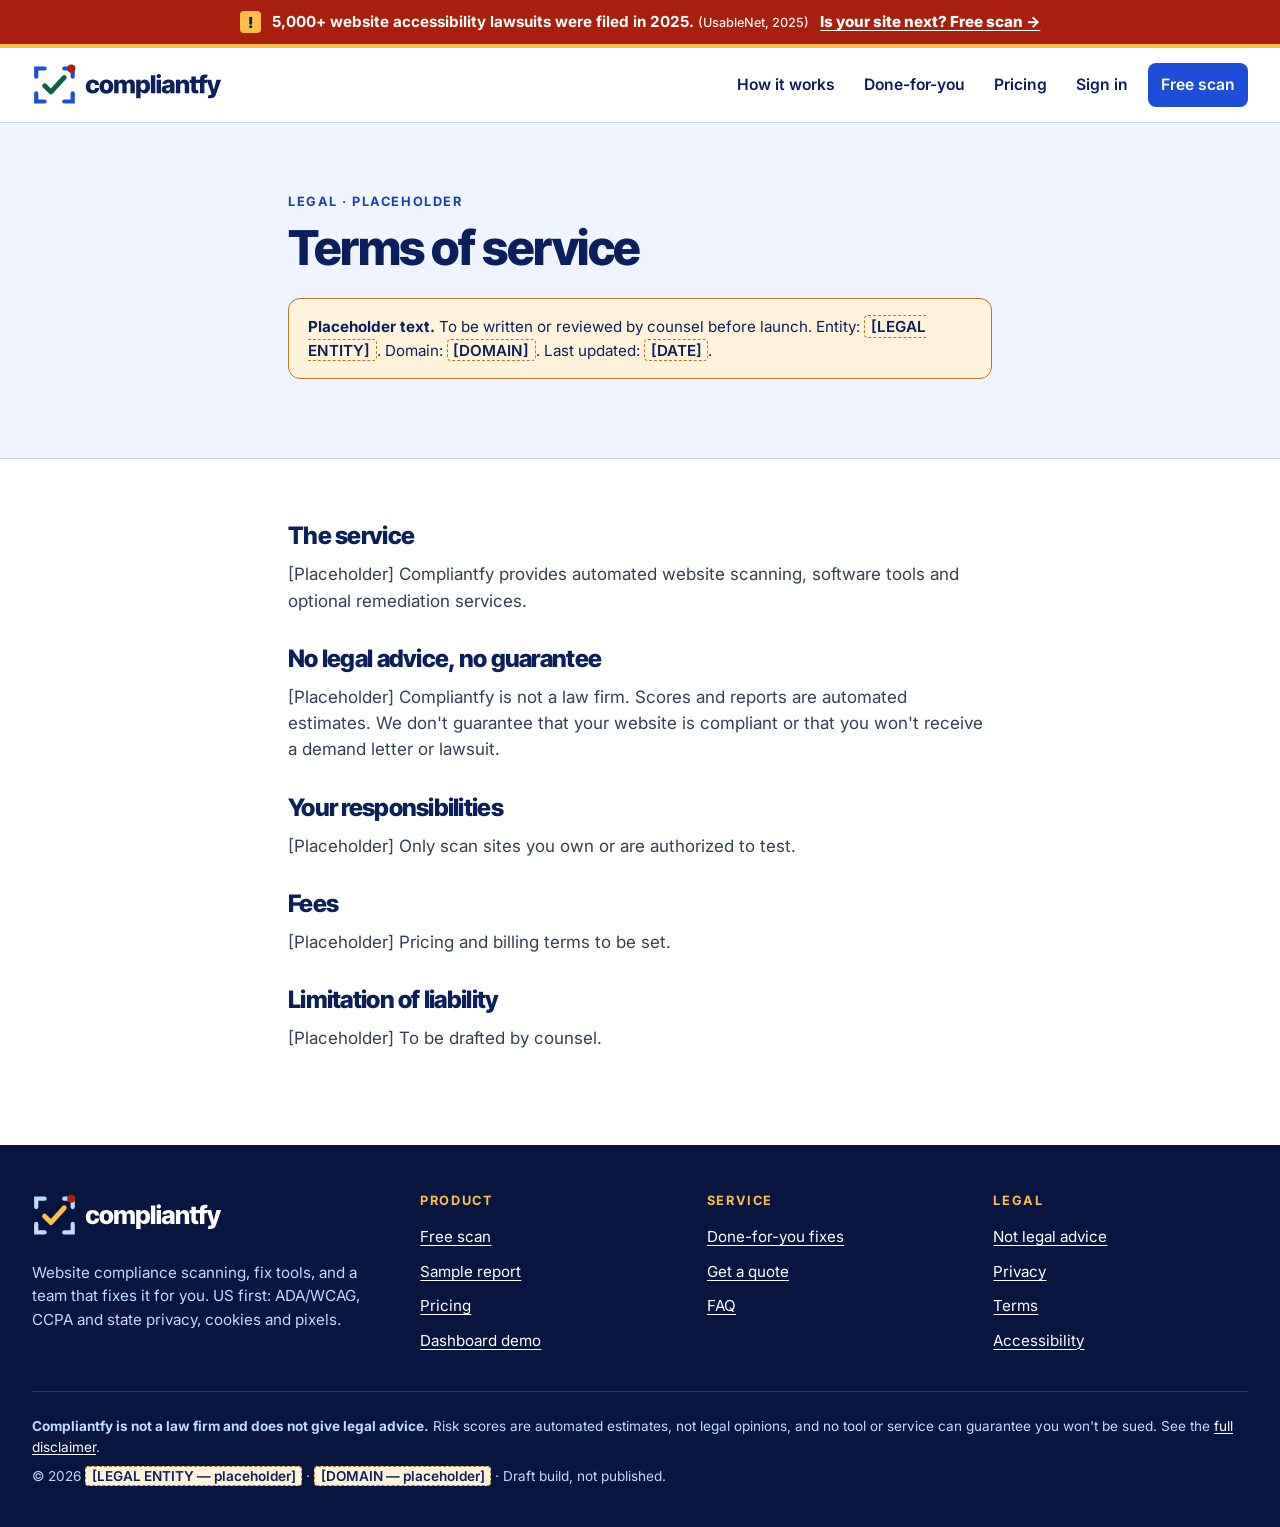
<file: terms.html>
<!doctype html>
<html lang="en"><head>
<meta charset="utf-8"><meta name="viewport" content="width=device-width,initial-scale=1">
<title>Terms of service · Compliantfy</title>
<meta name="description" content="Terms of service">
<meta name="robots" content="noindex, nofollow"><!-- DRAFT: remove noindex at launch -->
<link rel="icon" href="favicon.svg" type="image/svg+xml"><link rel="icon" href="favicon.ico" sizes="32x32"><link rel="apple-touch-icon" href="assets/img/apple-touch-icon.png">
<meta name="theme-color" content="#0B1F5C">
<link rel="preload" href="assets/fonts/inter-var-latin.woff2" as="font" type="font/woff2" crossorigin>
<link rel="stylesheet" href="assets/css/site.css">
</head>
<body>
<a class="skip" href="#main">Skip to content</a>
<div class="ribbon" role="region" aria-label="Lawsuit alert"><div class="wrap"><span class="ic-alert" aria-hidden="true">!</span><span><strong>5,000+ website accessibility lawsuits were filed in 2025.</strong> <small>(UsableNet, 2025)</small></span><a href="index.html#scan">Is your site next? Free scan →</a></div></div>
<header class="site-header"><div class="wrap hdr">
<a class="brand" href="index.html"><img src="assets/img/logo.svg" alt="Compliantfy home" width="271" height="64"></a>
<button class="nav-toggle" type="button" aria-expanded="false" aria-controls="site-nav"><span class="burger" aria-hidden="true"></span>Menu</button>
<nav class="site-nav" id="site-nav" aria-label="Main"><ul><li><a href="index.html">How it works</a></li><li><a href="done-for-you.html">Done-for-you</a></li><li><a href="pricing.html">Pricing</a></li><li><a href="dashboard.html">Sign in</a></li><li class="cta"><a href="index.html#scan">Free scan</a></li></ul></nav>
</div></header>
<main id="main">
<section class="phero"><div class="wrap narrow"><span class="eyebrow">Legal · placeholder</span><h1 style="font-size:clamp(2rem,1.3rem + 2.6vw,3rem)">Terms of service</h1><p class="note-box"><strong>Placeholder text.</strong> To be written or reviewed by counsel before launch. Entity: <span class="ph">[LEGAL ENTITY]</span>. Domain: <span class="ph">[DOMAIN]</span>. Last updated: <span class="ph">[DATE]</span>.</p></div></section><section class="section legal" style="padding-top:2rem"><div class="wrap narrow"><h2>The service</h2><p>[Placeholder] Compliantfy provides automated website scanning, software tools and optional remediation services.</p>
<h2>No legal advice, no guarantee</h2><p>[Placeholder] Compliantfy is not a law firm. Scores and reports are automated estimates. We don't guarantee that your website is compliant or that you won't receive a demand letter or lawsuit.</p>
<h2>Your responsibilities</h2><p>[Placeholder] Only scan sites you own or are authorized to test.</p>
<h2>Fees</h2><p>[Placeholder] Pricing and billing terms to be set.</p>
<h2>Limitation of liability</h2><p>[Placeholder] To be drafted by counsel.</p></div></section>
</main>
<footer class="site-footer"><div class="wrap">
<div class="ft">
<div><img src="assets/img/logo-reverse.svg" alt="Compliantfy" width="190" height="45"><p style="margin-top:1rem">Website compliance scanning, fix tools, and a team that fixes it for you. US first: ADA/WCAG, CCPA and state privacy, cookies and pixels.</p></div>
<div><h2>Product</h2><ul><li><a href="index.html#scan">Free scan</a></li><li><a href="report.html">Sample report</a></li><li><a href="pricing.html">Pricing</a></li><li><a href="dashboard.html">Dashboard demo</a></li></ul></div>
<div><h2>Service</h2><ul><li><a href="done-for-you.html">Done-for-you fixes</a></li><li><a href="quote.html">Get a quote</a></li><li><a href="index.html#faq">FAQ</a></li></ul></div>
<div><h2>Legal</h2><ul><li><a href="disclaimer.html">Not legal advice</a></li><li><a href="privacy.html">Privacy</a></li><li><a href="terms.html">Terms</a></li><li><a href="accessibility.html">Accessibility</a></li></ul></div>
</div>
<div class="ft-legal">
<p><strong>Compliantfy is not a law firm and does not give legal advice.</strong> Risk scores are automated estimates, not legal opinions, and no tool or service can guarantee you won't be sued. See the <a href="disclaimer.html">full disclaimer</a>.</p>
<p>© 2026 <span class="ph">[LEGAL ENTITY — placeholder]</span> · <span class="ph">[DOMAIN — placeholder]</span> · Draft build, not published.</p>
</div></div></footer>
<script src="assets/js/site.js" defer></script>
</body></html>
</file>
<file: assets/css/site.css>
/* Compliantfy site styles. Draft v0.1. Fonts self-hosted (SIL OFL 1.1). No external requests. */
@font-face{font-family:"Inter";src:url("../fonts/inter-var-latin.woff2") format("woff2");font-weight:100 900;font-display:swap}
@font-face{font-family:"Inter Tight";src:url("../fonts/intertight-var-latin.woff2") format("woff2");font-weight:100 900;font-display:swap}
@font-face{font-family:"IBM Plex Mono";src:url("../fonts/ibmplexmono-regular-latin.woff2") format("woff2");font-weight:400;font-display:swap}
@font-face{font-family:"IBM Plex Mono";src:url("../fonts/ibmplexmono-semibold-latin.woff2") format("woff2");font-weight:600 700;font-display:swap}
:root{
  --navy:#0B1F5C;--deep:#071540;--blue:#1D4ED8;--blue-dark:#1E40AF;--tint:#EFF4FF;--sky:#BFDBFE;
  --red:#A8200D;--red-dark:#861a0a;--red-tint:#FDECEA;--amber:#FFBF47;--amber-tint:#FFF4DB;--green:#116149;--green-tint:#E7F4EC;
  --slate:#334155;--muted:#475569;--line:#CBD5E1;--soft:#F1F5F9;--white:#fff;
  --head:"Inter Tight","Inter",system-ui,-apple-system,"Segoe UI",Roboto,Arial,sans-serif;
  --body:"Inter",system-ui,-apple-system,"Segoe UI",Roboto,Arial,sans-serif;
  --mono:"IBM Plex Mono",ui-monospace,SFMono-Regular,Menlo,monospace;
  --r:14px;--maxw:80rem;
}
*,*::before,*::after{box-sizing:border-box}
html{-webkit-text-size-adjust:100%;scroll-behavior:smooth}
body{margin:0;font-family:var(--body);font-size:1.0625rem;line-height:1.55;color:var(--navy);background:#fff}
img,svg{max-width:100%;height:auto}
h1,h2,h3,h4{font-family:var(--head);font-weight:800;line-height:1.08;letter-spacing:-.03em;margin:0 0 .5em;color:inherit}
h1{font-size:clamp(2.4rem,1.4rem + 4vw,4.4rem)}
h2{font-size:clamp(1.8rem,1.2rem + 2.2vw,3rem)}
h3{font-size:1.3rem;letter-spacing:-.015em}
p,ul,ol{margin:0 0 1em}
a{color:var(--blue-dark);text-underline-offset:.18em;text-decoration-thickness:.08em}
a:hover{color:var(--navy);text-decoration-thickness:.14em}
:focus-visible{outline:3px solid var(--amber);outline-offset:2px;box-shadow:0 0 0 6px var(--navy);border-radius:6px}
.skip{position:absolute;left:.5rem;top:-5rem;z-index:100;background:var(--navy);color:#fff;padding:.75rem 1rem;border-radius:8px;font-weight:700}
.skip:focus{top:.5rem;color:#fff}
.wrap{width:100%;max-width:var(--maxw);margin:0 auto;padding:0 2rem}
.narrow{max-width:48rem}
.vh{position:absolute!important;width:1px;height:1px;padding:0;margin:-1px;overflow:hidden;clip:rect(0 0 0 0);white-space:nowrap;border:0}
.mono{font-family:var(--mono)}
.eyebrow{display:inline-block;font:700 .8rem/1.2 var(--body);letter-spacing:.12em;text-transform:uppercase;color:var(--blue-dark);margin-bottom:.8rem}
.lead{font-size:1.2rem;color:var(--slate);max-width:40rem}
.cite,cite{display:block;font-style:normal;font-size:.8rem;line-height:1.4;color:var(--muted)}
.ex-badge{display:inline-block;background:var(--amber);color:var(--navy);font:800 .7rem/1 var(--body);letter-spacing:.08em;padding:.3rem .5rem;border-radius:4px;text-transform:uppercase;vertical-align:middle}
.ph{background:var(--amber-tint);border:1px dashed #b7791f;color:var(--navy);padding:.05rem .35rem;border-radius:4px;font-weight:600}
.disc{font-size:.82rem;color:var(--slate);border-left:4px solid var(--amber);padding:.1rem 0 .1rem .65rem;margin:.9rem 0 0}
.ic-alert{display:inline-grid;place-items:center;width:1.4em;height:1.4em;border-radius:4px;background:var(--amber);color:var(--navy);font-weight:900;font-family:var(--head);flex:none}
/* Ribbon */
.ribbon{background:var(--red);color:#fff;border-bottom:4px solid var(--amber)}
.ribbon .wrap{display:flex;align-items:center;justify-content:center;gap:.7rem;min-height:44px;padding-top:.45rem;padding-bottom:.45rem;font-weight:600;font-size:.95rem;text-align:center;flex-wrap:wrap}
.ribbon a{color:#fff;font-weight:800}
.ribbon a:hover{color:var(--amber)}
.ribbon small{opacity:.95;font-weight:500}
/* Header (not sticky: never obscures focus, WCAG 2.4.11) */
.site-header{background:#fff;border-bottom:1px solid var(--line)}
.hdr{display:flex;align-items:center;justify-content:space-between;gap:1rem;min-height:74px;flex-wrap:wrap}
.brand{display:inline-flex;align-items:center;min-height:44px}
.brand img{display:block;width:190px;height:auto}
.nav-toggle{display:none}
.site-nav ul{display:flex;align-items:center;gap:.2rem;list-style:none;margin:0;padding:0}
.site-nav a{display:inline-flex;align-items:center;min-height:44px;padding:.5rem .8rem;border-radius:8px;color:var(--navy);text-decoration:none;font-weight:600;font-size:.98rem}
.site-nav a:hover{background:var(--tint)}
.site-nav a[aria-current="page"]{text-decoration:underline;text-decoration-thickness:3px;text-underline-offset:.4em;color:var(--blue-dark)}
.site-nav .cta a{background:var(--blue);color:#fff;margin-left:.3rem}
.site-nav .cta a:hover{background:var(--blue-dark)}
/* Buttons */
.btn{display:inline-flex;align-items:center;justify-content:center;gap:.5rem;min-height:48px;padding:.75rem 1.3rem;border-radius:10px;font:700 1.02rem/1.2 var(--body);text-decoration:none;border:2px solid transparent;cursor:pointer}
.btn-primary{background:var(--blue);color:#fff}.btn-primary:hover{background:var(--blue-dark);color:#fff}
.btn-danger{background:var(--red);color:#fff}.btn-danger:hover{background:var(--red-dark);color:#fff}
.btn-dark{background:var(--navy);color:#fff}.btn-dark:hover{background:var(--deep);color:#fff}
.btn-outline{background:#fff;color:var(--blue-dark);border-color:var(--blue)}.btn-outline:hover{background:var(--tint);color:var(--navy)}
.btn-light{background:#fff;color:var(--navy)}.btn-light:hover{background:var(--sky);color:var(--navy)}
.btn-ghost{background:transparent;color:#fff;border-color:#fff}.btn-ghost:hover{background:#ffffff1f;color:#fff}
.btn[disabled],.btn[aria-disabled="true"]{opacity:.6;cursor:not-allowed}
.btn-row{display:flex;flex-wrap:wrap;gap:.75rem;margin-top:1.4rem}
/* Sections */
.section{padding:clamp(3rem,6vw,5.5rem) 0}
.section-tint{background:var(--tint)}.section-soft{background:var(--soft)}
.section-navy{background:var(--navy);color:#fff}.section-navy .eyebrow{color:var(--amber)}.section-navy .lead{color:var(--sky)}.section-navy cite,.section-navy .cite{color:var(--sky)}
.section-deep{background:var(--deep);color:#fff}
.sec-head{max-width:46rem;margin-bottom:2.2rem}
/* Hero */
.hero{background:radial-gradient(60rem 30rem at 85% 0%,#dbe6ff 0,transparent 60%),var(--tint);padding:clamp(2.5rem,5vw,4.5rem) 0 clamp(3rem,5vw,4.5rem)}
.hero-grid{display:grid;grid-template-columns:1fr 1.05fr;gap:3.5rem;align-items:center}
.pill{display:inline-flex;align-items:center;gap:.5rem;background:#fff;border:1px solid var(--line);border-radius:999px;padding:.35rem .9rem .35rem .4rem;font-size:.9rem;font-weight:600;color:var(--slate)}
.pill b{background:var(--red);color:#fff;border-radius:999px;padding:.12rem .6rem;font-size:.8rem}
.hero h1{margin:1.1rem 0 1.1rem}
.hl-red{color:var(--red)}
/* Scan form */
.scan-form{max-width:38rem}
.scan-box{display:flex;background:#fff;border:2px solid var(--navy);border-radius:14px;padding:.45rem;gap:.45rem;box-shadow:0 20px 40px -20px #0b1f5c55}
.scan-box:focus-within{border-color:var(--blue);box-shadow:0 0 0 4px var(--sky),0 20px 40px -20px #0b1f5c55}
.scan-box .pre{display:flex;align-items:center;padding-left:.8rem;color:var(--muted);font:600 1rem var(--mono)}
.scan-box input{flex:1;min-width:0;border:0;font:600 1.1rem var(--mono);color:var(--navy);padding:.85rem .3rem;background:transparent}
.scan-box input:focus{outline:none}
.scan-box input::placeholder{color:var(--muted)}
.scan-box .btn{min-height:52px}
.scan-meta{display:flex;flex-wrap:wrap;align-items:center;gap:.6rem 1.4rem;margin-top:.9rem;font-size:.95rem;color:var(--slate)}
.scan-meta strong{color:var(--navy)}
.field-err{color:var(--red);font-weight:700;margin:.5rem 0 0;font-size:.95rem}
.switch{display:inline-flex;align-items:center;gap:.6rem;cursor:pointer;font-weight:600;color:var(--navy);min-height:44px}
.switch input{appearance:none;-webkit-appearance:none;width:46px;height:26px;border-radius:999px;background:var(--line);border:2px solid var(--slate);position:relative;cursor:pointer;margin:0;flex:none}
.switch input::after{content:"";position:absolute;top:2px;left:2px;width:18px;height:18px;border-radius:50%;background:#fff;box-shadow:0 1px 2px #0005;transition:left .15s}
.switch input:checked{background:var(--blue);border-color:var(--blue-dark)}
.switch input:checked::after{left:22px}
.switch .tag{font:700 .7rem var(--body);background:var(--navy);color:#fff;padding:.15rem .4rem;border-radius:4px}
.checks{display:flex;flex-wrap:wrap;gap:.35rem 1rem;margin:1rem 0 0;padding:0;list-style:none;color:var(--slate);font-size:.92rem;font-weight:600}
.checks li::before{content:"✓ ";color:var(--green);font-weight:800}
/* App window (hero product preview) */
.app{background:#fff;border:1px solid var(--line);border-radius:18px;box-shadow:0 40px 80px -30px #0b1f5c66;overflow:hidden}
.app-bar{display:flex;align-items:center;gap:.4rem;padding:.7rem 1rem;border-bottom:1px solid var(--line);background:#f8fafc}
.app-bar .dot{width:11px;height:11px;border-radius:50%;background:var(--line)}
.app-bar .url{margin-left:.8rem;flex:1;min-width:0;overflow:hidden;text-overflow:ellipsis;white-space:nowrap;background:#fff;border:1px solid var(--line);border-radius:8px;padding:.3rem .7rem;font:500 .85rem var(--mono);color:var(--slate)}
.app-body{display:grid;grid-template-columns:.9fr 1.1fr}
.app-col{padding:1.4rem}
.app-col+.app-col{border-left:1px solid var(--line)}
.app h2.mini-h,.mini-h{font:700 .78rem/1.2 var(--body);text-transform:uppercase;letter-spacing:.1em;color:var(--slate);margin:0 0 .8rem}
.ring{position:relative;width:170px;margin:0 auto}
.ring .n{position:absolute;inset:0;display:flex;flex-direction:column;align-items:center;justify-content:center;font:800 3rem/1 var(--head);color:var(--red)}
.ring .n small{font:600 .85rem var(--body);color:var(--slate);margin-top:.3rem}
.lvl{display:inline-block;font-weight:800;border-radius:999px;padding:.25rem .8rem;font-size:.85rem;border:1px solid}
.lvl-critical,.lvl-high{background:var(--red-tint);color:var(--red);border-color:var(--red)}
.lvl-elevated{background:var(--amber-tint);color:#7a4b00;border-color:#b7791f}
.lvl-low{background:var(--green-tint);color:var(--green);border-color:var(--green)}
.cats{margin:1rem 0 0;padding:0;list-style:none;font-size:.9rem}
.cats li{display:flex;justify-content:space-between;gap:.5rem;padding:.4rem 0;border-bottom:1px dashed var(--line)}
.cats b{color:var(--red)}.cats b.ok{color:var(--green)}.cats b.warn{color:#7a4b00}
.runlist{list-style:none;margin:0;padding:0}
.runlist li{display:grid;grid-template-columns:28px 1fr auto;gap:.6rem;align-items:center;padding:.55rem 0;border-bottom:1px solid #e8edf5;font-size:.93rem}
.st{width:24px;height:24px;border-radius:50%;display:grid;place-items:center;font:800 .8rem var(--head);color:#fff}
.st-fail{background:var(--red)}.st-pass{background:var(--green)}.st-warn{background:var(--amber);color:var(--navy)}
.st-queued{background:#fff;border:2px dashed var(--line)}
.st-running{background:#fff;border:3px solid var(--sky);border-top-color:var(--blue);animation:spin 1s linear infinite}
.st-skipped{background:var(--soft);color:var(--muted);border:1px solid var(--line)}
@keyframes spin{to{transform:rotate(360deg)}}
.tag-std{font:600 .72rem var(--mono);color:var(--slate);white-space:nowrap}
.why{margin-top:1rem;background:var(--tint);border-left:4px solid var(--red);border-radius:8px;padding:.8rem 1rem;font-size:.9rem}
.why b{display:block;color:var(--red)}
.paths{display:grid;grid-template-columns:1fr 1fr;border-top:1px solid var(--line)}
.paths a{padding:1rem 1.2rem;text-decoration:none;font-weight:700;display:flex;justify-content:space-between;min-height:48px;align-items:center}
.paths a:first-child{color:var(--blue-dark);border-right:1px solid var(--line)}
.paths a:last-child{background:var(--navy);color:#fff}
.paths a:hover{text-decoration:underline}
/* Red stat band (A) */
.redband{background:var(--red);color:#fff;border-top:6px solid var(--amber)}
.redband .wrap{display:grid;grid-template-columns:1.35fr 1fr 1fr;gap:0;align-items:stretch}
.rb{padding:2.2rem 2rem 2.2rem 0}
.rb+.rb{padding-left:2rem;border-left:2px solid #ffffff59}
.rb .big{display:block;font:900 clamp(4.5rem,3rem + 6vw,8.5rem)/.9 var(--head);letter-spacing:-.05em}
.rb .num{display:block;font:900 clamp(2.6rem,2rem + 2vw,3.6rem)/1 var(--head);letter-spacing:-.03em}
.rb p{margin:.6rem 0 .4rem;font-weight:700;font-size:1.1rem;max-width:30rem}
.rb cite{color:#fff;opacity:1;font-size:.82rem}
.rb sup a,.foot-ref{color:#fff}
/* Steps */
.steps{display:grid;grid-template-columns:repeat(3,1fr);gap:1.5rem;counter-reset:s;list-style:none;padding:0;margin:0}
.steps li{background:#fff;border:1px solid var(--line);border-radius:var(--r);padding:1.6rem;position:relative}
.steps li::before{counter-increment:s;content:counter(s);display:grid;place-items:center;width:44px;height:44px;border-radius:12px;background:var(--navy);color:#fff;font:800 1.2rem var(--head);margin-bottom:1rem}
.steps li:nth-child(2)::before{background:var(--red)}
.steps li:nth-child(3)::before{background:var(--green)}
/* Report teaser / exposure notice (A styling) */
.notice{background:#fff;color:var(--navy);border:3px solid var(--navy);box-shadow:12px 12px 0 var(--red);border-radius:4px}
.notice-hd{background:var(--navy);color:#fff;padding:.8rem 1.1rem;display:flex;justify-content:space-between;align-items:center;gap:1rem;font:800 .8rem var(--body);letter-spacing:.1em;text-transform:uppercase}
.notice-bd{padding:1.3rem}
.sev{display:inline-block;flex:none;font:800 .68rem/1 var(--body);padding:.3rem .45rem;text-transform:uppercase;letter-spacing:.06em;border-radius:3px}
.sev-critical{background:var(--red);color:#fff}.sev-high{background:var(--amber);color:var(--navy)}
.sev-medium{background:var(--sky);color:var(--navy)}.sev-low{background:var(--soft);color:var(--slate);border:1px solid var(--line)}
.teaser-grid{display:grid;grid-template-columns:1fr 1fr;gap:3rem;align-items:center}
.issue-lines{list-style:none;margin:1rem 0 0;padding:0;border-top:2px solid var(--navy)}
.issue-lines li{display:flex;gap:.7rem;align-items:baseline;padding:.65rem 0;border-bottom:1px solid var(--line)}
.blur{filter:blur(4px);user-select:none}
/* Industries */
.inds{display:grid;grid-template-columns:repeat(5,1fr);gap:1rem}
.ind{background:#fff;border:2px solid var(--navy);border-radius:var(--r);padding:1.3rem}
.ind .pct{display:block;font:900 2.6rem/1 var(--head);color:var(--red);letter-spacing:-.03em}
.ind .pct.na{font-size:1.25rem;color:var(--slate);line-height:1.2;padding:.4rem 0}
.ind h3{font-size:1.1rem;margin:.5rem 0 .3rem}
.ind p{font-size:.9rem;color:var(--slate);margin:0}
/* Ticker (C) */
.ticker{background:#000c2e;border-block:1px solid #ffffff26;display:flex;align-items:stretch}
.ticker-track{overflow:hidden;flex:1;min-width:0}
.ticker-inner{display:inline-flex;white-space:nowrap;animation:tick 70s linear infinite;font:500 .9rem var(--mono);color:var(--sky);padding:.75rem 0}
.ticker[data-paused="true"] .ticker-inner{animation-play-state:paused}
.ticker-inner span{padding:0 1.6rem}.ticker-inner b{color:var(--amber)}
.ticker-inner i{font-style:normal;color:#fff;background:var(--red);padding:.05rem .35rem;margin-right:.5rem;font-weight:600}
.ticker-btn{flex:none;background:var(--navy);color:#fff;border:0;border-left:1px solid #ffffff33;font:600 .85rem var(--body);padding:0 1rem;min-width:44px;min-height:44px;cursor:pointer}
@keyframes tick{to{transform:translateX(-50%)}}
/* Charts (C) */
.charts{display:grid;grid-template-columns:1.1fr .9fr;gap:1.5rem}
.panel{background:var(--navy);border:1px solid #ffffff33;border-radius:var(--r);padding:1.5rem}
.panel h3{font:600 .82rem var(--mono);letter-spacing:.06em;text-transform:uppercase;color:var(--sky);margin:0 0 1rem;display:flex;justify-content:space-between;gap:1rem}
.bars{display:flex;align-items:flex-end;gap:.5rem;height:230px;border-bottom:1px solid #ffffff66;padding-top:1.6rem}
.bars .b{flex:1;display:flex;flex-direction:column;justify-content:flex-end;align-items:stretch;height:100%;text-align:center;font:600 .72rem var(--mono);color:#fff}
.bars .b i{display:block;background:var(--sky);border-radius:3px 3px 0 0;margin-top:.3rem}
.bars .b.hot i{background:var(--amber)}.bars .b.now i{background:#ff6b57}
.bars-x{display:flex;gap:.5rem;font:500 .72rem var(--mono);color:var(--sky);margin-top:.4rem}.bars-x span{flex:1;text-align:center}
.panel .cite{color:var(--sky);margin-top:.9rem;font-family:var(--mono);font-size:.75rem}
.facts{display:grid;grid-template-columns:repeat(4,1fr);gap:0;margin-top:2rem;border-top:1px solid #ffffff33}
.fact{padding:1.5rem 1.4rem 1.5rem 0}.fact+.fact{padding-left:1.4rem;border-left:1px solid #ffffff33}
.fact b{font:700 2.3rem/1 var(--mono);display:block}.fact b em{font-style:normal;color:var(--amber)}
.fact p{margin:.5rem 0 .3rem}.fact cite{color:var(--sky);font-family:var(--mono);font-size:.75rem}
.counter-slot{margin-top:2rem;display:grid;grid-template-columns:auto 1fr auto;gap:1.5rem;align-items:center;border:2px dashed var(--amber);border-radius:var(--r);padding:1.3rem 1.5rem;background:#ffffff0d}
.counter-slot .val{font:700 2.4rem/1 var(--mono);color:var(--amber)}
.counter-slot .lbl{font-weight:700}
.counter-slot .upd{font:600 .8rem var(--mono);color:var(--navy);background:var(--amber);padding:.3rem .6rem;border-radius:4px;white-space:nowrap}
/* Compare */
.compare{display:grid;grid-template-columns:1fr 1fr;gap:1.5rem}
.card{background:#fff;border:1px solid var(--line);border-radius:18px;padding:1.8rem}
.card.dark{background:var(--navy);color:#fff;border-color:var(--navy)}
.card .k{font:800 .78rem var(--body);letter-spacing:.12em;text-transform:uppercase;color:var(--blue-dark)}
.card.dark .k{color:var(--amber)}
.card h3{font-size:1.6rem;margin:.4rem 0 .6rem}
.card ul{padding-left:0;list-style:none;margin:1rem 0 0}
.card li{padding:.45rem 0 .45rem 1.8rem;position:relative;border-top:1px solid var(--line)}
.card.dark li{border-color:#ffffff2e}
.card li::before{content:"✓";position:absolute;left:0;top:.45rem;color:var(--green);font-weight:900}
.card.dark li::before{color:var(--amber)}
.card .best{font-size:.95rem;color:var(--slate);margin-top:1rem}.card.dark .best{color:var(--sky)}
table.cmp{width:100%;border-collapse:collapse;margin-top:2rem;font-size:.95rem;background:#fff}
table.cmp th,table.cmp td{padding:.8rem 1rem;border-bottom:1px solid var(--line);text-align:left;vertical-align:top}
table.cmp thead th{background:var(--navy);color:#fff;font-size:.85rem;letter-spacing:.04em}
table.cmp tbody th{font-weight:600}
.yes{color:var(--green);font-weight:800}.no{color:var(--muted)}
.tbl-wrap{overflow-x:auto;border:1px solid var(--line);border-radius:var(--r)}
.tbl-wrap table{margin:0}
/* Pricing */
.tiers{display:grid;grid-template-columns:repeat(4,1fr);gap:1rem}
.tier{background:#fff;border:1px solid var(--line);border-radius:18px;padding:1.5rem;display:flex;flex-direction:column}
.tier.feat{border:3px solid var(--blue);position:relative}
.tier .badge{position:absolute;top:-.85rem;left:1.2rem;background:var(--blue);color:#fff;font:800 .72rem var(--body);padding:.3rem .6rem;border-radius:999px;letter-spacing:.06em;text-transform:uppercase}
.tier h3{margin:0 0 .3rem}
.price{font:800 2.2rem/1 var(--head);margin:.8rem 0 .2rem;letter-spacing:-.03em}
.price small{font:600 .9rem var(--body);color:var(--slate)}
.tier ul{list-style:none;padding:0;margin:1rem 0 1.2rem;flex:1}
.tier li{padding:.4rem 0 .4rem 1.6rem;position:relative;font-size:.95rem;border-top:1px solid var(--soft)}
.tier li::before{content:"✓";position:absolute;left:0;color:var(--green);font-weight:900}
.tier .btn{width:100%}
.ph-note{display:inline-block;margin-top:.2rem;font:700 .72rem var(--body);color:#7a4b00;background:var(--amber-tint);border:1px dashed #b7791f;padding:.15rem .4rem;border-radius:4px}
.pkgs{display:grid;grid-template-columns:repeat(3,1fr);gap:1rem}
.pkg{background:var(--navy);color:#fff;border-radius:18px;padding:1.6rem;display:flex;flex-direction:column}
.pkg .price small{color:var(--sky)}
.pkg ul{list-style:none;padding:0;margin:1rem 0 1.2rem;flex:1}
.pkg li{padding:.4rem 0 .4rem 1.6rem;position:relative;border-top:1px solid #ffffff2e;font-size:.95rem}
.pkg li::before{content:"✓";position:absolute;left:0;color:var(--amber);font-weight:900}
.pkg .ph-note{color:var(--navy);background:var(--amber);border-color:var(--amber)}
/* FAQ */
.faq details{border-bottom:1px solid var(--line)}
.faq summary{cursor:pointer;list-style:none;padding:1.1rem 2.5rem 1.1rem 0;font:700 1.1rem var(--head);position:relative;min-height:44px}
.faq summary::-webkit-details-marker{display:none}
.faq summary::after{content:"+";position:absolute;right:.4rem;top:.9rem;font-size:1.5rem;color:var(--blue-dark)}
.faq details[open] summary::after{content:"−"}
.faq details p{color:var(--slate);max-width:46rem}
/* Final CTA */
.final{background:var(--navy);color:#fff;text-align:center;padding:clamp(3rem,6vw,5rem) 0;border-top:6px solid var(--red)}
.final .scan-form{margin:1.6rem auto 0;text-align:left}
.final .scan-meta,.final .switch{color:#fff}
.final .scan-meta strong{color:#fff}
.final .switch input{border-color:#fff}
/* Footer */
.site-footer{background:var(--deep);color:var(--sky);padding:3rem 0 2rem;font-size:.95rem}
.site-footer a{color:#fff}
.ft{display:grid;grid-template-columns:1.4fr 1fr 1fr 1fr;gap:2rem}
.ft h2{font:700 .8rem var(--body);letter-spacing:.12em;text-transform:uppercase;color:var(--amber);margin:0 0 .8rem}
.ft ul{list-style:none;margin:0;padding:0}.ft li{margin:.15rem 0}
.ft li a{display:inline-flex;min-height:32px;align-items:center}
.ft-legal{border-top:1px solid #ffffff26;margin-top:2rem;padding-top:1.5rem;font-size:.85rem;color:var(--sky)}
.ft-legal p{margin:0 0 .5rem}
.site-footer .ph{color:var(--navy)}
/* Page hero (inner pages) */
.phero{background:var(--tint);padding:clamp(2.5rem,5vw,4rem) 0;border-bottom:1px solid var(--line)}
.phero.dark{background:var(--navy);color:#fff;border-bottom:6px solid var(--red)}
.phero.dark .lead{color:var(--sky)}.phero.dark .eyebrow{color:var(--amber)}
/* Forms */
.form-card{background:#fff;border:1px solid var(--line);border-radius:18px;padding:clamp(1.3rem,3vw,2.2rem)}
.fld{margin-bottom:1.2rem}
.fld label,.fld legend{display:block;font-weight:700;margin-bottom:.35rem}
.fld .hint{display:block;font-size:.88rem;color:var(--slate);margin:-.15rem 0 .4rem}
.fld input[type=text],.fld input[type=email],.fld input[type=url],.fld input[type=tel],.fld select,.fld textarea{width:100%;font:500 1rem var(--body);color:var(--navy);background:#fff;border:2px solid var(--slate);border-radius:10px;padding:.75rem .85rem;min-height:48px}
.fld textarea{min-height:120px}
.fld input:focus,.fld select:focus,.fld textarea:focus{border-color:var(--blue)}
.fld[aria-invalid="true"] input,.fld input[aria-invalid="true"]{border-color:var(--red)}
fieldset{border:0;padding:0;margin:0 0 1.2rem;min-width:0}
.opts{display:grid;grid-template-columns:repeat(2,1fr);gap:.6rem}
.opt{display:flex;gap:.7rem;align-items:flex-start;border:2px solid var(--line);border-radius:12px;padding:.8rem .9rem;cursor:pointer;min-height:48px;font-weight:600}
.opt:hover{border-color:var(--blue)}
.opt input{width:20px;height:20px;margin:.15rem 0 0;accent-color:var(--blue);flex:none}
.opt:has(input:checked){border-color:var(--blue);background:var(--tint)}
.opt small{display:block;font-weight:500;color:var(--slate)}
.stepper{display:flex;gap:.5rem;list-style:none;padding:0;margin:0 0 1.8rem;flex-wrap:wrap}
.stepper li{flex:1;min-width:8rem;border-top:5px solid var(--line);padding-top:.5rem;font-weight:700;color:var(--slate);font-size:.92rem}
.stepper li[aria-current="step"]{border-color:var(--blue);color:var(--navy)}
.stepper li.done{border-color:var(--green);color:var(--green)}
.note-box{background:var(--amber-tint);border:1px solid #b7791f;border-radius:12px;padding:1rem 1.2rem;font-size:.95rem}
.ok-box{background:var(--green-tint);border:2px solid var(--green);border-radius:12px;padding:1.2rem}
.err-sum{background:var(--red-tint);border:2px solid var(--red);border-radius:12px;padding:1rem 1.2rem;margin-bottom:1rem}
.err-sum a{color:var(--red);font-weight:700}
.err{color:var(--red);font-weight:700;font-size:.92rem;margin:.35rem 0 0}
/* Scan progress page */
.scan-shell{display:grid;grid-template-columns:1.2fr .8fr;gap:2rem;align-items:start}
.progress{height:14px;background:#fff;border:1px solid var(--line);border-radius:999px;overflow:hidden;margin:1rem 0 .5rem}
.progress i{display:block;height:100%;width:0;background:linear-gradient(90deg,var(--blue),var(--navy));transition:width .4s}
.scan-list .runlist li{padding:.75rem 0}
.module{border:1px solid var(--line);border-radius:var(--r);padding:1.2rem 1.4rem;margin-top:1.5rem;background:#fff}
.module-hd{display:flex;justify-content:space-between;align-items:center;gap:1rem;flex-wrap:wrap}
.module-hd h2,.module-hd h3{margin:0;font-size:1.15rem}
.region{font:800 .7rem var(--body);background:var(--navy);color:#fff;padding:.2rem .45rem;border-radius:4px;letter-spacing:.06em}
.side-card{background:var(--navy);color:#fff;border-radius:18px;padding:1.6rem}
.side-card .cite{color:var(--sky)}
.side-card .big{font:900 3.4rem/1 var(--head);color:var(--amber);letter-spacing:-.04em}
/* Report */
.rep-hero{background:var(--navy);color:#fff;padding:2.5rem 0 3rem;border-bottom:6px solid var(--red)}
.rep-grid{display:grid;grid-template-columns:auto 1fr;gap:2.5rem;align-items:center}
.scorecard{background:#fff;color:var(--navy);border:3px solid #fff;box-shadow:12px 12px 0 var(--red);border-radius:4px;min-width:300px}
.scorecard .notice-hd{background:var(--red)}
.score-num{font:900 6rem/1 var(--head);letter-spacing:-.05em;color:var(--red)}
.score-num small{font-size:1.6rem;color:var(--slate);letter-spacing:0}
.exp-meter{display:grid;grid-template-columns:repeat(4,1fr);gap:4px;margin:.8rem 0 .4rem}
.exp-meter span{height:10px;border-radius:2px;background:var(--soft);border:1px solid var(--line)}
.exp-meter span.on.l1{background:var(--green);border-color:var(--green)}.exp-meter span.on.l2{background:var(--amber);border-color:#b7791f}
.exp-meter span.on.l3{background:#d9480f;border-color:#d9480f}.exp-meter span.on.l4{background:var(--red);border-color:var(--red)}
.exp-labels{display:grid;grid-template-columns:repeat(4,1fr);font:600 .7rem var(--body);color:var(--slate);text-transform:uppercase;letter-spacing:.04em}
.exp-labels .cur{color:var(--red);font-weight:900}
.rep-meta{color:var(--sky);font-family:var(--mono);font-size:.9rem}
.rep-h1{color:#fff;font-size:clamp(2rem,1.3rem + 2.6vw,3.3rem)}
.rep-h1 em{font-style:normal;background:var(--red);padding:0 .15em;-webkit-box-decoration-break:clone;box-decoration-break:clone}
.sevrow{display:flex;flex-wrap:wrap;gap:.6rem;margin-top:1.2rem}
.sevchip{background:#ffffff14;border:1px solid #ffffff40;border-radius:10px;padding:.55rem .85rem;font-weight:700}
.sevchip b{font:800 1.4rem/1 var(--head);margin-right:.35rem}
.sevchip.c b{color:#ff8a78}.sevchip.h b{color:var(--amber)}.sevchip.m b{color:var(--sky)}.sevchip.l b{color:#fff}
.catgrid{display:grid;grid-template-columns:repeat(5,1fr);gap:.8rem}
.catcard{background:#fff;border:1px solid var(--line);border-top:6px solid var(--red);border-radius:12px;padding:1rem}
.catcard.warn{border-top-color:var(--amber)}.catcard.pass{border-top-color:var(--green)}
.catcard .n{font:900 2.2rem/1 var(--head);letter-spacing:-.03em}
.catcard p{margin:.3rem 0 0;font-size:.9rem;font-weight:600}
.catcard .s{font:700 .75rem var(--body);text-transform:uppercase;letter-spacing:.06em}
.catcard .s.fail{color:var(--red)}.catcard .s.warn{color:#7a4b00}.catcard .s.pass{color:var(--green)}
.issue{background:#fff;border:1px solid var(--line);border-left:6px solid var(--red);border-radius:12px;padding:1.3rem 1.4rem;margin-bottom:1rem}
.issue.sv-high{border-left-color:var(--amber)}.issue.sv-medium{border-left-color:var(--blue)}.issue.sv-low{border-left-color:var(--line)}
.issue-hd{display:flex;gap:.8rem;align-items:flex-start;justify-content:space-between;flex-wrap:wrap}
.issue h3{font-size:1.2rem;margin:.5rem 0 .4rem}
.issue dl{display:grid;grid-template-columns:repeat(3,1fr);gap:1rem;margin:1rem 0 0}
.issue dt{font:800 .75rem var(--body);text-transform:uppercase;letter-spacing:.08em;color:var(--slate);margin-bottom:.2rem}
.issue dt.r{color:var(--red)}
.issue dd{margin:0;font-size:.95rem}
.issue .meta{font:500 .82rem var(--mono);color:var(--slate);margin-top:.8rem}
.locked-wrap{position:relative}
.locked-list{filter:blur(5px);pointer-events:none;user-select:none}
.gate{position:absolute;inset:0;display:flex;align-items:center;justify-content:center;padding:1rem;background:linear-gradient(180deg,#ffffff00,#ffffffcc 25%)}
.gate .form-card{max-width:34rem;width:100%;box-shadow:0 30px 60px -20px #0b1f5c55;border:2px solid var(--navy)}
.gate-row{display:flex;gap:.5rem}
.gate-row input{flex:1;min-width:0}
.twopaths{display:grid;grid-template-columns:1fr 1fr;gap:1.5rem}
.rec{display:inline-block;background:var(--amber);color:var(--navy);font:800 .72rem var(--body);padding:.3rem .6rem;border-radius:999px;letter-spacing:.06em;text-transform:uppercase;margin-bottom:.6rem}
.ex-bar{background:var(--amber);color:var(--navy);font-weight:700;text-align:center;padding:.55rem 1rem;font-size:.92rem}
/* Dashboard */
.app-shell{display:grid;grid-template-columns:250px 1fr;min-height:100vh;background:var(--soft)}
.side{background:var(--navy);color:#fff;padding:1.2rem;display:flex;flex-direction:column;gap:1rem}
.side .brand img{width:170px}
.side nav ul{list-style:none;margin:0;padding:0}
.side nav a{display:flex;align-items:center;gap:.6rem;color:#fff;text-decoration:none;padding:.6rem .8rem;border-radius:8px;min-height:44px;font-weight:600}
.side nav a:hover{background:#ffffff1a}
.side nav a[aria-current="page"]{background:var(--blue)}
.side .acct{margin-top:auto;font-size:.88rem;color:var(--sky);border-top:1px solid #ffffff26;padding-top:1rem}
.main{padding:1.6rem 2rem 3rem;min-width:0}
.topbar{display:flex;justify-content:space-between;align-items:center;gap:1rem;flex-wrap:wrap;margin-bottom:1.4rem}
.topbar h1{font-size:2rem;margin:0}
.kpis{display:grid;grid-template-columns:repeat(4,1fr);gap:1rem;margin-bottom:1rem}
.kpi{background:#fff;border:1px solid var(--line);border-radius:14px;padding:1.1rem 1.2rem}
.kpi .v{font:800 2.1rem/1 var(--head);letter-spacing:-.03em;margin:.3rem 0}
.kpi .d{font-size:.85rem;color:var(--slate)}
.kpi .up{color:var(--green);font-weight:700}.kpi .bad{color:var(--red);font-weight:700}
.dgrid{display:grid;grid-template-columns:1.5fr 1fr;gap:1rem}
.box{background:#fff;border:1px solid var(--line);border-radius:14px;padding:1.2rem 1.3rem;min-width:0}
.box h2{font-size:1.1rem;margin:0 0 .9rem;display:flex;justify-content:space-between;align-items:center;gap:.5rem;letter-spacing:-.01em}
.box h2 a{font:600 .88rem var(--body)}
.dtable{width:100%;border-collapse:collapse;font-size:.92rem}
.dtable th,.dtable td{text-align:left;padding:.65rem .5rem;border-bottom:1px solid var(--soft);vertical-align:middle}
.dtable th{font-size:.75rem;text-transform:uppercase;letter-spacing:.06em;color:var(--slate)}
.mini-score{font:800 1.05rem var(--head)}
.alerts{list-style:none;margin:0;padding:0}
.alerts li{display:grid;grid-template-columns:auto 1fr;gap:.7rem;padding:.7rem 0;border-bottom:1px solid var(--soft);font-size:.92rem}
.alerts time{display:block;font:500 .78rem var(--mono);color:var(--slate)}
.dl-list{list-style:none;margin:0;padding:0}
.dl-list li{display:flex;justify-content:space-between;align-items:center;gap:.5rem;padding:.6rem 0;border-bottom:1px solid var(--soft);font-size:.92rem}
.dl-list button{font:700 .85rem var(--body);background:#fff;color:var(--blue-dark);border:2px solid var(--blue);border-radius:8px;padding:.4rem .7rem;min-height:40px;cursor:pointer}
.trend svg{width:100%;height:auto;display:block}
/* Legal */
.legal h2{font-size:1.5rem;margin-top:2rem}
.legal p,.legal li{color:var(--slate);max-width:46rem}
/* Responsive */
@media (max-width:64rem){
  .hero-grid,.teaser-grid,.charts,.compare,.twopaths,.scan-shell,.dgrid{grid-template-columns:1fr}
  .tiers{grid-template-columns:1fr 1fr}.pkgs{grid-template-columns:1fr}
  .inds{grid-template-columns:repeat(3,1fr)}.catgrid{grid-template-columns:repeat(3,1fr)}
  .redband .wrap{grid-template-columns:1fr 1fr}.rb:first-child{grid-column:1/-1;padding-right:0}
  .rb+.rb{border-left:0;padding-left:0;border-top:2px solid #ffffff59}.rb:nth-child(3){padding-left:2rem;border-left:2px solid #ffffff59}
  .facts{grid-template-columns:1fr 1fr}.fact:nth-child(3){padding-left:0;border-left:0}
  .ft{grid-template-columns:1fr 1fr}.kpis{grid-template-columns:1fr 1fr}
  .app-shell{grid-template-columns:1fr}.side{flex-direction:row;flex-wrap:wrap;align-items:center}.side nav ul{display:flex;flex-wrap:wrap}.side .acct{display:none}
  .js .nav-toggle{display:inline-flex;align-items:center;gap:.5rem;min-height:44px;padding:.5rem .9rem;font:700 1rem var(--body);color:var(--navy);background:#fff;border:2px solid var(--navy);border-radius:10px;cursor:pointer}
  .nav-toggle .burger{width:18px;height:2px;background:currentColor;position:relative;display:inline-block}
  .nav-toggle .burger::before,.nav-toggle .burger::after{content:"";position:absolute;left:0;width:18px;height:2px;background:currentColor}
  .nav-toggle .burger::before{top:-6px}.nav-toggle .burger::after{top:6px}
  .site-nav{flex-basis:100%}.js .site-nav[data-open="false"]{display:none}
  .site-nav ul{flex-direction:column;align-items:stretch;padding:.2rem 0 1rem}
  .site-nav .cta a{margin:.4rem 0 0;justify-content:center}
  .issue dl{grid-template-columns:1fr}
  .rep-grid{grid-template-columns:1fr}
}
@media (max-width:40rem){
  .wrap{padding:0 1.1rem}
  .app-body{grid-template-columns:1fr}.app-col+.app-col{border-left:0;border-top:1px solid var(--line)}
  .scan-box{flex-wrap:wrap}.scan-box .pre{display:none}.scan-box input{padding-left:.6rem}.scan-box .btn{width:100%}
  .steps,.tiers,.inds,.catgrid,.kpis,.opts,.ft{grid-template-columns:1fr}
  .redband .wrap{grid-template-columns:1fr}.rb:nth-child(3){padding-left:0;border-left:0}
  .facts{grid-template-columns:1fr}.fact+.fact{padding-left:0;border-left:0;border-top:1px solid #ffffff33}
  .counter-slot{grid-template-columns:1fr;gap:.6rem}
  .paths{grid-template-columns:1fr}.paths a:first-child{border-right:0;border-bottom:1px solid var(--line)}
  .bars{gap:3px;height:180px}.bars-x{gap:3px}.bars .b span{font-size:.55rem}
  .brand img{width:160px}
  .scorecard{min-width:0}.score-num{font-size:4.6rem}
  .gate-row{flex-direction:column}
  .main{padding:1.2rem 1rem 2rem}
  .notice{box-shadow:7px 7px 0 var(--red)}
  .dtable .hide-sm{display:none}
}
@media (prefers-reduced-motion:reduce){
  html{scroll-behavior:auto}
  *,*::before,*::after{animation:none!important;transition:none!important}
  .ticker-inner{white-space:normal;display:flex;flex-wrap:wrap;gap:.4rem 0}
  .ticker-inner [aria-hidden="true"]{display:none}
  .ticker-btn{display:none}
  .st-running{border-top-color:var(--sky);border-style:dotted}
}
@media (forced-colors:active){.btn,.scan-box,.card,.tier,.issue{border:2px solid CanvasText}}
@media print{.ribbon,.site-header,.site-footer,.ticker{display:none}}
.steps.steps4{grid-template-columns:repeat(4,1fr)}
@media (max-width:64rem){.steps.steps4{grid-template-columns:1fr 1fr}}
@media (max-width:40rem){.steps.steps4{grid-template-columns:1fr}}
.card ul.nolist li::before{content:"✕";color:var(--red)}
.hero-grid-dfy{grid-template-columns:1.2fr .8fr}
@media (max-width:64rem){.hero-grid-dfy{grid-template-columns:1fr}}
.issue .meta,.issue dd{overflow-wrap:anywhere}
.issue-hd .tag-std{white-space:normal}
.issue-hd>div{min-width:0}
[hidden]{display:none!important}
.rep-grid{grid-template-columns:minmax(280px,400px) 1fr}
@media (max-width:64rem){.rep-grid{grid-template-columns:1fr}}
.fld .opt{display:flex;margin:0;font-weight:600}
.rec{display:table}
.dtable th[scope=row]{overflow-wrap:anywhere}
</file>
